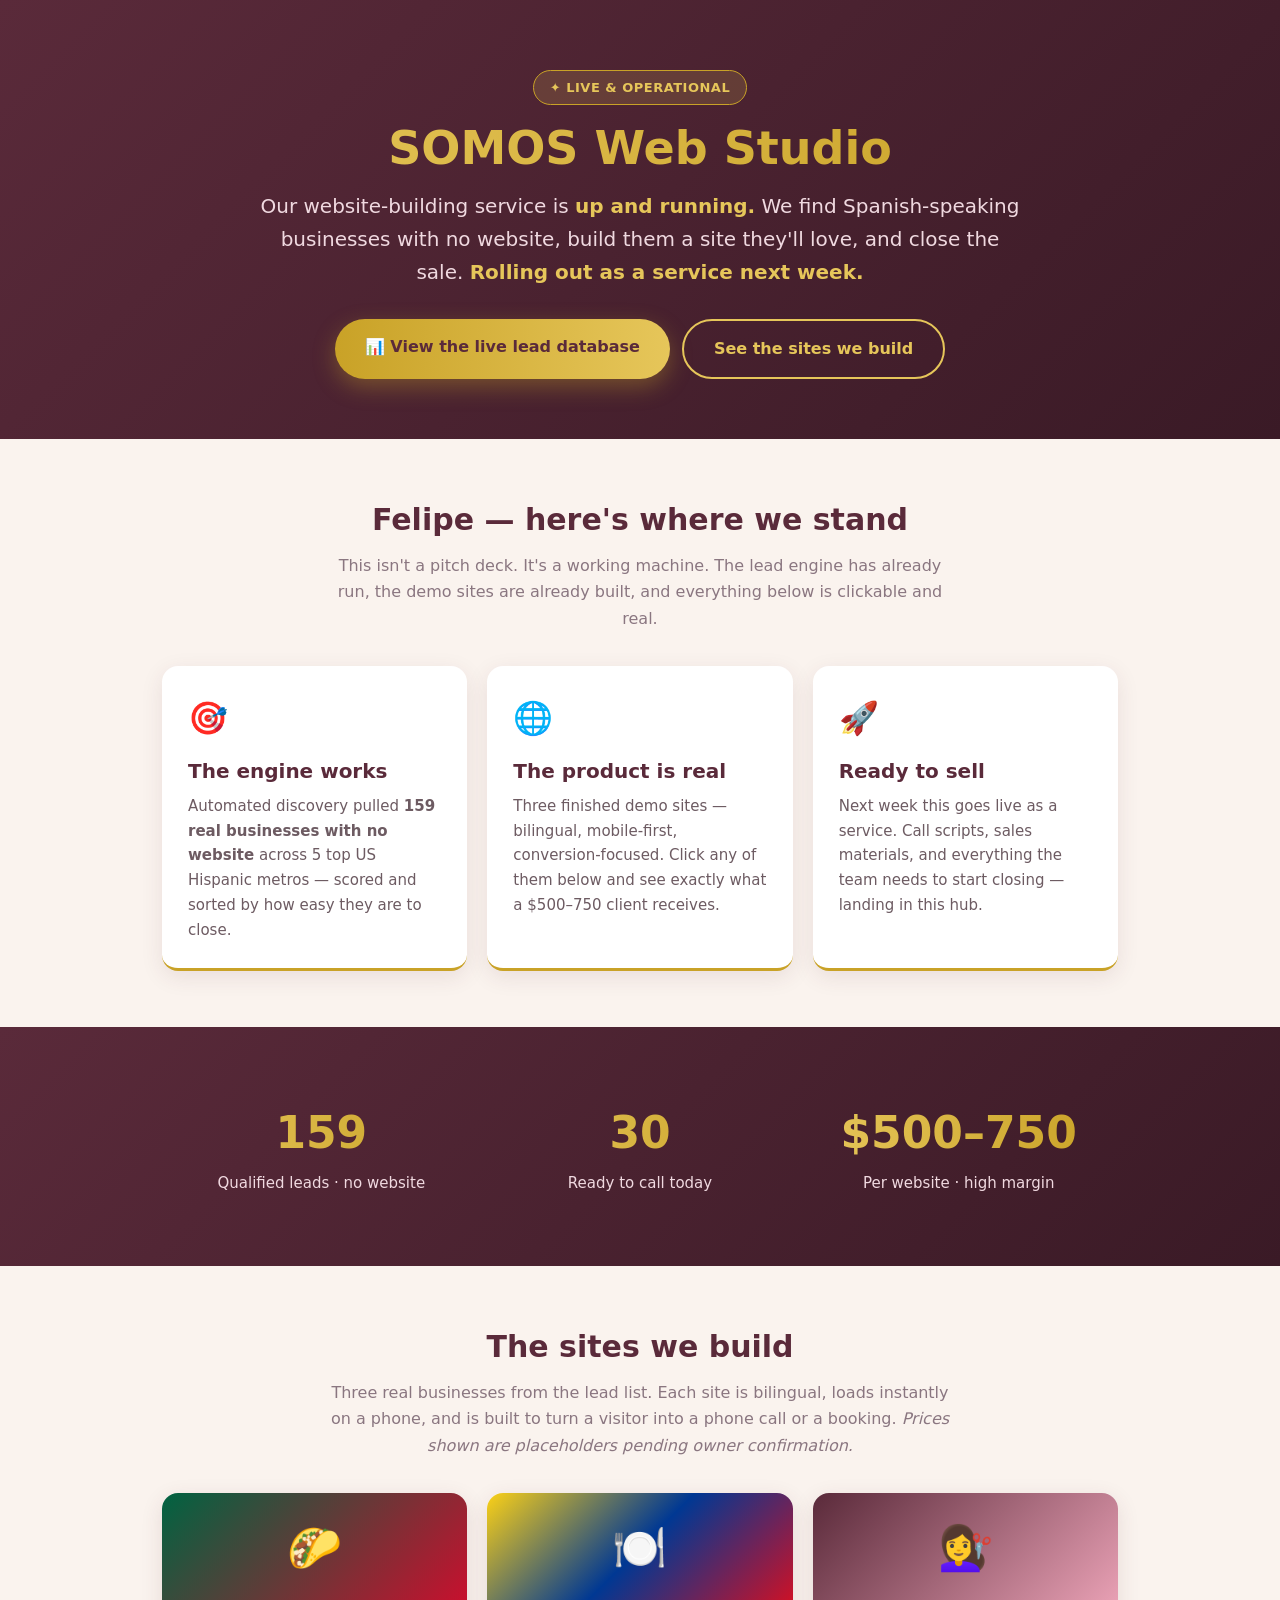
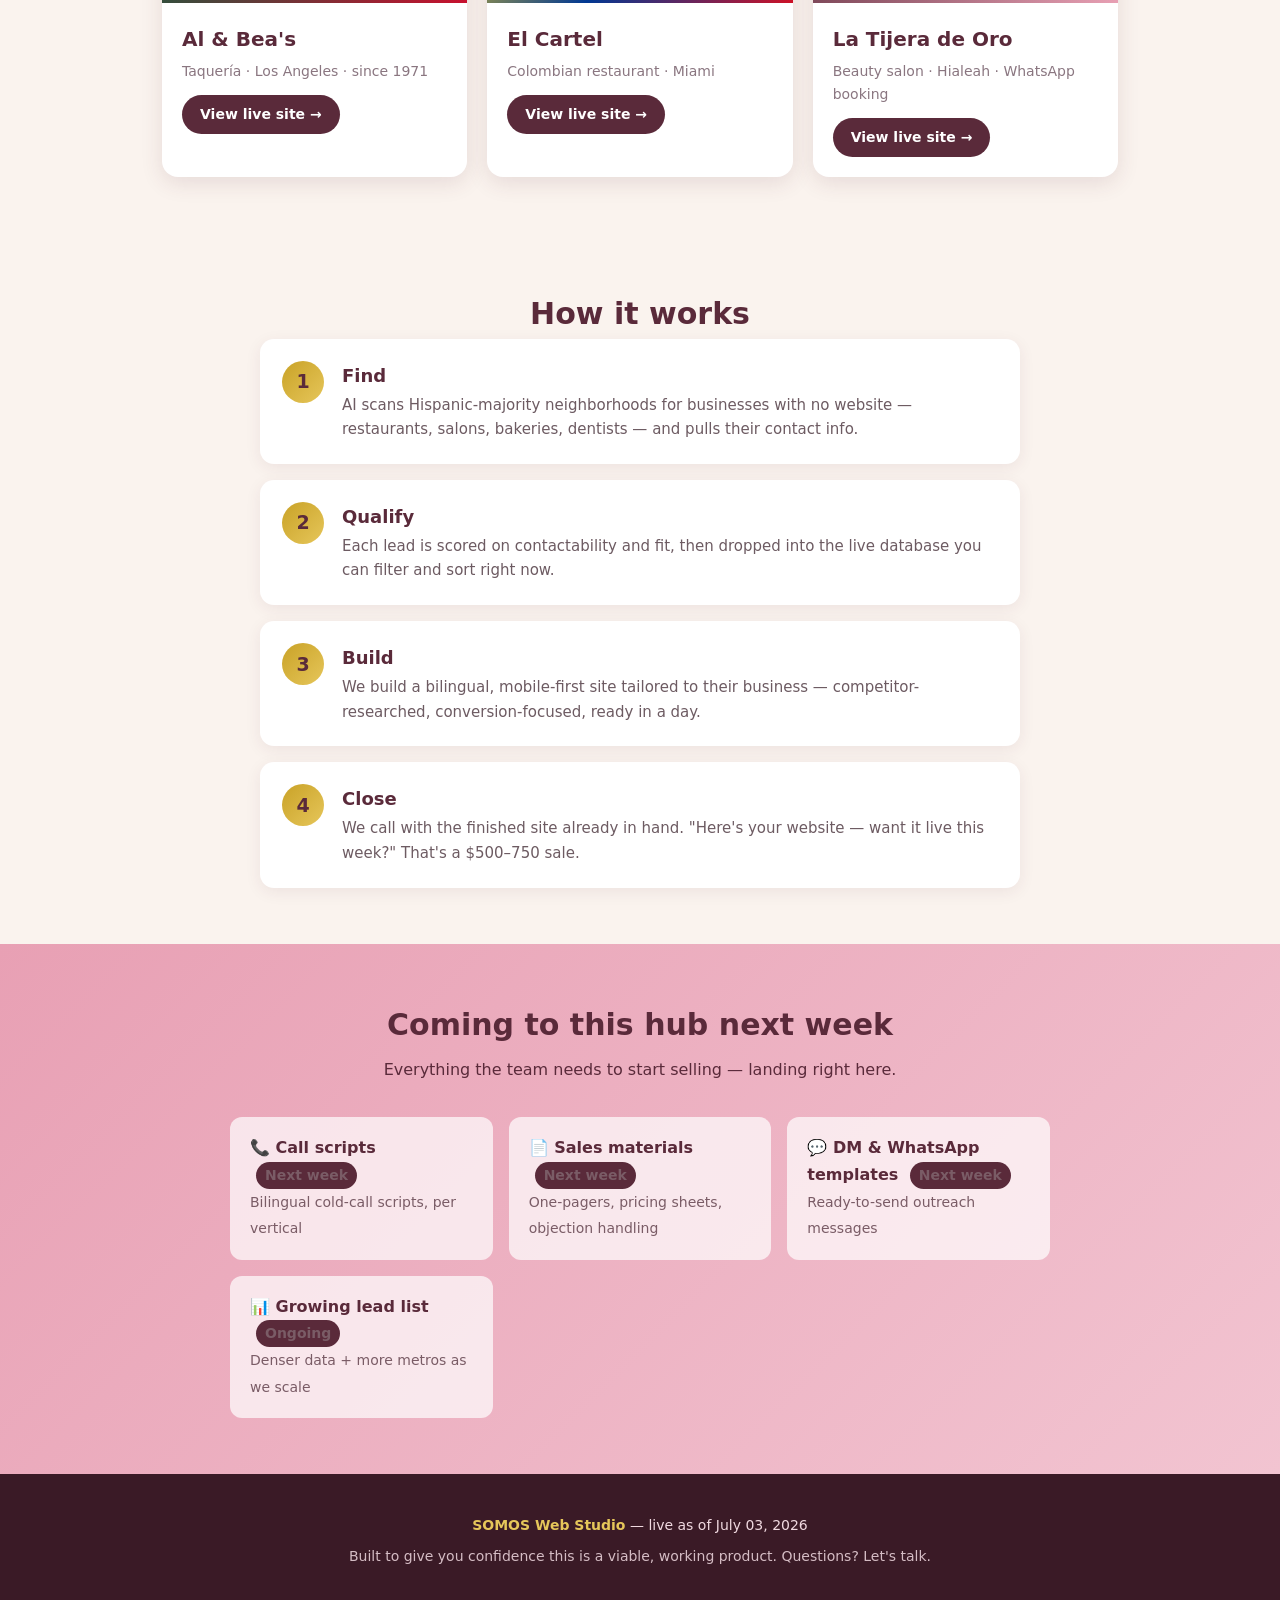
<file: index.html>
<!DOCTYPE html>
<html lang="en">
<head>
<meta charset="UTF-8">
<meta name="viewport" content="width=device-width, initial-scale=1.0">
<title>SOMOS Web Studio — Live &amp; Ready</title>
<style>

  :root{--oro:#c9a227;--oro2:#e6c65a;--rosa:#e8a0b4;--wine:#5a2a3a;--wine2:#3a1a26;--nude:#faf3ee;--ink:#2b2126;--line:#ece0d8;--green:#25d366}
  *{margin:0;padding:0;box-sizing:border-box}
  body{font-family:'Segoe UI',system-ui,-apple-system,sans-serif;color:var(--ink);background:var(--nude);line-height:1.65}
  a{color:inherit}
  .wrap{max-width:1000px;margin:0 auto;padding:0 22px}

  header{background:linear-gradient(135deg,var(--wine),var(--wine2));color:#fff;text-align:center;padding:70px 20px 60px}
  .badge{display:inline-block;background:rgba(230,198,90,.16);border:1px solid var(--oro);color:var(--oro2);font-size:13px;font-weight:700;padding:6px 16px;border-radius:30px;letter-spacing:.5px;text-transform:uppercase;margin-bottom:18px}
  header h1{font-size:46px;font-weight:800;background:linear-gradient(90deg,var(--oro2),var(--oro));-webkit-background-clip:text;background-clip:text;-webkit-text-fill-color:transparent;line-height:1.1}
  header .sub{font-size:20px;color:#f0d9e0;max-width:60ch;margin:16px auto 0}
  header .sub b{color:var(--oro2)}
  .cta{margin-top:30px;display:flex;gap:12px;justify-content:center;flex-wrap:wrap}
  .btn{display:inline-block;padding:15px 30px;border-radius:40px;text-decoration:none;font-weight:800;font-size:16px}
  .btn-gold{background:linear-gradient(90deg,var(--oro),var(--oro2));color:var(--wine);box-shadow:0 8px 22px rgba(201,162,39,.35)}
  .btn-ghost{background:transparent;border:2px solid var(--oro2);color:var(--oro2)}
  section{padding:56px 0}
  h2{font-size:30px;color:var(--wine);font-weight:800;text-align:center}
  .lead{text-align:center;color:#8a7680;max-width:62ch;margin:8px auto 34px;font-size:16px}
  .grid3{display:grid;grid-template-columns:repeat(auto-fit,minmax(260px,1fr));gap:20px}
  .card{background:#fff;border-radius:16px;padding:26px;box-shadow:0 6px 22px rgba(90,42,58,.1);border-bottom:3px solid var(--oro)}
  .card .ico{font-size:32px}
  .card h3{color:var(--wine);font-size:20px;margin:10px 0 6px}
  .card p{font-size:15px;color:#6d5b62}
  .stats{background:linear-gradient(135deg,var(--wine),var(--wine2));color:#fff}
  .stats .grid3{gap:0}
  .statcell{text-align:center;padding:14px}
  .statcell b{display:block;font-size:44px;font-weight:800;background:linear-gradient(90deg,var(--oro2),var(--oro));-webkit-background-clip:text;background-clip:text;-webkit-text-fill-color:transparent}
  .statcell span{color:#f0d9e0;font-size:15px}
  .demos{display:grid;grid-template-columns:repeat(auto-fit,minmax(280px,1fr));gap:20px}
  .demo{background:#fff;border-radius:16px;overflow:hidden;box-shadow:0 6px 22px rgba(90,42,58,.12);text-decoration:none;transition:transform .14s;display:block}
  .demo:hover{transform:translateY(-5px)}
  .demo .top{height:110px;display:flex;align-items:center;justify-content:center;font-size:44px}
  .d1 .top{background:linear-gradient(135deg,#006341,#c8102e)}
  .d2 .top{background:linear-gradient(135deg,#fcd116,#003893,#ce1126)}
  .d3 .top{background:linear-gradient(135deg,var(--wine),var(--rosa))}
  .demo .body{padding:20px}
  .demo h3{color:var(--wine);font-size:20px}
  .demo p{color:#8a7680;font-size:14px;margin:4px 0 12px}
  .demo .go{display:inline-block;background:var(--wine);color:#fff;padding:8px 18px;border-radius:30px;font-size:14px;font-weight:700}
  .steps{max-width:760px;margin:0 auto;display:flex;flex-direction:column;gap:16px}
  .step{display:flex;gap:18px;align-items:flex-start;background:#fff;border-radius:14px;padding:22px;box-shadow:0 4px 16px rgba(90,42,58,.08)}
  .step .n{flex:none;width:42px;height:42px;border-radius:50%;background:linear-gradient(135deg,var(--oro),var(--oro2));color:var(--wine);font-weight:800;font-size:19px;display:flex;align-items:center;justify-content:center}
  .step h3{color:var(--wine);font-size:18px;margin-bottom:2px}
  .step p{color:#6d5b62;font-size:15px}
  .kit{background:linear-gradient(135deg,var(--rosa),#f2c4d1)}
  .kit h2{color:var(--wine)}
  .kitgrid{display:grid;grid-template-columns:repeat(auto-fit,minmax(220px,1fr));gap:16px;max-width:820px;margin:0 auto}
  .kititem{background:rgba(255,255,255,.7);border-radius:12px;padding:18px 20px}
  .kititem b{color:var(--wine);display:block;font-size:16px}
  .kititem span{color:#7a5c66;font-size:14px}
  .soon{display:inline-block;background:var(--wine);color:var(--oro2);font-size:11px;font-weight:700;padding:2px 9px;border-radius:20px;margin-left:6px;vertical-align:middle}
  footer{background:var(--wine2);color:#f0d9e0;text-align:center;padding:40px 20px;font-size:14px}
  footer b{color:var(--oro2)}
  @media(max-width:640px){header h1{font-size:34px}.statcell b{font-size:34px}}
</style>
</head>
<body>
<header>
  <div class="wrap">
    <div class="badge">✦ Live &amp; operational</div>
    <h1>SOMOS Web Studio</h1>
    <p class="sub">Our website-building service is <b>up and running.</b> We find Spanish-speaking businesses with no website, build them a site they'll love, and close the sale. <b>Rolling out as a service next week.</b></p>
    <div class="cta">
      <a class="btn btn-gold" href="leads.html">📊 View the live lead database</a>
      <a class="btn btn-ghost" href="#demos">See the sites we build</a>
    </div>
  </div>
</header>

<section>
  <div class="wrap">
    <h2>Felipe — here's where we stand</h2>
    <p class="lead">This isn't a pitch deck. It's a working machine. The lead engine has already run, the demo sites are already built, and everything below is clickable and real.</p>
    <div class="grid3">
      <div class="card"><div class="ico">🎯</div><h3>The engine works</h3><p>Automated discovery pulled <b>159 real businesses with no website</b> across 5 top US Hispanic metros — scored and sorted by how easy they are to close.</p></div>
      <div class="card"><div class="ico">🌐</div><h3>The product is real</h3><p>Three finished demo sites — bilingual, mobile-first, conversion-focused. Click any of them below and see exactly what a $500–750 client receives.</p></div>
      <div class="card"><div class="ico">🚀</div><h3>Ready to sell</h3><p>Next week this goes live as a service. Call scripts, sales materials, and everything the team needs to start closing — landing in this hub.</p></div>
    </div>
  </div>
</section>

<section class="stats">
  <div class="wrap">
    <div class="grid3">
      <div class="statcell"><b>159</b><span>Qualified leads · no website</span></div>
      <div class="statcell"><b>30</b><span>Ready to call today</span></div>
      <div class="statcell"><b>$500–750</b><span>Per website · high margin</span></div>
    </div>
  </div>
</section>

<section id="demos">
  <div class="wrap">
    <h2>The sites we build</h2>
    <p class="lead">Three real businesses from the lead list. Each site is bilingual, loads instantly on a phone, and is built to turn a visitor into a phone call or a booking. <em>Prices shown are placeholders pending owner confirmation.</em></p>
    <div class="demos">
      <a class="demo d1" href="sites/al-and-beas/" target="_blank"><div class="top">🌮</div><div class="body"><h3>Al &amp; Bea's</h3><p>Taquería · Los Angeles · since 1971</p><span class="go">View live site →</span></div></a>
      <a class="demo d2" href="sites/el-cartel/" target="_blank"><div class="top">🍽️</div><div class="body"><h3>El Cartel</h3><p>Colombian restaurant · Miami</p><span class="go">View live site →</span></div></a>
      <a class="demo d3" href="sites/la-tijera-de-oro/" target="_blank"><div class="top">💇‍♀️</div><div class="body"><h3>La Tijera de Oro</h3><p>Beauty salon · Hialeah · WhatsApp booking</p><span class="go">View live site →</span></div></a>
    </div>
  </div>
</section>

<section>
  <div class="wrap">
    <h2>How it works</h2>
    <div class="steps">
      <div class="step"><div class="n">1</div><div><h3>Find</h3><p>AI scans Hispanic-majority neighborhoods for businesses with no website — restaurants, salons, bakeries, dentists — and pulls their contact info.</p></div></div>
      <div class="step"><div class="n">2</div><div><h3>Qualify</h3><p>Each lead is scored on contactability and fit, then dropped into the live database you can filter and sort right now.</p></div></div>
      <div class="step"><div class="n">3</div><div><h3>Build</h3><p>We build a bilingual, mobile-first site tailored to their business — competitor-researched, conversion-focused, ready in a day.</p></div></div>
      <div class="step"><div class="n">4</div><div><h3>Close</h3><p>We call with the finished site already in hand. "Here's your website — want it live this week?" That's a $500–750 sale.</p></div></div>
    </div>
  </div>
</section>

<section class="kit">
  <div class="wrap">
    <h2>Coming to this hub next week</h2>
    <p class="lead" style="color:var(--wine)">Everything the team needs to start selling — landing right here.</p>
    <div class="kitgrid">
      <div class="kititem"><b>📞 Call scripts <span class="soon">Next week</span></b><span>Bilingual cold-call scripts, per vertical</span></div>
      <div class="kititem"><b>📄 Sales materials <span class="soon">Next week</span></b><span>One-pagers, pricing sheets, objection handling</span></div>
      <div class="kititem"><b>💬 DM &amp; WhatsApp templates <span class="soon">Next week</span></b><span>Ready-to-send outreach messages</span></div>
      <div class="kititem"><b>📊 Growing lead list <span class="soon">Ongoing</span></b><span>Denser data + more metros as we scale</span></div>
    </div>
  </div>
</section>

<footer>
  <p><b>SOMOS Web Studio</b> — live as of July 03, 2026</p>
  <p style="margin-top:8px;opacity:.85">Built to give you confidence this is a viable, working product. Questions? Let's talk.</p>
</footer>
</body>
</html>
</file>
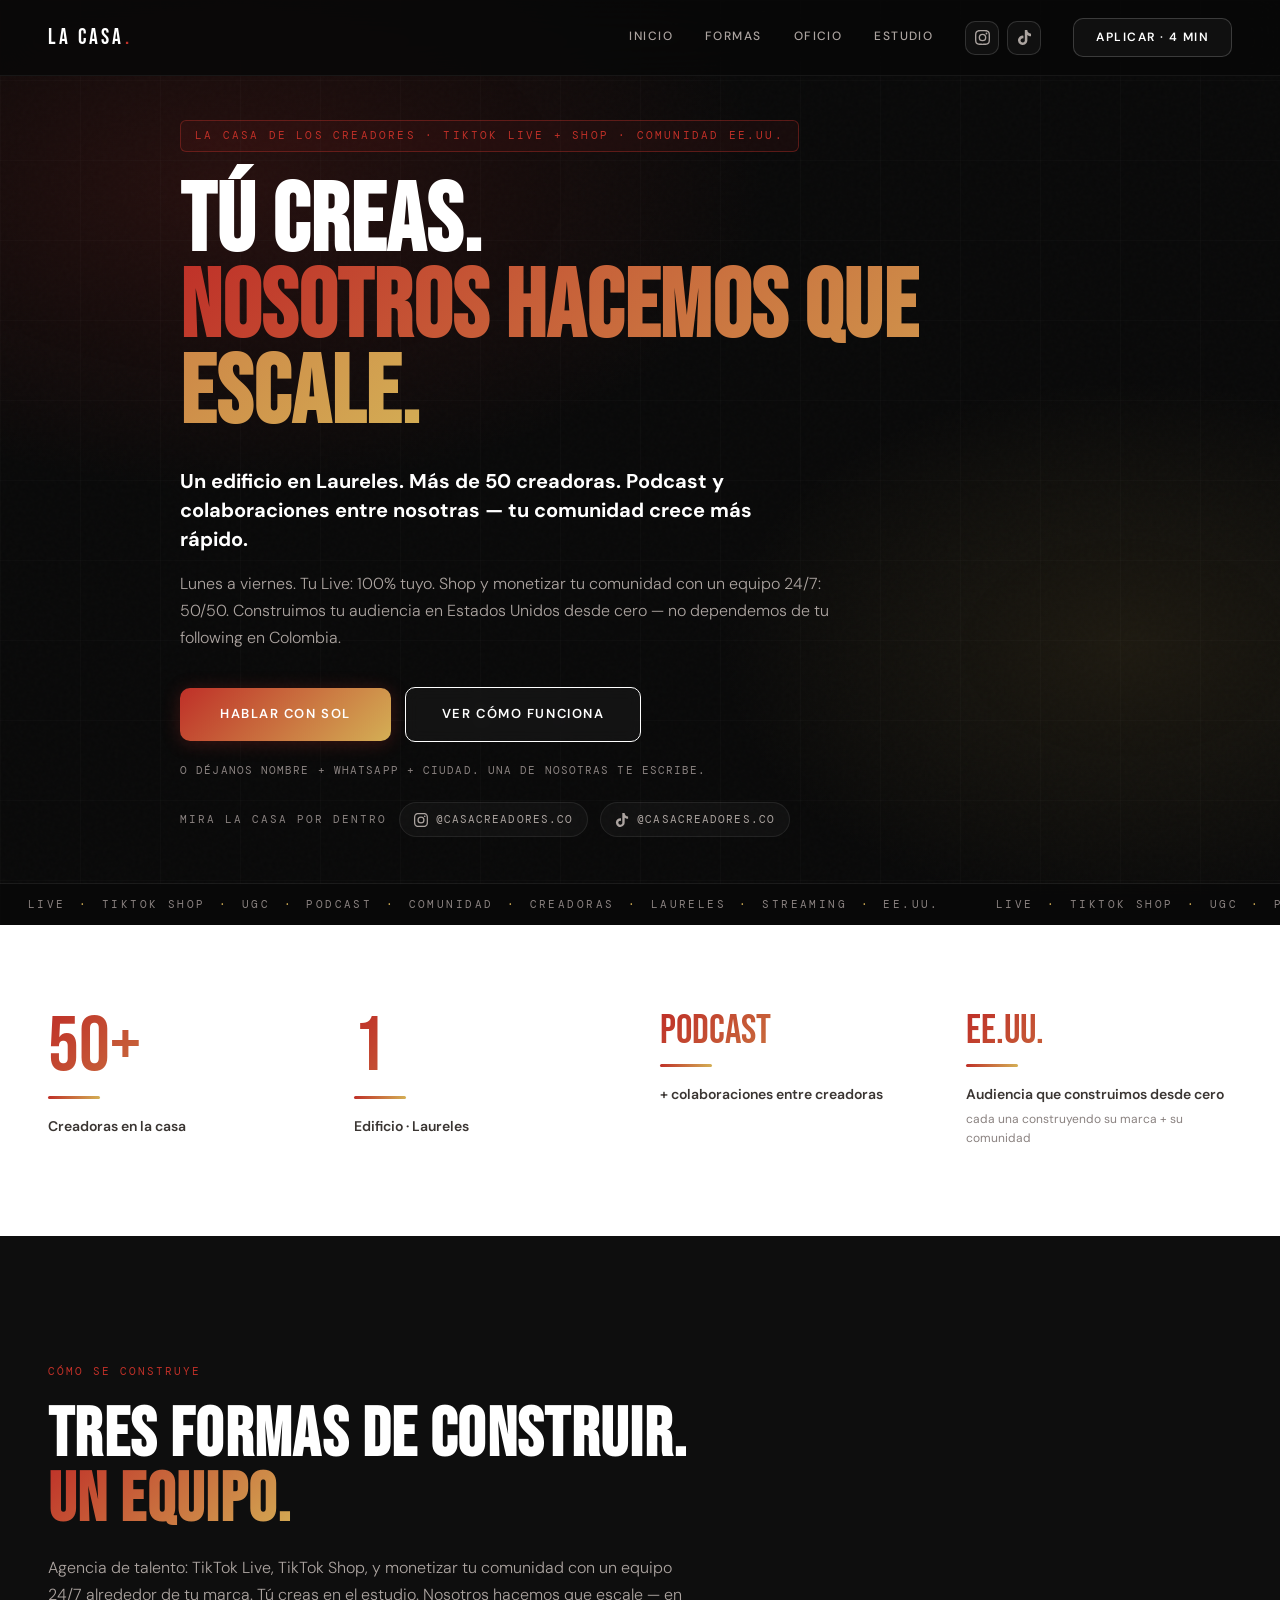
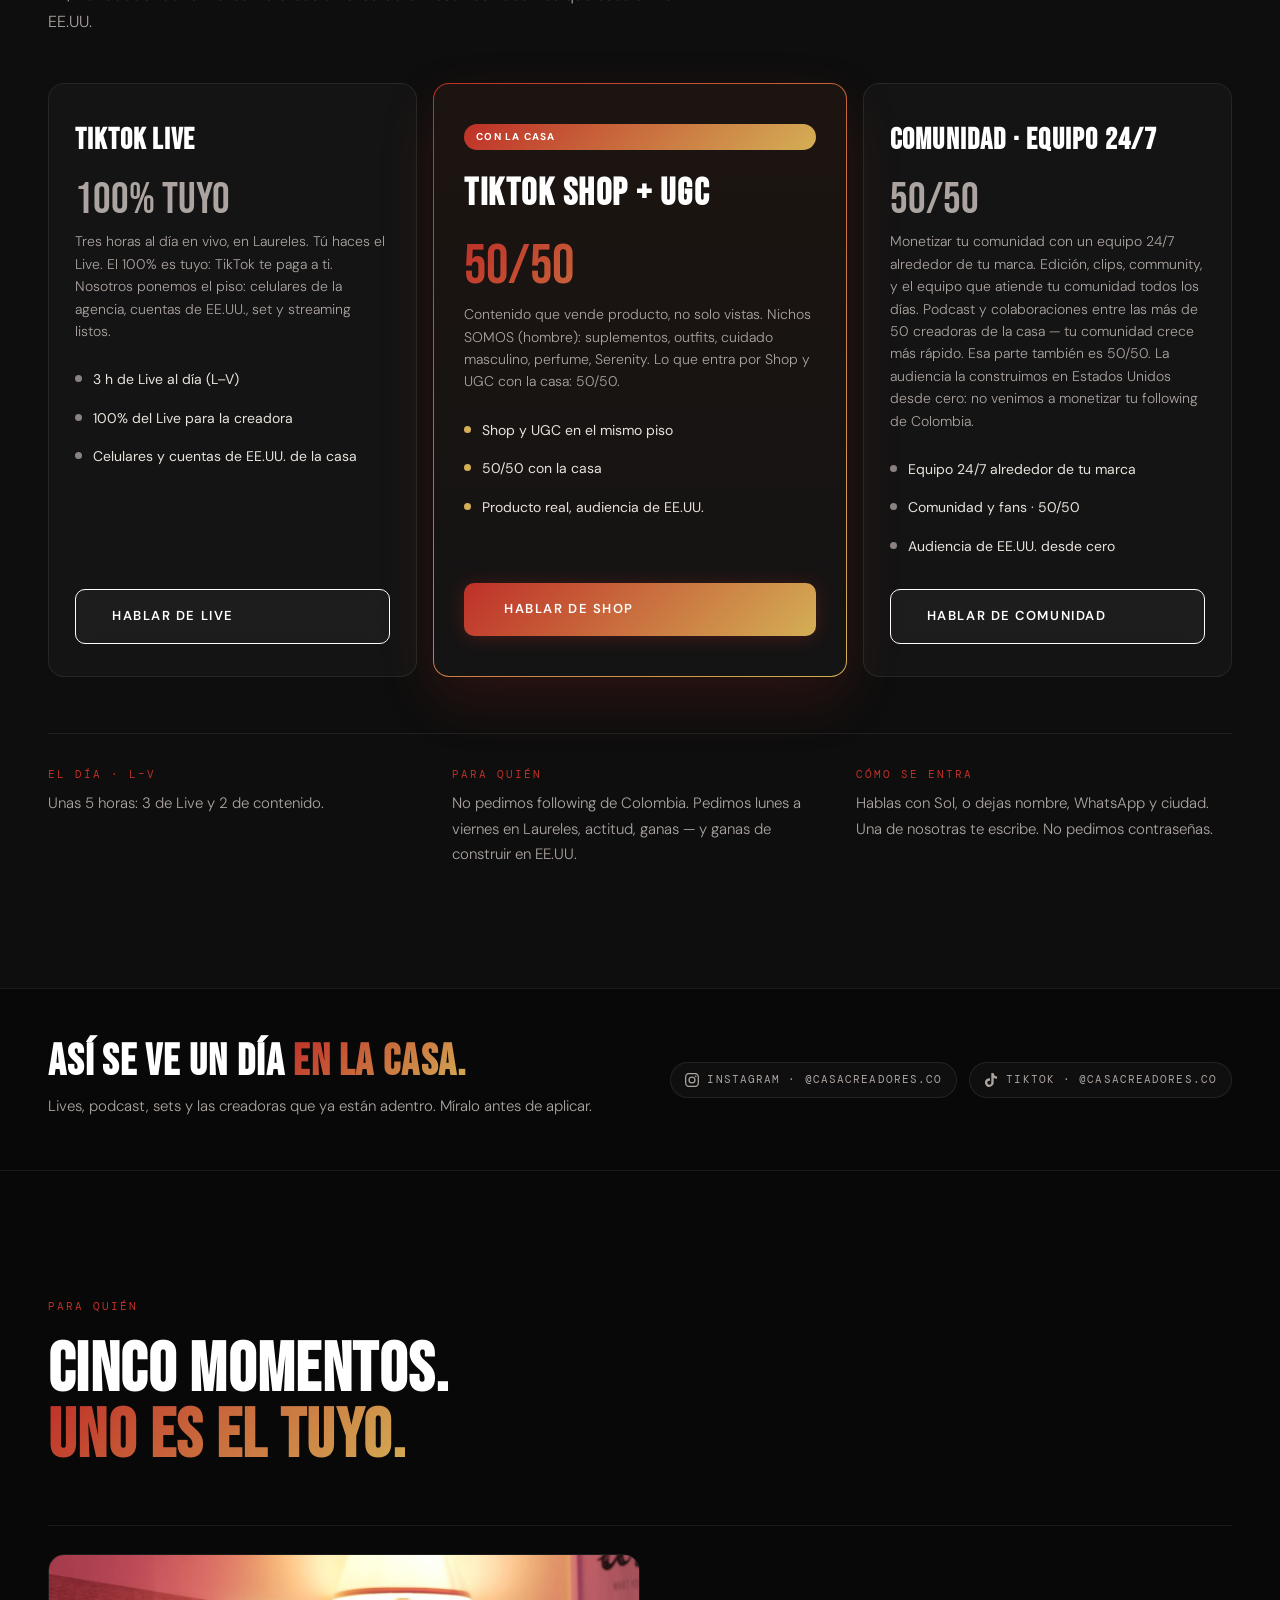
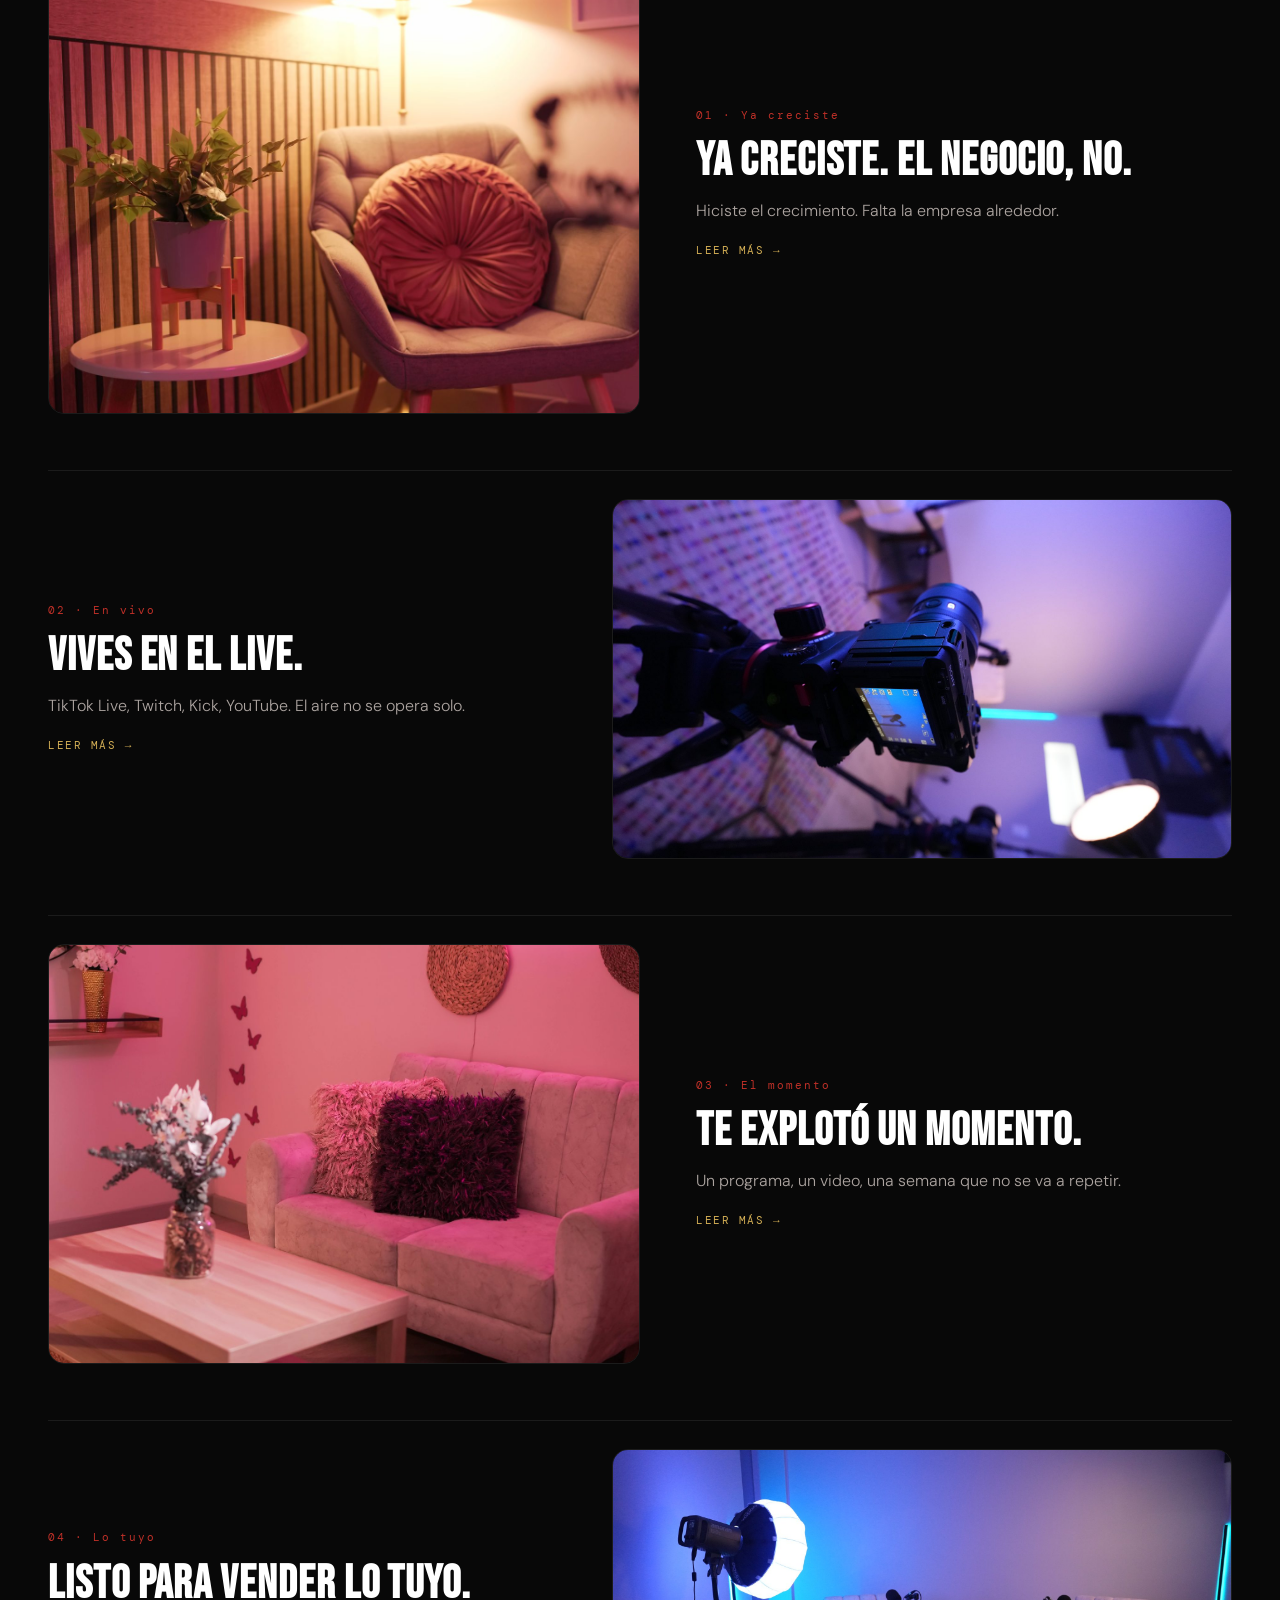
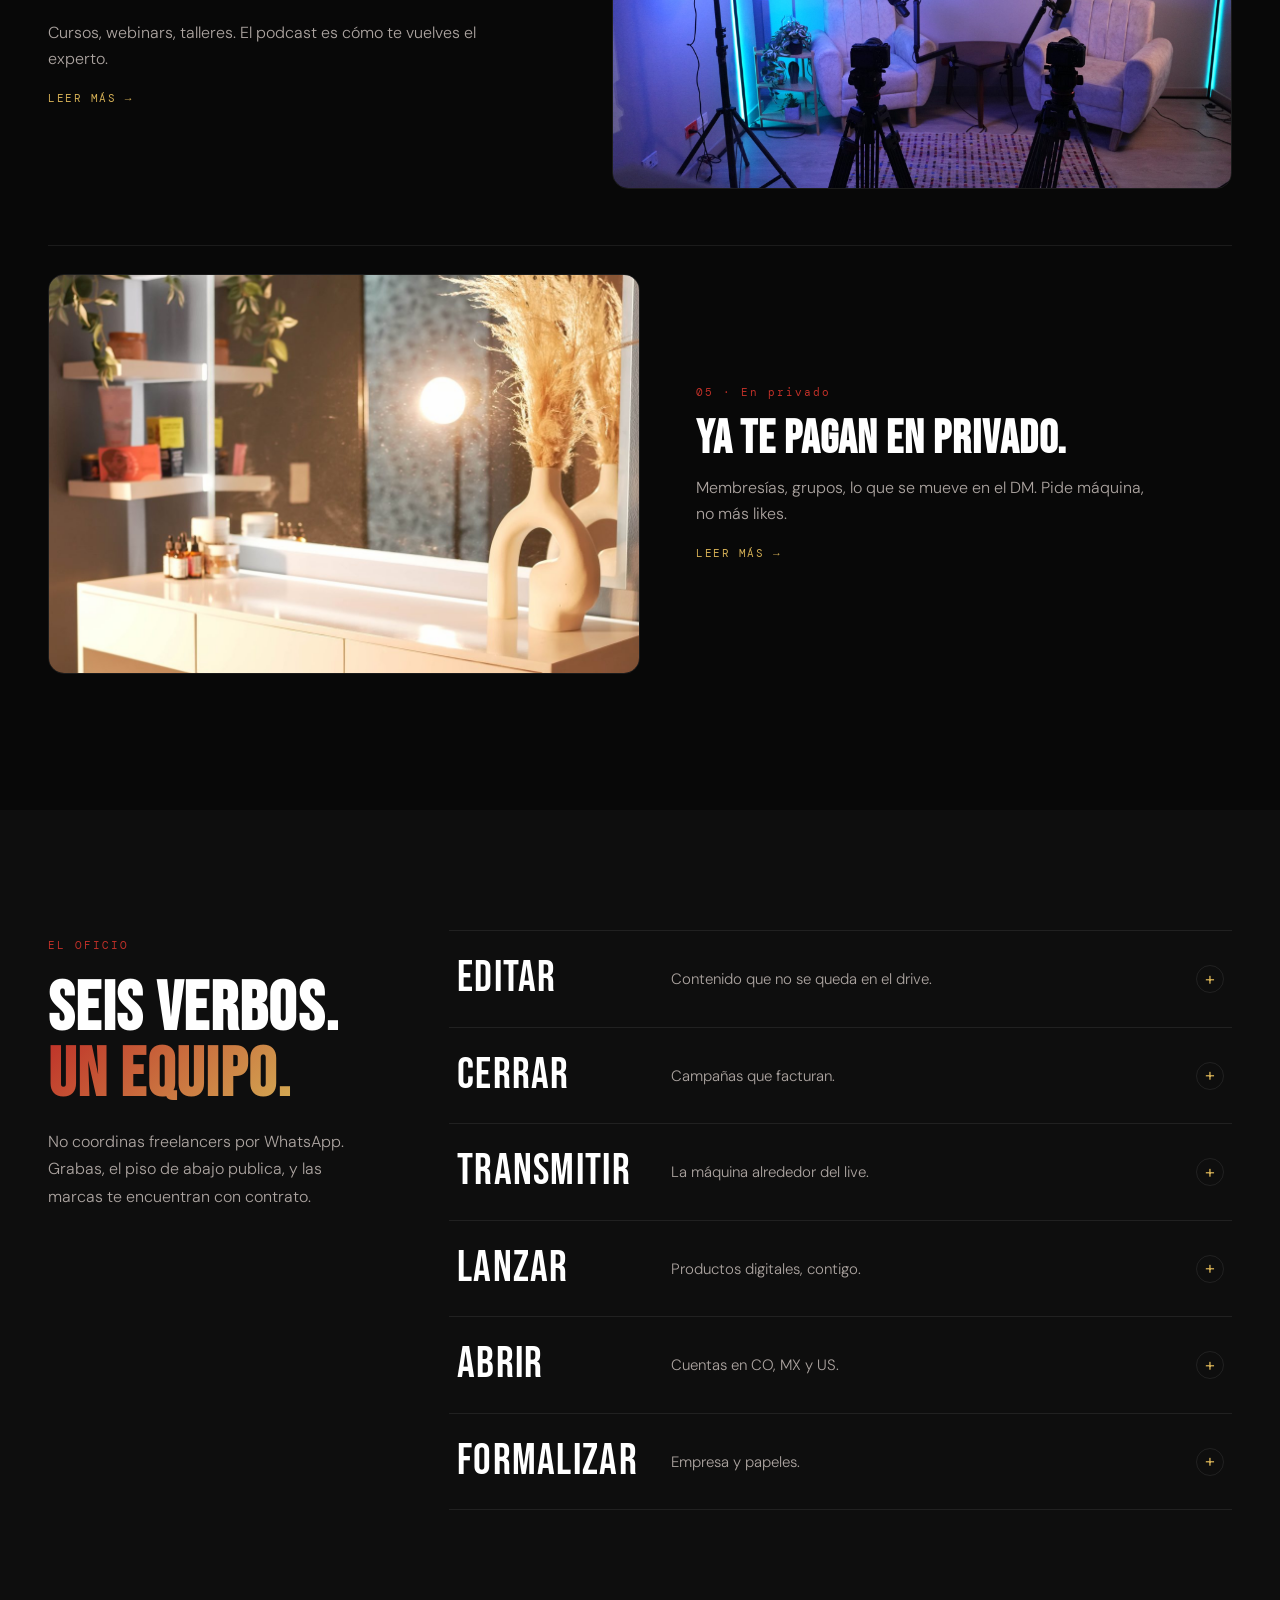
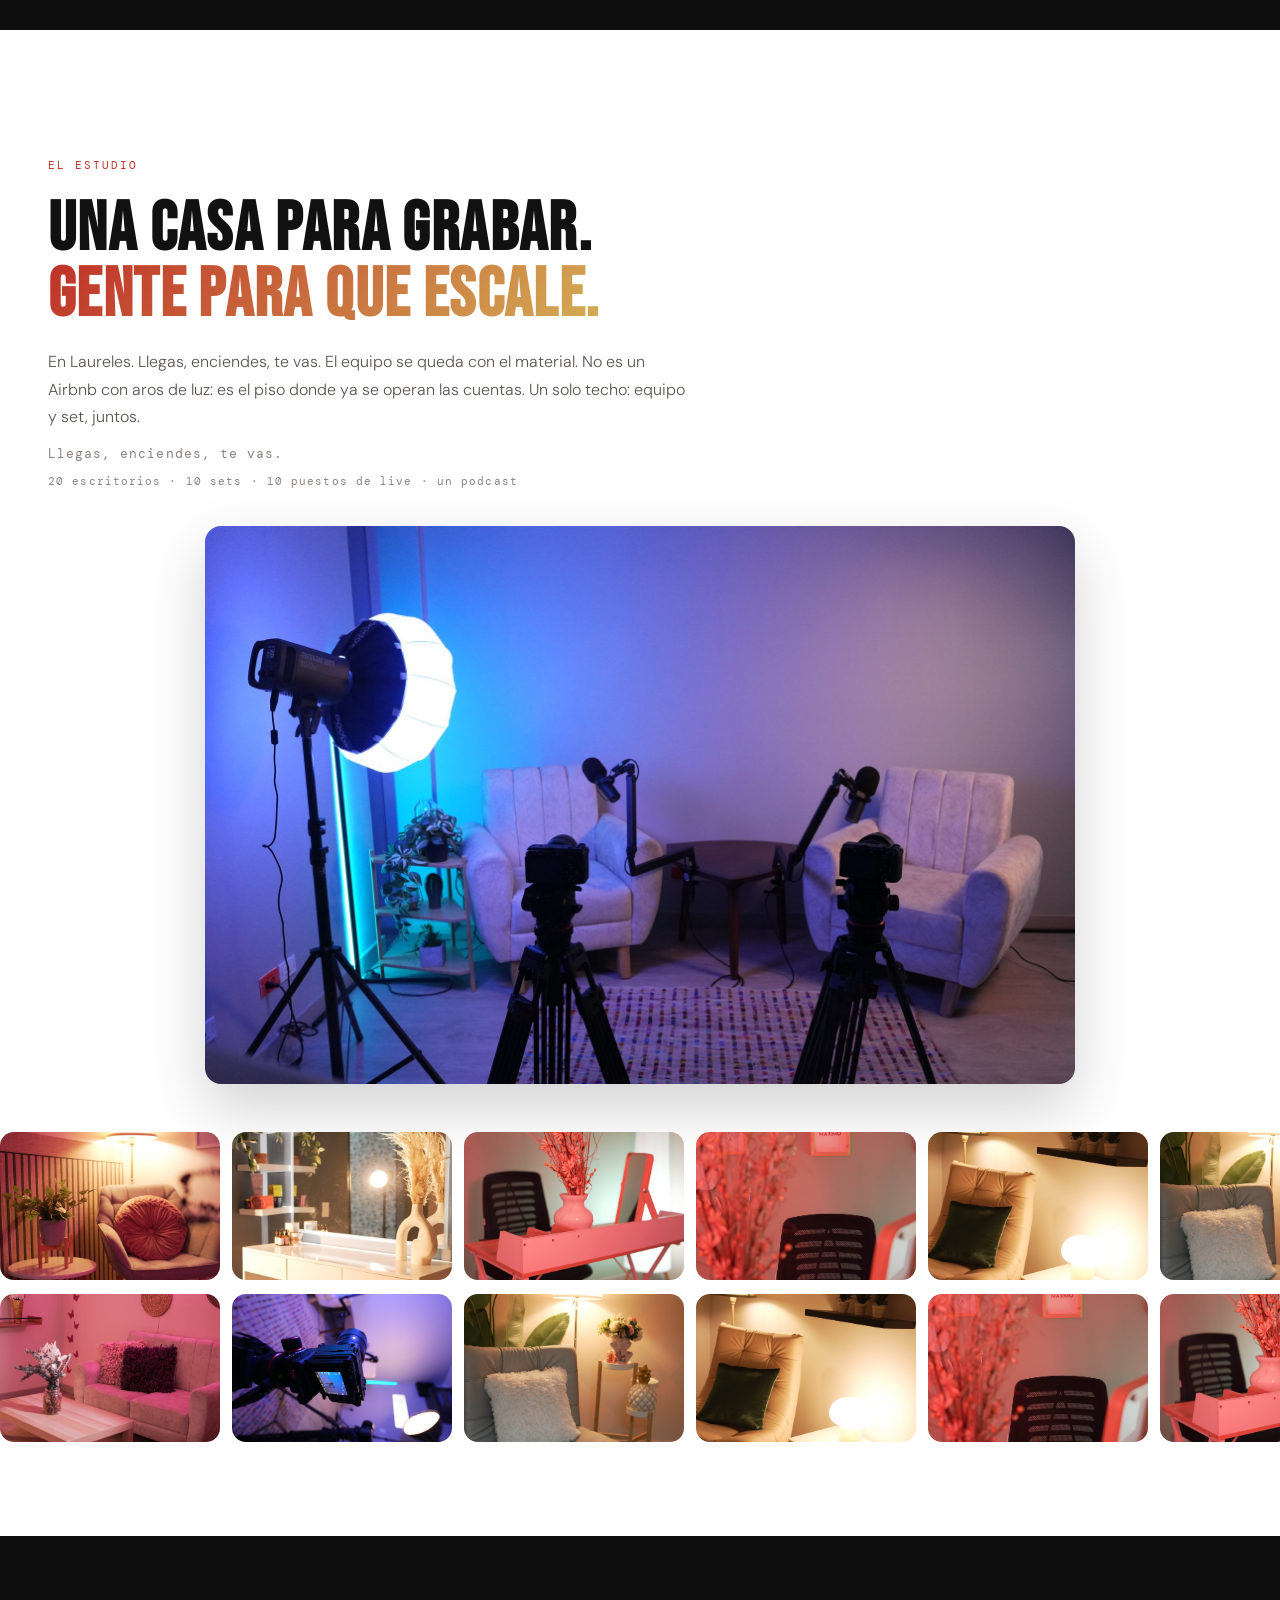
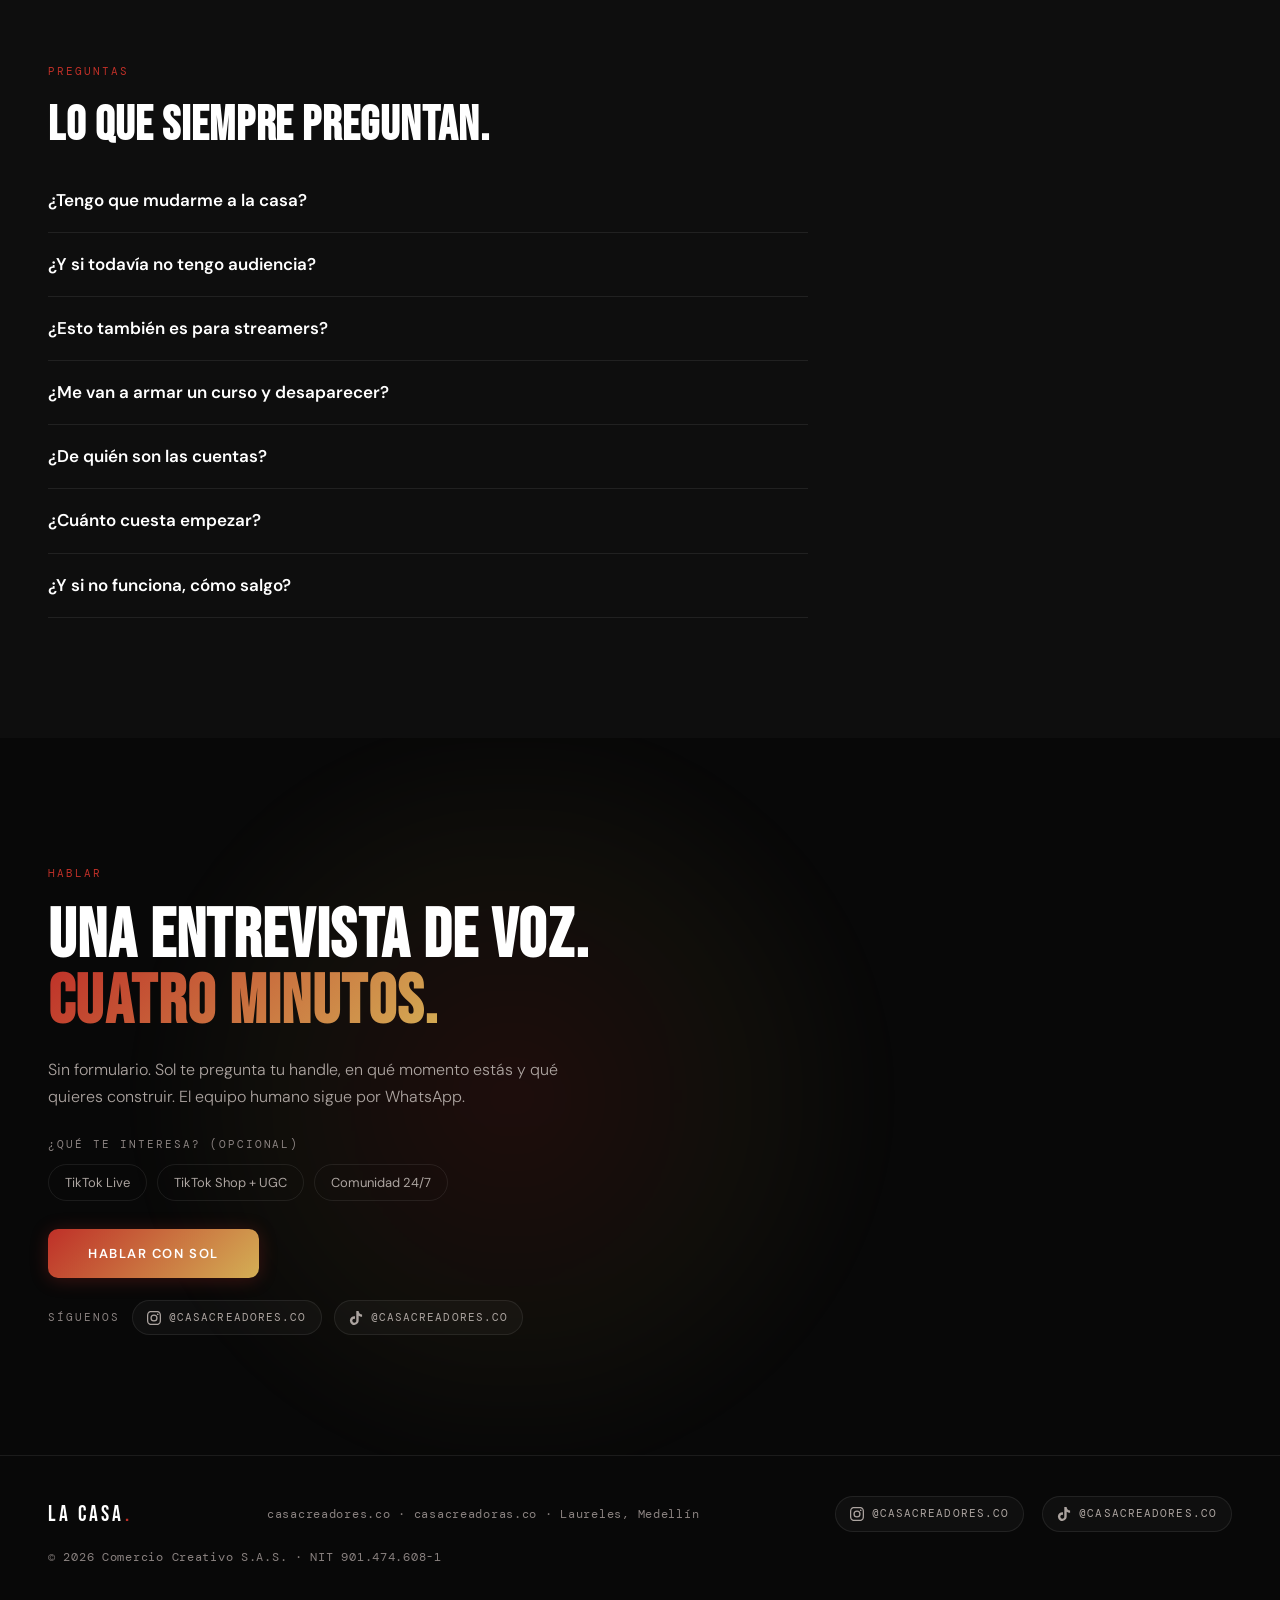
<file: casacreadores/web/index.html>
<!DOCTYPE html>
<html lang="es">
<head>
<meta charset="UTF-8">
<meta name="viewport" content="width=device-width, initial-scale=1.0">
<title>La Casa de los Creadores · Comercio Creativo</title>
<meta name="description" content="Agencia de talento en Laureles, Medellín. Más de 50 creadoras, un solo edificio. TikTok Live: el 100% es tuyo. TikTok Shop, UGC y monetizar tu comunidad con un equipo 24/7: 50/50. Construimos tu audiencia en Estados Unidos desde cero.">
<meta property="og:title" content="La Casa de los Creadores · Comercio Creativo">
<meta property="og:description" content="TikTok Live: el 100% es tuyo. Shop, UGC y comunidad con equipo 24/7: 50/50. Audiencia de EE.UU. desde cero. Más de 50 creadoras en un edificio de Laureles.">
<meta property="og:type" content="website">
<meta property="og:url" content="https://casacreadores.co/">
<meta property="og:site_name" content="La Casa de los Creadores">
<link rel="canonical" href="https://casacreadores.co/">
<link rel="preconnect" href="https://fonts.googleapis.com">
<link rel="preconnect" href="https://fonts.gstatic.com" crossorigin>
<link href="https://fonts.googleapis.com/css2?family=Bebas+Neue&family=DM+Sans:ital,wght@0,300;0,400;0,500;0,700;1,400&family=DM+Mono:wght@400;500&display=swap" rel="stylesheet">
<style>
:root{
  --bg:#080808;--bg2:#0E0E0E;--bg3:#141414;
  --coral:#BF3028;--coral-dim:rgba(191,48,40,.12);
  --gold:#D4AF55;--blue:#1A8FE3;
  --white:#fff;--gray:#ACA4A0;--muted:#8A8280;
  --border:rgba(255,255,255,.08);
  --ease-btn:cubic-bezier(.25,.46,.45,.94);
  --ease-card:cubic-bezier(.23,1,.32,1);
}
*,*::before,*::after{box-sizing:border-box;margin:0;padding:0}
html{scroll-behavior:smooth}
body{background:var(--bg);color:var(--white);font-family:'DM Sans',sans-serif;font-size:17px;line-height:1.6;overflow-x:hidden;-webkit-font-smoothing:antialiased}
::selection{background:var(--coral);color:#fff}
img{max-width:100%;display:block}
a{color:inherit}
button{font-family:inherit}
.wrap{width:min(1280px,calc(100% - 96px));margin:0 auto}
.section-label{display:inline-block;font-family:'DM Mono',monospace;font-size:11px;letter-spacing:.18em;color:var(--coral);text-transform:uppercase;margin-bottom:22px}
.section-headline{font-family:'Bebas Neue',sans-serif;font-size:clamp(44px,5.4vw,76px);line-height:.95;letter-spacing:.02em;margin-bottom:20px}
.section-headline em{font-style:normal;background:linear-gradient(135deg,#BF3028,#D4AF55);-webkit-background-clip:text;-webkit-text-fill-color:transparent;background-clip:text}
.lede{color:var(--gray);font-size:16px;line-height:1.7;max-width:40em;font-weight:300}
section{padding:120px 0}

nav{position:fixed;top:0;left:0;right:0;z-index:100;padding:18px 48px;display:flex;justify-content:space-between;align-items:center;background:rgba(8,8,8,.82);backdrop-filter:blur(18px);-webkit-backdrop-filter:blur(18px);border-bottom:1px solid rgba(255,255,255,.06)}
.nav-logo{font-family:'Bebas Neue',sans-serif;font-size:22px;letter-spacing:.14em;color:var(--white);text-decoration:none}
.nav-logo span{color:var(--coral)}
.nav-links{display:flex;gap:32px;align-items:center}
.nav-link{font-size:12px;font-weight:500;letter-spacing:.12em;color:var(--gray);text-decoration:none;text-transform:uppercase;padding-bottom:2px;border-bottom:1px solid transparent;transition:color .25s,border-color .25s}
.nav-link:hover{color:var(--white);border-bottom-color:var(--coral)}
.nav-cta{color:var(--white);border:1px solid rgba(255,255,255,.18);padding:9px 22px;border-radius:10px;font-size:12px;font-weight:600;letter-spacing:.12em;text-transform:uppercase;text-decoration:none;background:rgba(255,255,255,.04);transition:all .3s var(--ease-btn)}
.nav-cta:hover{border-color:var(--coral);background:rgba(191,48,40,.1);transform:translateY(-2px);box-shadow:0 4px 20px rgba(191,48,40,.22)}
.nav-hamburger{display:none;flex-direction:column;justify-content:center;gap:5px;width:32px;height:32px;cursor:pointer;background:none;border:none;padding:4px;z-index:110}
.nav-hamburger span{display:block;width:100%;height:2px;background:var(--white);border-radius:2px;transition:all .3s;transform-origin:center}
.nav-hamburger.is-open span:nth-child(1){transform:translateY(7px) rotate(45deg)}
.nav-hamburger.is-open span:nth-child(2){opacity:0;transform:scaleX(0)}
.nav-hamburger.is-open span:nth-child(3){transform:translateY(-7px) rotate(-45deg)}
.nav-mobile{position:fixed;inset:0;z-index:99;background:rgba(8,8,8,.97);backdrop-filter:blur(24px);display:flex;flex-direction:column;align-items:center;justify-content:center;opacity:0;visibility:hidden;transform:translateY(-8px);transition:opacity .35s,transform .35s,visibility 0s .35s;pointer-events:none}
.nav-mobile.is-open{opacity:1;visibility:visible;transform:none;pointer-events:auto;transition:opacity .35s,transform .35s}
.nav-mobile-label{font-family:'DM Mono',monospace;font-size:10px;letter-spacing:.18em;text-transform:uppercase;color:var(--muted);margin-bottom:24px}
.nav-mobile a{font-family:'Bebas Neue',sans-serif;font-size:42px;letter-spacing:.06em;color:var(--white);text-decoration:none;padding:12px 0;transition:color .25s}
.nav-mobile a:hover{color:var(--coral)}
.nav-mobile .nav-mobile-cta{margin-top:28px;font-family:'DM Sans',sans-serif;font-size:13px;font-weight:600;letter-spacing:.12em;text-transform:uppercase;padding:14px 40px;border:1px solid rgba(255,255,255,.18);border-radius:10px;background:rgba(255,255,255,.04)}

#inicio{min-height:100vh;display:flex;flex-direction:column;justify-content:center;position:relative;padding:120px 0 88px;overflow:hidden;background:
  radial-gradient(ellipse 70% 55% at 18% 20%,rgba(191,48,40,.16),transparent 60%),
  radial-gradient(ellipse 55% 50% at 88% 70%,rgba(212,175,85,.1),transparent 58%),
  var(--bg)}
.hero-noise{position:absolute;inset:0;background-image:url("data:image/svg+xml,%3Csvg viewBox='0 0 256 256' xmlns='http://www.w3.org/2000/svg'%3E%3Cfilter id='n'%3E%3CfeTurbulence type='fractalNoise' baseFrequency='0.9' numOctaves='4' stitchTiles='stitch'/%3E%3C/filter%3E%3Crect width='100%25' height='100%25' filter='url(%23n)' opacity='0.04'/%3E%3C/svg%3E");opacity:.55;pointer-events:none}
.hero-grid{position:absolute;inset:0;background-image:linear-gradient(rgba(255,255,255,.015) 1px,transparent 1px),linear-gradient(90deg,rgba(255,255,255,.015) 1px,transparent 1px);background-size:80px 80px;pointer-events:none}
.hero-copy{position:relative;z-index:2;max-width:920px}
.hero-label{display:inline-block;font-family:'DM Mono',monospace;font-size:11px;letter-spacing:.2em;color:var(--coral);text-transform:uppercase;margin-bottom:28px;padding:6px 14px;border:1px solid rgba(191,48,40,.4);border-radius:6px;background:rgba(191,48,40,.08)}
.hero-headline{font-family:'Bebas Neue',sans-serif;font-size:clamp(56px,10vw,96px);line-height:.9;letter-spacing:.01em;margin-bottom:28px}
.hero-headline em{font-style:normal;background:linear-gradient(135deg,#BF3028,#D4AF55);-webkit-background-clip:text;-webkit-text-fill-color:transparent;background-clip:text}
.hero-sub{color:var(--white);font-size:clamp(17px,2vw,20px);font-weight:700;line-height:1.45;max-width:640px;margin-bottom:16px}
.hero-detail{color:var(--gray);font-size:16px;line-height:1.7;max-width:680px;margin-bottom:36px;font-weight:300}
.hero-btns{display:flex;align-items:center;gap:14px;flex-wrap:wrap}
.btn-coral{display:inline-block;background:linear-gradient(135deg,#BF3028,#D4AF55);color:var(--white);font-size:13px;font-weight:600;letter-spacing:.12em;text-transform:uppercase;padding:16px 40px;border-radius:10px;text-decoration:none;border:0;cursor:pointer;box-shadow:0 2px 18px rgba(191,48,40,.28);transition:all .35s var(--ease-btn)}
.btn-coral:hover{transform:translateY(-2px);box-shadow:0 10px 36px rgba(191,48,40,.38);filter:brightness(1.06)}
.btn-ghost{display:inline-block;color:var(--white);font-size:13px;font-weight:600;letter-spacing:.12em;text-transform:uppercase;padding:16px 36px;border:1px solid rgba(255,255,255,1);border-radius:10px;background:rgba(255,255,255,.04);backdrop-filter:blur(8px);text-decoration:none;cursor:pointer;transition:all .35s var(--ease-btn)}
.btn-ghost:hover{transform:translateY(-2px);border-color:rgba(212,175,85,.5);background:rgba(255,255,255,.07)}

.word-marq{position:absolute;left:0;right:0;bottom:0;z-index:3;border-top:1px solid var(--border);background:rgba(8,8,8,.55);backdrop-filter:blur(8px);overflow:hidden;padding:12px 0}
.word-track{display:flex;width:max-content;gap:0;animation:marquee 28s linear infinite}
.word-marq:hover .word-track{animation-play-state:paused}
.word-track span{font-family:'DM Mono',monospace;font-size:11px;letter-spacing:.22em;text-transform:uppercase;color:var(--muted);padding:0 28px;white-space:nowrap}
.word-track span i{font-style:normal;color:var(--gold);margin:0 4px}

.stats-bar{background:var(--white);padding:88px 48px;position:relative;overflow:hidden}
.stats-bar-inner{max-width:1280px;margin:0 auto;display:grid;grid-template-columns:repeat(4,1fr);gap:40px}
.stat-number{font-family:'Bebas Neue',sans-serif;font-size:clamp(52px,6vw,80px);line-height:.9;margin-bottom:14px;background:linear-gradient(135deg,#BF3028,#D4AF55);-webkit-background-clip:text;-webkit-text-fill-color:transparent;background-clip:text}
.stat-line{width:52px;height:3px;border-radius:2px;margin-bottom:16px;transform:scaleX(0);transform-origin:left;transition:transform .7s var(--ease-btn);background:linear-gradient(90deg,var(--coral),var(--gold))}
.stats-bar.is-counting .stat-line{transform:scaleX(1)}
.stat-item:nth-child(2) .stat-line{transition-delay:.12s}
.stat-item:nth-child(3) .stat-line{transition-delay:.24s}
.stat-item:nth-child(4) .stat-line{transition-delay:.36s}
.stat-label{font-size:14px;font-weight:600;color:#3a3532}
.stat-note{font-size:12px;color:#8A8280;margin-top:4px;font-weight:400}

#caminos{padding:100px 0 0;background:var(--bg)}
.paths-intro{padding-bottom:40px}
.paths-intro .section-headline{margin-bottom:0}
.paths{display:grid;grid-template-columns:1.12fr .88fr;min-height:86vh}
.path{position:relative;padding:88px 64px;display:flex;flex-direction:column;justify-content:center;overflow:hidden}
.path-kicker{font-family:'DM Mono',monospace;font-size:11px;letter-spacing:.18em;text-transform:uppercase;margin-bottom:22px}
.path h3{font-family:'Bebas Neue',sans-serif;font-size:clamp(36px,4.2vw,58px);line-height:.95;letter-spacing:.02em;margin-bottom:22px;max-width:14ch}
.path p{font-size:16px;font-weight:300;line-height:1.7;max-width:38em}
.path-left{background:
  radial-gradient(ellipse 80% 70% at 0% 100%,rgba(191,48,40,.22),transparent 55%),
  linear-gradient(180deg,#120c0c,var(--bg2));
  border-right:1px solid var(--border)}
.path-left .path-kicker{color:var(--gold)}
.path-left p{color:var(--gray)}
.path-left h3 em{font-style:normal;background:linear-gradient(135deg,#BF3028,#D4AF55);-webkit-background-clip:text;-webkit-text-fill-color:transparent;background-clip:text}
.path-right{color:#fff}
.path-right .path-inner{position:relative;z-index:1}
.path-right .path-kicker{color:#E8C97A}
.path-right p{color:#E4DDD6}
.path-ghost{position:absolute;right:24px;bottom:10px;font-family:'Bebas Neue',sans-serif;font-size:clamp(80px,12vw,160px);line-height:1;opacity:.07;letter-spacing:.04em;pointer-events:none}

#quien{background:var(--bg);padding:120px 0 80px}
.who-head{max-width:720px;margin-bottom:56px}
.who-row{display:grid;grid-template-columns:1.05fr .95fr;gap:56px;align-items:center;padding:28px 0 56px;border-top:1px solid var(--border);cursor:pointer;transition:opacity .35s}
.who-row:hover{opacity:.96}
.who-row.flip{grid-template-columns:.9fr 1.1fr}
.who-row.flip .who-media{order:2}
.who-media{overflow:hidden;border-radius:16px;border:1px solid var(--border)}
.who-media img{width:100%;height:100%;object-fit:cover;transition:transform .8s var(--ease-card)}
.who-row:hover .who-media img{transform:scale(1.04)}
.who-row.r1 .who-media{height:460px}
.who-row.r2 .who-media{height:360px}
.who-row.r3 .who-media{height:420px}
.who-row.r4 .who-media{height:340px}
.who-row.r5 .who-media{height:400px}
.who-copy{max-width:460px}
.who-num{font-family:'DM Mono',monospace;font-size:11px;letter-spacing:.18em;color:var(--coral);margin-bottom:16px}
.who-copy h3{font-family:'Bebas Neue',sans-serif;font-size:clamp(32px,3.6vw,52px);line-height:.95;letter-spacing:.02em;margin-bottom:14px}
.who-copy p{color:var(--gray);font-weight:300;font-size:16px}
.who-more{display:inline-block;margin-top:18px;font-family:'DM Mono',monospace;font-size:11px;letter-spacing:.14em;text-transform:uppercase;color:var(--gold)}

#oficio{background:var(--bg2);padding:120px 0}
.oficio-grid{display:grid;grid-template-columns:minmax(240px,.42fr) 1fr;gap:72px;align-items:start}
.oficio-sticky{position:sticky;top:110px}
.verb{border-top:1px solid var(--border);padding:0;cursor:pointer;transition:background .3s}
.verb:last-child{border-bottom:1px solid var(--border)}
.verb-head{display:grid;grid-template-columns:minmax(160px,.38fr) 1fr auto;gap:24px;align-items:center;padding:26px 8px}
.verb-name{font-family:'Bebas Neue',sans-serif;font-size:clamp(32px,3.4vw,48px);letter-spacing:.03em;line-height:1}
.verb-tease{color:var(--gray);font-weight:300;font-size:15px}
.verb-plus{width:28px;height:28px;border:1px solid var(--border);border-radius:50%;display:flex;align-items:center;justify-content:center;color:var(--gold);font-size:18px;transition:transform .3s}
.verb.open .verb-plus{transform:rotate(45deg);border-color:var(--coral);color:var(--coral)}
.verb-extra{max-height:0;overflow:hidden;transition:max-height .45s var(--ease-card),padding .45s}
.verb.open .verb-extra{max-height:240px;padding:0 8px 26px 0}
.verb-extra p{color:var(--muted);font-weight:300;font-size:15px;line-height:1.7;max-width:46em}
.verb:hover .verb-name{background:linear-gradient(135deg,#BF3028,#D4AF55);-webkit-background-clip:text;-webkit-text-fill-color:transparent;background-clip:text}

#estudio{background:var(--white);color:#1a1614;padding:120px 0 80px}
#estudio .section-label{color:var(--coral)}
#estudio .section-headline{color:#111}
#estudio .lede{color:#5c5652}
.studio-type{font-family:'DM Mono',monospace;font-size:13px;letter-spacing:.08em;color:#8A8280;min-height:1.4em;margin:14px 0 8px}
.studio-quiet{font-family:'DM Mono',monospace;font-size:11px;letter-spacing:.1em;color:#8A8280;margin-bottom:36px}
.studio-featured{width:min(68%,100%);margin:0 auto 48px;border:0;background:none;padding:0;cursor:pointer;display:block;border-radius:16px;overflow:hidden;box-shadow:0 24px 60px rgba(0,0,0,.18)}
.studio-featured img{width:100%;height:min(62vh,560px);object-fit:cover;transition:transform .8s var(--ease-card)}
.studio-featured:hover img{transform:scale(1.03)}
.studio-marq{overflow:hidden;margin:14px 0}
.studio-marq-track{display:flex;width:max-content;gap:12px;animation:marquee 38s linear infinite}
.studio-marq.rev .studio-marq-track{animation:marquee-rev 46s linear infinite}
.studio-marq:hover .studio-marq-track{animation-play-state:paused}
.studio-marq button{border:0;padding:0;background:none;cursor:pointer;flex-shrink:0}
.studio-marq img{width:220px;height:148px;object-fit:cover;border-radius:14px}

.lightbox{position:fixed;inset:0;z-index:200;background:rgba(0,0,0,.92);display:flex;align-items:center;justify-content:center;opacity:0;visibility:hidden;transition:opacity .3s,visibility 0s .3s}
.lightbox.is-open{opacity:1;visibility:visible;transition:opacity .3s}
.lightbox img{max-width:90vw;max-height:85vh;object-fit:contain;border-radius:12px}
.lb-btn{position:absolute;width:48px;height:48px;border:none;background:rgba(255,255,255,.1);border-radius:50%;color:#fff;font-size:22px;cursor:pointer}
.lb-btn:hover{background:rgba(255,255,255,.22)}
.lb-close{top:24px;right:32px}
.lb-prev{left:24px;top:50%;transform:translateY(-50%)}
.lb-next{right:24px;top:50%;transform:translateY(-50%)}
.lb-count{position:absolute;bottom:24px;left:50%;transform:translateX(-50%);font-family:'DM Mono',monospace;font-size:13px;color:rgba(255,255,255,.5);letter-spacing:.1em}

#preguntas{background:var(--bg2)}
.plans{display:grid;grid-template-columns:1fr 1.12fr 1fr;gap:16px;margin-top:48px;align-items:stretch}
.plan{background:var(--bg3);border:1px solid var(--border);border-radius:16px;padding:32px 26px;display:flex;flex-direction:column;color:var(--white)}
.plan.side{opacity:.88;transform:translateY(18px)}
.plan.featured{position:relative;padding:40px 30px;transform:translateY(-12px);background:linear-gradient(180deg,#1c1410,var(--bg3));box-shadow:0 22px 56px rgba(191,48,40,.16);border:1px solid transparent;background-image:linear-gradient(180deg,#1c1410,var(--bg3)),linear-gradient(135deg,#BF3028,#D4AF55);background-origin:border-box;background-clip:padding-box,border-box}
.plan-badge{display:inline-block;background:linear-gradient(135deg,#BF3028,#D4AF55);color:#fff;font-size:10px;font-weight:700;letter-spacing:.12em;text-transform:uppercase;padding:5px 12px;border-radius:999px;margin-bottom:14px}
.plan h3{font-family:'Bebas Neue',sans-serif;font-size:30px;letter-spacing:.04em;margin-bottom:6px}
.plan.featured h3{font-size:38px}
.plan .price{font-family:'Bebas Neue',sans-serif;font-size:44px;line-height:1;color:var(--gray);margin:8px 0}
.plan.featured .price{font-size:56px;background:linear-gradient(135deg,#BF3028,#D4AF55);-webkit-background-clip:text;-webkit-text-fill-color:transparent;background-clip:text}
.plan .muted{color:var(--gray);font-size:14px;font-weight:300}
.plan ul{list-style:none;margin:18px 0 24px;flex:1}
.plan li{padding:8px 0 8px 18px;position:relative;font-size:14px;color:#E8E2DC}
.plan li::before{content:'';position:absolute;left:0;top:15px;width:7px;height:7px;border-radius:50%;background:var(--muted)}
.plan.featured li::before{background:var(--gold)}

.faq{margin-top:0;max-width:760px}
.faq details{border-bottom:1px solid var(--border);padding:18px 0}
.faq summary{cursor:pointer;font-weight:600;list-style:none;color:var(--white)}
.faq summary::-webkit-details-marker{display:none}
.faq details p{margin-top:10px;color:var(--gray);font-weight:300;font-size:15px}

#aplicar{background:var(--bg);position:relative;overflow:hidden}
#aplicar::before{content:'';position:absolute;top:50%;left:40%;transform:translate(-50%,-50%);width:820px;height:820px;background:radial-gradient(circle,rgba(191,48,40,.12),rgba(212,175,85,.04) 42%,transparent 66%);pointer-events:none;filter:blur(18px)}
.voice-split{display:grid;grid-template-columns:1fr 1fr;gap:48px;align-items:start;position:relative;z-index:1}
.voice-panel{display:none;background:var(--bg2);border:1px solid var(--border);border-radius:16px;padding:24px}
.voice-panel.on{display:block}
.v-status{font-weight:700;margin-bottom:10px}
.v-log{max-height:240px;overflow:auto;background:var(--bg3);border-radius:14px;padding:12px 14px;margin:12px 0;border:1px solid var(--border)}
.v-line{font-size:.9rem;margin:6px 0}
.v-line.ai{color:var(--gold)}
.v-line.you{color:var(--gray)}
.v-actions{display:flex;flex-wrap:wrap;gap:10px}
.note{font-size:.82rem;color:var(--muted);margin-top:10px}

.modal-overlay{position:fixed;inset:0;z-index:180;background:rgba(0,0,0,.78);display:flex;align-items:center;justify-content:center;padding:24px;opacity:0;visibility:hidden;transition:opacity .3s,visibility 0s .3s}
.modal-overlay.is-open{opacity:1;visibility:visible;transition:opacity .3s}
.modal{width:min(560px,100%);background:var(--bg2);border:1px solid var(--border);border-radius:16px;padding:36px 32px;position:relative;box-shadow:0 24px 80px rgba(0,0,0,.5)}
.modal-close{position:absolute;top:16px;right:16px;width:40px;height:40px;border:0;border-radius:50%;background:rgba(255,255,255,.08);color:#fff;font-size:20px;cursor:pointer}
.modal-kicker{font-family:'DM Mono',monospace;font-size:10px;letter-spacing:.16em;text-transform:uppercase;color:var(--coral);margin-bottom:10px}
.modal h3{font-family:'Bebas Neue',sans-serif;font-size:40px;letter-spacing:.03em;line-height:1;margin-bottom:16px}
.modal p{color:var(--gray);font-weight:300;font-size:15px;line-height:1.7;margin-bottom:12px}

footer{background:var(--bg);padding:40px 48px;display:flex;justify-content:space-between;align-items:center;color:var(--muted);font-size:12px;font-family:'DM Mono',monospace;letter-spacing:.06em;flex-wrap:wrap;gap:16px;border-top:1px solid var(--border)}
footer a{color:var(--gray);text-decoration:none}
footer a:hover{color:var(--coral)}

.stat-number.is-word{font-size:clamp(30px,3.2vw,46px)}

#formas{background:var(--bg2)}
.lane-day{display:grid;grid-template-columns:repeat(3,1fr);gap:28px;margin-top:56px;padding-top:32px;border-top:1px solid var(--border)}
.lane-day-k{display:block;font-family:'DM Mono',monospace;font-size:11px;letter-spacing:.18em;text-transform:uppercase;color:var(--coral);margin-bottom:8px}
.lane-day p{color:var(--gray);font-size:15px;font-weight:300;line-height:1.7}

.hero-fine{margin-top:20px;font-family:'DM Mono',monospace;font-size:11px;letter-spacing:.1em;text-transform:uppercase;color:var(--muted)}

.lane-pick{margin-top:26px}
.lane-pick-k{display:block;font-family:'DM Mono',monospace;font-size:11px;letter-spacing:.18em;text-transform:uppercase;color:var(--muted);margin-bottom:10px}
.lane-chips{display:flex;flex-wrap:wrap;gap:10px}
.lane-chip{background:transparent;border:1px solid var(--border);color:var(--gray);border-radius:999px;padding:9px 16px;font-size:13px;cursor:pointer;transition:color .25s,border-color .25s,background .25s}
.lane-chip:hover{color:var(--white);border-color:var(--coral)}
.lane-chip.is-on{background:var(--coral-dim);border-color:var(--coral);color:var(--white)}

.footer-social{display:flex;gap:18px;flex-wrap:wrap;justify-content:center;align-items:center}

.social-inline{display:flex;align-items:center;gap:12px;flex-wrap:wrap}
.social-k{font-family:'DM Mono',monospace;font-size:11px;letter-spacing:.18em;text-transform:uppercase;color:var(--muted)}
.social-link{display:inline-flex;align-items:center;gap:8px;font-family:'DM Mono',monospace;font-size:11px;letter-spacing:.1em;text-transform:uppercase;color:var(--gray);text-decoration:none;padding:8px 14px;border:1px solid var(--border);border-radius:999px;background:rgba(255,255,255,.03);transition:color .25s,border-color .25s,background .25s,transform .25s var(--ease-btn)}
.social-link:hover{color:var(--white);border-color:var(--coral);background:var(--coral-dim);transform:translateY(-2px)}
.social-link svg{width:14px;height:14px;fill:currentColor;flex-shrink:0}
.hero-social{margin-top:22px}
.nav-social{display:flex;gap:8px;align-items:center}
.nav-social a{display:inline-flex;align-items:center;justify-content:center;width:34px;height:34px;border-radius:10px;border:1px solid rgba(255,255,255,.14);background:rgba(255,255,255,.04);color:var(--gray);transition:color .25s,border-color .25s,background .25s,transform .25s var(--ease-btn)}
.nav-social a:hover{color:var(--white);border-color:var(--coral);background:var(--coral-dim);transform:translateY(-2px)}
.nav-social svg{width:15px;height:15px;fill:currentColor}
.nav-mobile .nav-social{margin-top:26px}
.nav-mobile .nav-social a{width:46px;height:46px}
.nav-mobile .nav-social svg{width:20px;height:20px}

.social-band{background:var(--bg);border-top:1px solid var(--border);border-bottom:1px solid var(--border);padding:52px 0}
.social-band-inner{display:flex;align-items:center;justify-content:space-between;gap:28px;flex-wrap:wrap}
.social-band h3{font-family:'Bebas Neue',sans-serif;font-size:clamp(30px,3.4vw,46px);letter-spacing:.03em;line-height:1}
.social-band h3 em{font-style:normal;background:linear-gradient(135deg,#BF3028,#D4AF55);-webkit-background-clip:text;-webkit-text-fill-color:transparent;background-clip:text}
.social-band p{color:var(--gray);font-size:15px;font-weight:300;margin-top:10px;max-width:42em}

.reveal{opacity:0;transform:translateY(30px);transition:opacity .75s ease,transform .75s ease}
.reveal.visible{opacity:1;transform:none}

@keyframes marquee{to{transform:translateX(-50%)}}
@keyframes marquee-rev{from{transform:translateX(-50%)}to{transform:translateX(0)}}

@media (max-width:960px){
  .wrap{width:min(100%,calc(100% - 40px))}
  nav{padding:14px 20px}
  .nav-links,.nav-cta{display:none}
  .nav-hamburger{display:flex}
  section{padding:80px 0}
  #inicio{padding:110px 0 72px;min-height:100svh}
  .hero-headline{font-size:clamp(56px,14vw,72px)}
  .stats-bar{padding:56px 24px}
  .stats-bar-inner{grid-template-columns:1fr 1fr;gap:28px}
  .paths{grid-template-columns:1fr}
  .path{padding:56px 28px;min-height:auto}
  .path-left{border-right:0;border-bottom:1px solid var(--border)}
  .path-ghost{display:none}
  .who-row,.who-row.flip{grid-template-columns:1fr;gap:22px}
  .who-row.flip .who-media{order:0}
  .who-row.r1 .who-media,.who-row.r2 .who-media,.who-row.r3 .who-media,.who-row.r4 .who-media,.who-row.r5 .who-media{height:240px}
  .oficio-grid{grid-template-columns:1fr;gap:28px}
  .oficio-sticky{position:static}
  .verb-head{grid-template-columns:1fr auto;gap:12px}
  .verb-tease{grid-column:1/-2}
  .studio-featured{width:100%}
  .studio-featured img{height:240px}
  .plans{grid-template-columns:1fr}
  .lane-day{grid-template-columns:1fr;gap:22px}
  .plan.side,.plan.featured{transform:none;opacity:1}
  .voice-split{grid-template-columns:1fr}
  .social-band{padding:44px 0}
  .social-band-inner{flex-direction:column;align-items:flex-start;gap:22px}
  footer{flex-direction:column;text-align:center;padding:32px 24px}
}
@media (max-width:640px){
  .stats-bar-inner{grid-template-columns:1fr}
  .hero-btns{flex-direction:column;align-items:stretch}
  .btn-coral,.btn-ghost{text-align:center}
  .lb-prev{left:8px}.lb-next{right:8px}
}
@media (prefers-reduced-motion:reduce){
  .word-track,.studio-marq-track,.reveal{animation:none;transition:none;opacity:1;transform:none}
}
</style>
</head>
<body>

<svg width="0" height="0" style="position:absolute" aria-hidden="true" focusable="false">
  <symbol id="ic-ig" viewBox="0 0 24 24"><path d="M12 2.16c3.2 0 3.58.01 4.85.07 1.17.05 1.8.25 2.23.41.56.22.96.48 1.38.9.42.42.68.82.9 1.38.16.42.36 1.06.41 2.23.06 1.27.07 1.65.07 4.85s-.01 3.58-.07 4.85c-.05 1.17-.25 1.8-.41 2.23a3.7 3.7 0 0 1-.9 1.38c-.42.42-.82.68-1.38.9-.42.16-1.06.36-2.23.41-1.27.06-1.65.07-4.85.07s-3.58-.01-4.85-.07c-1.17-.05-1.8-.25-2.23-.41a3.7 3.7 0 0 1-1.38-.9 3.7 3.7 0 0 1-.9-1.38c-.16-.42-.36-1.06-.41-2.23C2.17 15.58 2.16 15.2 2.16 12s.01-3.58.07-4.85c.05-1.17.25-1.8.41-2.23.22-.56.48-.96.9-1.38.42-.42.82-.68 1.38-.9.42-.16 1.06-.36 2.23-.41C8.42 2.17 8.8 2.16 12 2.16zM12 0C8.74 0 8.33.01 7.05.07 5.78.13 4.9.33 4.14.63c-.79.31-1.46.72-2.13 1.38A5.9 5.9 0 0 0 .63 4.14c-.3.77-.5 1.64-.56 2.91C.01 8.33 0 8.74 0 12s.01 3.67.07 4.95c.06 1.27.26 2.15.56 2.91.31.79.72 1.46 1.38 2.13a5.9 5.9 0 0 0 2.13 1.38c.77.3 1.64.5 2.91.56C8.33 23.99 8.74 24 12 24s3.67-.01 4.95-.07c1.27-.06 2.15-.26 2.91-.56a5.9 5.9 0 0 0 2.13-1.38 5.9 5.9 0 0 0 1.38-2.13c.3-.77.5-1.64.56-2.91.06-1.28.07-1.69.07-4.95s-.01-3.67-.07-4.95c-.06-1.27-.26-2.15-.56-2.91a5.9 5.9 0 0 0-1.38-2.13A5.9 5.9 0 0 0 19.86.63c-.77-.3-1.64-.5-2.91-.56C15.67.01 15.26 0 12 0zm0 5.84A6.16 6.16 0 1 0 12 18.16 6.16 6.16 0 0 0 12 5.84zm0 10.16A4 4 0 1 1 12 8a4 4 0 0 1 0 8zm7.85-10.4a1.44 1.44 0 1 1-2.88 0 1.44 1.44 0 0 1 2.88 0z"/></symbol>
  <symbol id="ic-tt" viewBox="0 0 24 24"><path d="M12.53.02c1.31-.02 2.61-.01 3.91-.02.08 1.53.63 3.09 1.75 4.17 1.12 1.11 2.7 1.62 4.24 1.79v4.03c-1.44-.05-2.89-.35-4.2-.97a9.9 9.9 0 0 1-1.62-.93c-.01 2.92.01 5.84-.02 8.75a7.6 7.6 0 0 1-1.35 3.94 7.44 7.44 0 0 1-5.91 3.21 7.3 7.3 0 0 1-4.08-1.03 7.66 7.66 0 0 1-3.65-5.71c-.02-.5-.03-1-.01-1.49a7.6 7.6 0 0 1 2.58-4.96 7.5 7.5 0 0 1 6.15-1.72c.02 1.48-.04 2.96-.04 4.44a3.4 3.4 0 0 0-3.02.37 3.3 3.3 0 0 0-1.36 1.75c-.21.51-.15 1.07-.14 1.61a3.44 3.44 0 0 0 3.5 2.87 3.3 3.3 0 0 0 2.77-1.61c.19-.33.4-.67.41-1.06.1-1.79.06-3.57.07-5.36.01-4.03-.01-8.05.02-12.07z"/></symbol>
</svg>

<nav>
  <a class="nav-logo" href="#inicio">LA CASA<span>.</span></a>
  <div class="nav-links">
    <a class="nav-link" href="#inicio">Inicio</a>
    <a class="nav-link" href="#formas">Formas</a>
    <a class="nav-link" href="#oficio">Oficio</a>
    <a class="nav-link" href="#estudio">Estudio</a>
    <div class="nav-social">
      <a href="https://www.instagram.com/casacreadores.co/" target="_blank" rel="noopener" aria-label="Instagram @casacreadores.co" title="Instagram · @casacreadores.co"><svg aria-hidden="true"><use href="#ic-ig"></use></svg></a>
      <a href="https://www.tiktok.com/@casacreadores.co" target="_blank" rel="noopener" aria-label="TikTok @casacreadores.co" title="TikTok · @casacreadores.co"><svg aria-hidden="true"><use href="#ic-tt"></use></svg></a>
    </div>
    <a class="nav-cta" href="#aplicar">Aplicar · 4 min</a>
  </div>
  <button class="nav-hamburger" id="menuBtn" type="button" aria-label="Menú" aria-expanded="false">
    <span></span><span></span><span></span>
  </button>
</nav>

<div class="nav-mobile" id="navMobile">
  <div class="nav-mobile-label">La Casa de los Creadores</div>
  <a href="#inicio">Inicio</a>
  <a href="#formas">Formas</a>
  <a href="#oficio">Oficio</a>
  <a href="#estudio">Estudio</a>
  <a href="#aplicar">Aplicar</a>
  <a class="nav-mobile-cta" href="#aplicar">Aplicar · 4 min</a>
  <div class="nav-social">
    <a href="https://www.instagram.com/casacreadores.co/" target="_blank" rel="noopener" aria-label="Instagram @casacreadores.co"><svg aria-hidden="true"><use href="#ic-ig"></use></svg></a>
    <a href="https://www.tiktok.com/@casacreadores.co" target="_blank" rel="noopener" aria-label="TikTok @casacreadores.co"><svg aria-hidden="true"><use href="#ic-tt"></use></svg></a>
  </div>
</div>

<header id="inicio">
  <div class="hero-noise"></div>
  <div class="hero-grid"></div>
  <div class="wrap hero-copy">
    <span class="hero-label">La Casa de los Creadores · TikTok Live + Shop · comunidad EE.UU.</span>
    <h1 class="hero-headline">Tú creas.<br><em>Nosotros hacemos que escale.</em></h1>
    <p class="hero-sub">Un edificio en Laureles. Más de 50 creadoras. Podcast y colaboraciones entre nosotras — tu comunidad crece más rápido.</p>
    <p class="hero-detail">Lunes a viernes. Tu Live: 100% tuyo. Shop y monetizar tu comunidad con un equipo 24/7: 50/50. Construimos tu audiencia en Estados Unidos desde cero — no dependemos de tu following en Colombia.</p>
    <div class="hero-btns">
      <a class="btn-coral" href="#aplicar">Hablar con Sol</a>
      <a class="btn-ghost" href="#formas">Ver cómo funciona</a>
    </div>
    <p class="hero-fine">O déjanos nombre + WhatsApp + ciudad. Una de nosotras te escribe.</p>
    <div class="social-inline hero-social">
      <span class="social-k">Mira la casa por dentro</span>
      <a class="social-link" href="https://www.instagram.com/casacreadores.co/" target="_blank" rel="noopener"><svg aria-hidden="true"><use href="#ic-ig"></use></svg>@casacreadores.co</a>
      <a class="social-link" href="https://www.tiktok.com/@casacreadores.co" target="_blank" rel="noopener"><svg aria-hidden="true"><use href="#ic-tt"></use></svg>@casacreadores.co</a>
    </div>
  </div>
  <div class="word-marq" aria-hidden="true">
    <div class="word-track">
      <span>LIVE <i>·</i> TIKTOK SHOP <i>·</i> UGC <i>·</i> PODCAST <i>·</i> COMUNIDAD <i>·</i> CREADORAS <i>·</i> LAURELES <i>·</i> STREAMING <i>·</i> EE.UU.</span>
      <span>LIVE <i>·</i> TIKTOK SHOP <i>·</i> UGC <i>·</i> PODCAST <i>·</i> COMUNIDAD <i>·</i> CREADORAS <i>·</i> LAURELES <i>·</i> STREAMING <i>·</i> EE.UU.</span>
      <span>LIVE <i>·</i> TIKTOK SHOP <i>·</i> UGC <i>·</i> PODCAST <i>·</i> COMUNIDAD <i>·</i> CREADORAS <i>·</i> LAURELES <i>·</i> STREAMING <i>·</i> EE.UU.</span>
      <span>LIVE <i>·</i> TIKTOK SHOP <i>·</i> UGC <i>·</i> PODCAST <i>·</i> COMUNIDAD <i>·</i> CREADORAS <i>·</i> LAURELES <i>·</i> STREAMING <i>·</i> EE.UU.</span>
    </div>
  </div>
</header>

<div class="stats-bar" id="statsBar">
  <div class="stats-bar-inner">
    <div class="stat-item">
      <div class="stat-number"><span data-count="50">0</span>+</div>
      <div class="stat-line"></div>
      <div class="stat-label">Creadoras en la casa</div>
    </div>
    <div class="stat-item">
      <div class="stat-number" data-count="1">0</div>
      <div class="stat-line"></div>
      <div class="stat-label">Edificio · Laureles</div>
    </div>
    <div class="stat-item">
      <div class="stat-number is-word">Podcast</div>
      <div class="stat-line"></div>
      <div class="stat-label">+ colaboraciones entre creadoras</div>
    </div>
    <div class="stat-item">
      <div class="stat-number is-word">EE.UU.</div>
      <div class="stat-line"></div>
      <div class="stat-label">Audiencia que construimos desde cero</div>
      <div class="stat-note">cada una construyendo su marca + su comunidad</div>
    </div>
  </div>
</div>

<section id="formas">
  <div class="wrap">
    <span class="section-label reveal">Cómo se construye</span>
    <h2 class="section-headline reveal">Tres formas de construir.<br><em>Un equipo.</em></h2>
    <p class="lede reveal">Agencia de talento: TikTok Live, TikTok Shop, y monetizar tu comunidad con un equipo 24/7 alrededor de tu marca. Tú creas en el estudio. Nosotros hacemos que escale — en EE.UU.</p>
    <div class="plans">
      <article class="plan side reveal">
        <h3>TikTok Live</h3>
        <div class="price">100% tuyo</div>
        <p class="muted">Tres horas al día en vivo, en Laureles. Tú haces el Live. El 100% es tuyo: TikTok te paga a ti. Nosotros ponemos el piso: celulares de la agencia, cuentas de EE.UU., set y streaming listos.</p>
        <ul>
          <li>3 h de Live al día (L–V)</li>
          <li>100% del Live para la creadora</li>
          <li>Celulares y cuentas de EE.UU. de la casa</li>
        </ul>
        <a class="btn-ghost" href="#aplicar">Hablar de Live</a>
      </article>
      <article class="plan featured reveal">
        <div class="plan-badge">Con la casa</div>
        <h3>TikTok Shop + UGC</h3>
        <div class="price">50/50</div>
        <p class="muted">Contenido que vende producto, no solo vistas. Nichos SOMOS (hombre): suplementos, outfits, cuidado masculino, perfume, Serenity. Lo que entra por Shop y UGC con la casa: 50/50.</p>
        <ul>
          <li>Shop y UGC en el mismo piso</li>
          <li>50/50 con la casa</li>
          <li>Producto real, audiencia de EE.UU.</li>
        </ul>
        <a class="btn-coral" href="#aplicar">Hablar de Shop</a>
      </article>
      <article class="plan side reveal">
        <h3>Comunidad · equipo 24/7</h3>
        <div class="price">50/50</div>
        <p class="muted">Monetizar tu comunidad con un equipo 24/7 alrededor de tu marca. Edición, clips, community, y el equipo que atiende tu comunidad todos los días. Podcast y colaboraciones entre las más de 50 creadoras de la casa — tu comunidad crece más rápido. Esa parte también es 50/50. La audiencia la construimos en Estados Unidos desde cero: no venimos a monetizar tu following de Colombia.</p>
        <ul>
          <li>Equipo 24/7 alrededor de tu marca</li>
          <li>Comunidad y fans · 50/50</li>
          <li>Audiencia de EE.UU. desde cero</li>
        </ul>
        <a class="btn-ghost" href="#aplicar">Hablar de comunidad</a>
      </article>
    </div>

    <div class="lane-day reveal">
      <div>
        <span class="lane-day-k">El día · L–V</span>
        <p>Unas 5 horas: 3 de Live y 2 de contenido.</p>
      </div>
      <div>
        <span class="lane-day-k">Para quién</span>
        <p>No pedimos following de Colombia. Pedimos lunes a viernes en Laureles, actitud, ganas — y ganas de construir en EE.UU.</p>
      </div>
      <div>
        <span class="lane-day-k">Cómo se entra</span>
        <p>Hablas con Sol, o dejas nombre, WhatsApp y ciudad. Una de nosotras te escribe. No pedimos contraseñas.</p>
      </div>
    </div>
  </div>
</section>

<div class="social-band">
  <div class="wrap social-band-inner">
    <div>
      <h3>Así se ve un día <em>en la casa.</em></h3>
      <p>Lives, podcast, sets y las creadoras que ya están adentro. Míralo antes de aplicar.</p>
    </div>
    <div class="social-inline">
      <a class="social-link" href="https://www.instagram.com/casacreadores.co/" target="_blank" rel="noopener"><svg aria-hidden="true"><use href="#ic-ig"></use></svg>Instagram · @casacreadores.co</a>
      <a class="social-link" href="https://www.tiktok.com/@casacreadores.co" target="_blank" rel="noopener"><svg aria-hidden="true"><use href="#ic-tt"></use></svg>TikTok · @casacreadores.co</a>
    </div>
  </div>
</div>

<section id="quien">
  <div class="wrap">
    <div class="who-head">
      <span class="section-label reveal">Para quién</span>
      <h2 class="section-headline reveal">Cinco momentos.<br><em>Uno es el tuyo.</em></h2>
    </div>

    <article class="who-row r1 reveal" tabindex="0" role="button" data-modal="who1">
      <div class="who-media"><img src="img/estudio-lounge-warm.jpg" alt="Lounge del estudio"></div>
      <div class="who-copy">
        <div class="who-num">01 · Ya creciste</div>
        <h3>Ya creciste. El negocio, no.</h3>
        <p>Hiciste el crecimiento. Falta la empresa alrededor.</p>
        <span class="who-more">Leer más →</span>
      </div>
    </article>

    <article class="who-row r2 flip reveal" tabindex="0" role="button" data-modal="who2">
      <div class="who-media"><img src="img/estudio-camara-sony.jpg" alt="Cámara en trípode en el set"></div>
      <div class="who-copy">
        <div class="who-num">02 · En vivo</div>
        <h3>Vives en el live.</h3>
        <p>TikTok Live, Twitch, Kick, YouTube. El aire no se opera solo.</p>
        <span class="who-more">Leer más →</span>
      </div>
    </article>

    <article class="who-row r3 reveal" tabindex="0" role="button" data-modal="who3">
      <div class="who-media"><img src="img/estudio-set-mariposa.jpg" alt="Set Butterfly"></div>
      <div class="who-copy">
        <div class="who-num">03 · El momento</div>
        <h3>Te explotó un momento.</h3>
        <p>Un programa, un video, una semana que no se va a repetir.</p>
        <span class="who-more">Leer más →</span>
      </div>
    </article>

    <article class="who-row r4 flip reveal" tabindex="0" role="button" data-modal="who4">
      <div class="who-media"><img src="img/estudio-piso-podcast-bts.jpg" alt="Sala de podcast"></div>
      <div class="who-copy">
        <div class="who-num">04 · Lo tuyo</div>
        <h3>Listo para vender lo tuyo.</h3>
        <p>Cursos, webinars, talleres. El podcast es cómo te vuelves el experto.</p>
        <span class="who-more">Leer más →</span>
      </div>
    </article>

    <article class="who-row r5 reveal" tabindex="0" role="button" data-modal="who5">
      <div class="who-media"><img src="img/estudio-vanity-led.jpg" alt="Vanity con luz LED"></div>
      <div class="who-copy">
        <div class="who-num">05 · En privado</div>
        <h3>Ya te pagan en privado.</h3>
        <p>Membresías, grupos, lo que se mueve en el DM. Pide máquina, no más likes.</p>
        <span class="who-more">Leer más →</span>
      </div>
    </article>
  </div>
</section>

<section id="oficio">
  <div class="wrap oficio-grid">
    <div class="oficio-sticky">
      <span class="section-label reveal">El oficio</span>
      <h2 class="section-headline reveal">Seis verbos.<br><em>Un equipo.</em></h2>
      <p class="lede reveal">No coordinas freelancers por WhatsApp. Grabas, el piso de abajo publica, y las marcas te encuentran con contrato.</p>
    </div>
    <div>
      <article class="verb" tabindex="0">
        <div class="verb-head">
          <div class="verb-name">Editar</div>
          <p class="verb-tease">Contenido que no se queda en el drive.</p>
          <span class="verb-plus" aria-hidden="true">+</span>
        </div>
        <div class="verb-extra"><p>Hooks, subtítulos, recortes de live. Community en el mismo piso. Lo rutinario se responde; a ti te llega lo que vale.</p></div>
      </article>
      <article class="verb" tabindex="0">
        <div class="verb-head">
          <div class="verb-name">Cerrar</div>
          <p class="verb-tease">Campañas que facturan.</p>
          <span class="verb-plus" aria-hidden="true">+</span>
        </div>
        <div class="verb-extra"><p>Pipeline, negociación, contrato y plata en la cuenta. Tú eres la cara. Nosotros hacemos que paguen.</p></div>
      </article>
      <article class="verb" tabindex="0">
        <div class="verb-head">
          <div class="verb-name">Transmitir</div>
          <p class="verb-tease">La máquina alrededor del live.</p>
          <span class="verb-plus" aria-hidden="true">+</span>
        </div>
        <div class="verb-extra"><p>Clips el mismo día, DMs, marcas que sí encuentran a quién escribir. Tú enciendes. El resto no se queda parado.</p></div>
      </article>
      <article class="verb" tabindex="0">
        <div class="verb-head">
          <div class="verb-name">Lanzar</div>
          <p class="verb-tease">Productos digitales, contigo.</p>
          <span class="verb-plus" aria-hidden="true">+</span>
        </div>
        <div class="verb-extra"><p>Cursos y webinars, con tu voz. Tú pones el saber. Nosotros armamos oferta, página, calendario y el seguimiento.</p></div>
      </article>
      <article class="verb" tabindex="0">
        <div class="verb-head">
          <div class="verb-name">Abrir</div>
          <p class="verb-tease">Cuentas en CO, MX y US.</p>
          <span class="verb-plus" aria-hidden="true">+</span>
        </div>
        <div class="verb-extra"><p>Mismo talento, tres países, a tu nombre. Se abre cuando hay con qué llenarlo.</p></div>
      </article>
      <article class="verb" tabindex="0">
        <div class="verb-head">
          <div class="verb-name">Formalizar</div>
          <p class="verb-tease">Empresa y papeles.</p>
          <span class="verb-plus" aria-hidden="true">+</span>
        </div>
        <div class="verb-extra"><p>Sin teatro legal. Lo mínimo para cobrar bien y no mezclar tu plata con la de la casa.</p></div>
      </article>
    </div>
  </div>
</section>

<section id="estudio">
  <div class="wrap">
    <span class="section-label reveal">El estudio</span>
    <h2 class="section-headline reveal">Una casa para grabar.<br><em>Gente para que escale.</em></h2>
    <p class="lede reveal">En Laureles. Llegas, enciendes, te vas. El equipo se queda con el material. No es un Airbnb con aros de luz: es el piso donde ya se operan las cuentas. Un solo techo: equipo y set, juntos.</p>
    <p class="studio-type" id="studioType" data-text="Llegas, enciendes, te vas."></p>
    <p class="studio-quiet">20 escritorios · 10 sets · 10 puestos de live · un podcast</p>
  </div>
  <button class="studio-featured" type="button" data-lb="0" aria-label="Abrir foto del piso de producción">
    <img src="img/estudio-piso-podcast-bts.jpg" alt="Piso de producción: sillas, cámaras y luces">
  </button>
  <div class="studio-marq" aria-hidden="true">
    <div class="studio-marq-track" id="marqA"></div>
  </div>
  <div class="studio-marq rev" aria-hidden="true">
    <div class="studio-marq-track" id="marqB"></div>
  </div>
</section>

<section id="preguntas">
  <div class="wrap">
    <div class="faq">
      <span class="section-label">Preguntas</span>
      <h2 class="section-headline" style="font-size:clamp(32px,4vw,48px)">Lo que siempre preguntan.</h2>
      <details>
        <summary>¿Tengo que mudarme a la casa?</summary>
        <p>No. El estudio está para producir. El equipo opera desde acá. Tú grabas cuando te sirve — o mandas material.</p>
      </details>
      <details>
        <summary>¿Y si todavía no tengo audiencia?</summary>
        <p>Empiezas en live. Comunidad todos los días. Las marcas y los cursos llegan cuando ya hay a quién venderle. No te echamos por estar empezando.</p>
      </details>
      <details>
        <summary>¿Esto también es para streamers?</summary>
        <p>Sí. Operamos clips, comunidad y deals alrededor de TikTok Live, Twitch, Kick o YouTube.</p>
      </details>
      <details>
        <summary>¿Me van a armar un curso y desaparecer?</summary>
        <p>No. Oferta, grabación, lanzamiento y seguimiento, con tu voz.</p>
      </details>
      <details>
        <summary>¿De quién son las cuentas?</summary>
        <p>Tuyas. Handles a tu nombre desde el día uno. Nosotros operamos.</p>
      </details>
      <details>
        <summary>¿Cuánto cuesta empezar?</summary>
        <p>Nada. Cero cuota de entrada. Tu Live es 100% tuyo. Shop, UGC y lo que entra por tu comunidad son 50/50 con la casa.</p>
      </details>
      <details>
        <summary>¿Y si no funciona, cómo salgo?</summary>
        <p>Te vas. Las cuentas son tuyas desde el día uno — se quedan contigo, con todo lo publicado.</p>
      </details>
    </div>
  </div>
</section>

<section id="aplicar">
  <div class="wrap voice-split">
    <div>
      <span class="section-label">Hablar</span>
      <h2 class="section-headline">Una entrevista de voz.<br><em>Cuatro minutos.</em></h2>
      <p class="lede">Sin formulario. Sol te pregunta tu handle, en qué momento estás y qué quieres construir. El equipo humano sigue por WhatsApp.</p>
      <div class="lane-pick">
        <span class="lane-pick-k" id="lanePickLabel">¿Qué te interesa? (opcional)</span>
        <div class="lane-chips" role="group" aria-labelledby="lanePickLabel">
          <button class="lane-chip" type="button" data-lane="live" aria-pressed="false">TikTok Live</button>
          <button class="lane-chip" type="button" data-lane="shop" aria-pressed="false">TikTok Shop + UGC</button>
          <button class="lane-chip" type="button" data-lane="comunidad" aria-pressed="false">Comunidad 24/7</button>
        </div>
      </div>
      <div class="hero-btns" style="margin-top:28px">
        <button class="btn-coral" type="button" id="btn-creador">Hablar con Sol</button>
      </div>
      <div class="social-inline hero-social">
        <span class="social-k">Síguenos</span>
        <a class="social-link" href="https://www.instagram.com/casacreadores.co/" target="_blank" rel="noopener"><svg aria-hidden="true"><use href="#ic-ig"></use></svg>@casacreadores.co</a>
        <a class="social-link" href="https://www.tiktok.com/@casacreadores.co" target="_blank" rel="noopener"><svg aria-hidden="true"><use href="#ic-tt"></use></svg>@casacreadores.co</a>
      </div>
    </div>
    <div>
      <div class="voice-panel" id="voice-panel">
        <p class="v-status" id="voice-status">Listo cuando toques hablar.</p>
        <div class="v-log" id="voice-log"></div>
        <div class="v-actions">
          <button class="btn-ghost" type="button" id="btn-hang">Colgar</button>
        </div>
        <p class="note">Usa audífonos si puedes. Pedimos el micrófono solo para esta llamada.</p>
        <p class="note">Te escribimos por WhatsApp en 24–48 h. ¿Sin micrófono? Dile al agente "mejor por escrito" y seguimos por texto.</p>
      </div>
    </div>
  </div>
</section>

<footer>
  <a class="nav-logo" href="#inicio">LA CASA<span>.</span></a>
  <div>casacreadores.co · casacreadoras.co · Laureles, Medellín</div>
  <div class="footer-social">
    <a class="social-link" href="https://www.instagram.com/casacreadores.co/" target="_blank" rel="noopener" aria-label="Instagram @casacreadores.co"><svg aria-hidden="true"><use href="#ic-ig"></use></svg>@casacreadores.co</a>
    <a class="social-link" href="https://www.tiktok.com/@casacreadores.co" target="_blank" rel="noopener" aria-label="TikTok @casacreadores.co"><svg aria-hidden="true"><use href="#ic-tt"></use></svg>@casacreadores.co</a>
  </div>
  <div>© 2026 Comercio Creativo S.A.S. · NIT 901.474.608-1</div>
</footer>

<div class="modal-overlay" id="modalOverlay" hidden>
  <div class="modal" role="dialog" aria-modal="true" aria-labelledby="modalTitle">
    <button class="modal-close" type="button" id="modalClose" aria-label="Cerrar">×</button>
    <div class="modal-kicker" id="modalKicker"></div>
    <h3 id="modalTitle"></h3>
    <div id="modalBody"></div>
  </div>
</div>

<div class="lightbox" id="lightbox" hidden>
  <button class="lb-btn lb-close" type="button" id="lbClose" aria-label="Cerrar">×</button>
  <button class="lb-btn lb-prev" type="button" id="lbPrev" aria-label="Anterior">‹</button>
  <img id="lbImg" alt="">
  <button class="lb-btn lb-next" type="button" id="lbNext" aria-label="Siguiente">›</button>
  <div class="lb-count" id="lbCount"></div>
</div>

<script src="voice.js"></script>
<script>
const MODALS = {
  who1: {
    kicker: "01 · Ya creciste",
    title: "Ya creciste. El negocio, no.",
    body: "<p>Hay creadoras con público de verdad que nunca armaron el oficio de cobrar. Editaron de madrugada, contestaron DMs, y el mes se fue en likes. Nosotros entramos ahí. Tú eres la cara. El piso de abajo opera.</p>"
  },
  who2: {
    kicker: "02 · En vivo",
    title: "Vives en el live.",
    body: "<p>Horas al aire y, cuando cortas, el recorte no sale y las marcas no saben a quién escribir. Operamos clips el mismo día, comunidad y deals. Si tu gente te encuentra en vivo, esa es la puerta. No te pedimos que te vuelvas un canal de reels.</p>"
  },
  who3: {
    kicker: "03 · El momento",
    title: "Sales de un momento.",
    body: "<p>Un reality, un concurso, un video que explota. En tres meses, si nadie opera, se van. Si el público ya llegó, lo sostenemos antes de que se enfríe. Si todavía estás construyendo, el camino es el live — también hay silla.</p>"
  },
  who4: {
    kicker: "04 · Lo tuyo",
    title: "Listo para vender lo tuyo.",
    body: "<p>Tu gente ya te cree. El siguiente paso no es otro reel: es algo que se paga. Una forma de posicionarte es el podcast: entrevistar a quien ya sabe te pone a ti en esa mesa, y desde ahí se puede vender un curso o un taller. Lo armamos contigo. Oferta, grabación, página, lanzamiento. Tú pones la voz. No somos un molino de plantillas.</p>"
  },
  who5: {
    kicker: "05 · En privado",
    title: "Ya te pagan en privado.",
    body: "<p>Hay creadoras cuya audiencia ya paga. Eso pide más cuidado, no menos operación: calendario, soporte, cobro, contenido que no se cae cuando apagas el teléfono. Si esa parte de tu negocio ya existe — o la quieres construir en serio — hay silla. Una implicación, no un anuncio.</p>"
  }
};

const STUDIO = [
  "img/estudio-piso-podcast-bts.jpg",
  "img/estudio-lounge-warm.jpg",
  "img/estudio-vanity-led.jpg",
  "img/estudio-escritorio-rosa-1.jpg",
  "img/estudio-escritorio-rosa-2.jpg",
  "img/estudio-lounge-ambar.jpg",
  "img/estudio-nook-lectura.jpg",
  "img/estudio-camara-sony.jpg",
  "img/estudio-set-mariposa.jpg"
];
const MARQ_A = STUDIO.slice(1);
const MARQ_B = STUDIO.slice(1).reverse();

function fillMarq(el, list){
  const loop = list.concat(list);
  el.innerHTML = loop.map((src, i) => {
    const idx = STUDIO.indexOf(src);
    return '<button type="button" data-lb="'+idx+'"><img src="'+src+'" alt=""></button>';
  }).join("");
}
fillMarq(document.getElementById("marqA"), MARQ_A);
fillMarq(document.getElementById("marqB"), MARQ_B);

const menuBtn = document.getElementById("menuBtn");
const navMobile = document.getElementById("navMobile");
function closeMenu(){
  menuBtn.classList.remove("is-open");
  navMobile.classList.remove("is-open");
  menuBtn.setAttribute("aria-expanded","false");
  document.body.style.overflow = "";
}
menuBtn.addEventListener("click", () => {
  const open = !navMobile.classList.contains("is-open");
  menuBtn.classList.toggle("is-open", open);
  navMobile.classList.toggle("is-open", open);
  menuBtn.setAttribute("aria-expanded", open ? "true" : "false");
  document.body.style.overflow = open ? "hidden" : "";
});
navMobile.querySelectorAll("a").forEach(a => a.addEventListener("click", closeMenu));

let laneChoice = "";
const laneChips = document.querySelectorAll(".lane-chip");
laneChips.forEach(chip => {
  chip.addEventListener("click", () => {
    const wasOn = chip.classList.contains("is-on");
    laneChips.forEach(c => { c.classList.remove("is-on"); c.setAttribute("aria-pressed", "false"); });
    if (wasOn) {
      laneChoice = "";
    } else {
      chip.classList.add("is-on");
      chip.setAttribute("aria-pressed", "true");
      laneChoice = chip.dataset.lane;
    }
  });
});

document.getElementById("btn-creador").addEventListener("click", () => CasaVoice.start("creador", laneChoice));
document.getElementById("btn-hang").addEventListener("click", () => {
  CasaVoice.stop();
  document.getElementById("voice-status").textContent = "Llamada cerrada.";
});

const overlay = document.getElementById("modalOverlay");
function openModal(id){
  const d = MODALS[id];
  if (!d) return;
  document.getElementById("modalKicker").textContent = d.kicker;
  document.getElementById("modalTitle").textContent = d.title;
  document.getElementById("modalBody").innerHTML = d.body;
  overlay.hidden = false;
  requestAnimationFrame(() => overlay.classList.add("is-open"));
  document.body.style.overflow = "hidden";
}
function closeModal(){
  overlay.classList.remove("is-open");
  document.body.style.overflow = "";
  setTimeout(() => { overlay.hidden = true; }, 300);
}
document.querySelectorAll("[data-modal]").forEach(el => {
  el.addEventListener("click", () => openModal(el.dataset.modal));
  el.addEventListener("keydown", e => {
    if (e.key === "Enter" || e.key === " ") { e.preventDefault(); openModal(el.dataset.modal); }
  });
});
document.getElementById("modalClose").addEventListener("click", closeModal);
overlay.addEventListener("click", e => { if (e.target === overlay) closeModal(); });

document.querySelectorAll(".verb").forEach(row => {
  row.addEventListener("click", () => row.classList.toggle("open"));
  row.addEventListener("keydown", e => {
    if (e.key === "Enter" || e.key === " ") { e.preventDefault(); row.classList.toggle("open"); }
  });
});

const lb = document.getElementById("lightbox");
const lbImg = document.getElementById("lbImg");
const lbCount = document.getElementById("lbCount");
let lbIndex = 0;
function showLb(i){
  lbIndex = (i + STUDIO.length) % STUDIO.length;
  lbImg.src = STUDIO[lbIndex];
  lbCount.textContent = (lbIndex + 1) + " / " + STUDIO.length;
}
function openLb(i){
  showLb(i);
  lb.hidden = false;
  requestAnimationFrame(() => lb.classList.add("is-open"));
  document.body.style.overflow = "hidden";
}
function closeLb(){
  lb.classList.remove("is-open");
  document.body.style.overflow = "";
  setTimeout(() => { lb.hidden = true; }, 300);
}
document.addEventListener("click", e => {
  const btn = e.target.closest("[data-lb]");
  if (btn) openLb(+btn.dataset.lb);
});
document.getElementById("lbClose").addEventListener("click", closeLb);
document.getElementById("lbPrev").addEventListener("click", () => showLb(lbIndex - 1));
document.getElementById("lbNext").addEventListener("click", () => showLb(lbIndex + 1));
lb.addEventListener("click", e => { if (e.target === lb) closeLb(); });

document.addEventListener("keydown", e => {
  if (e.key === "Escape") { closeMenu(); closeModal(); closeLb(); }
  if (!lb.classList.contains("is-open")) return;
  if (e.key === "ArrowLeft") showLb(lbIndex - 1);
  if (e.key === "ArrowRight") showLb(lbIndex + 1);
});

const io = new IntersectionObserver(entries => {
  entries.forEach(e => { if (e.isIntersecting) e.target.classList.add("visible"); });
}, { threshold: 0.08 });
document.querySelectorAll(".reveal").forEach(el => io.observe(el));

let counted = false;
const statsBar = document.getElementById("statsBar");
const statsIo = new IntersectionObserver(entries => {
  if (!entries[0].isIntersecting || counted) return;
  counted = true;
  statsBar.classList.add("is-counting");
  statsBar.querySelectorAll("[data-count]").forEach(el => {
    const end = +el.dataset.count;
    const start = performance.now();
    const dur = 1100;
    const tick = now => {
      const t = Math.min(1, (now - start) / dur);
      const eased = 1 - Math.pow(1 - t, 3);
      el.textContent = Math.round(end * eased);
      if (t < 1) requestAnimationFrame(tick);
    };
    requestAnimationFrame(tick);
  });
}, { threshold: 0.35 });
statsIo.observe(statsBar);

const typeEl = document.getElementById("studioType");
let typed = false;
const typeIo = new IntersectionObserver(entries => {
  if (!entries[0].isIntersecting || typed) return;
  typed = true;
  const text = typeEl.dataset.text;
  let i = 0;
  const step = () => {
    typeEl.textContent = text.slice(0, i);
    i++;
    if (i <= text.length) setTimeout(step, 42);
  };
  step();
}, { threshold: 0.4 });
typeIo.observe(typeEl);
</script>

<!-- Manychat -->
<script src="//widget.manychat.com/5552003_5e786.js" defer="defer"></script>
<script src="https://mccdn.me/assets/js/widget.js" defer="defer"></script>
</body>
</html>
</file>
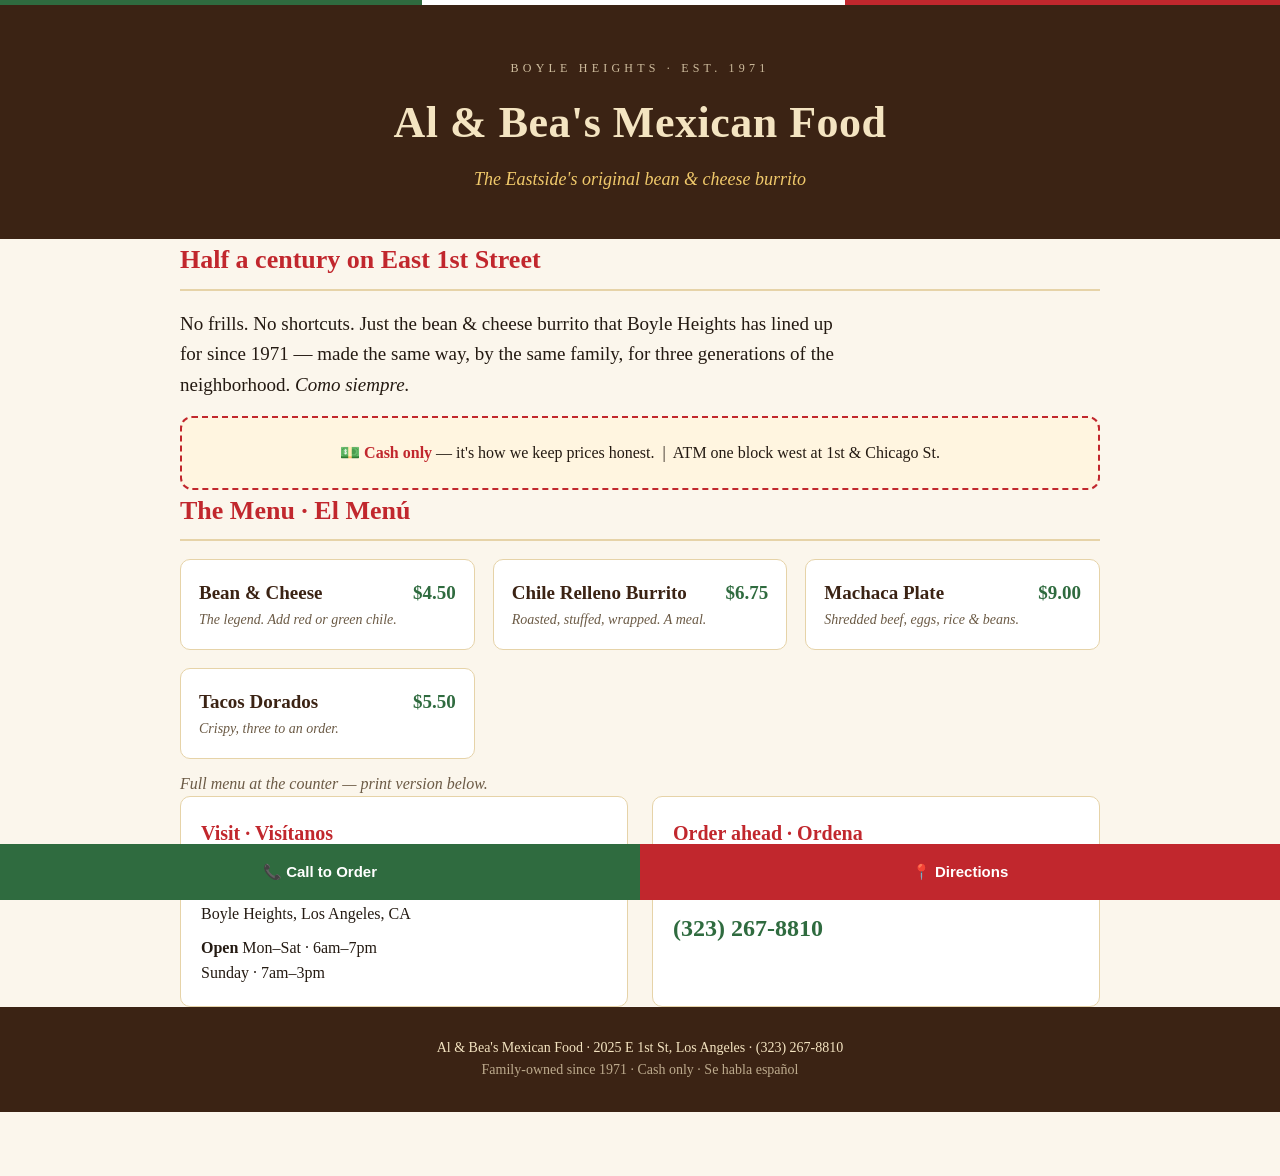
<file: sites/al-and-beas/index.html>
<!DOCTYPE html>
<html lang="en">
<head>
<meta charset="UTF-8">
<meta name="viewport" content="width=device-width, initial-scale=1.0">
<title>Al & Bea's Mexican Food — Boyle Heights Since 1971</title>
<style>
  :root{--masa:#f4e4c1;--chile:#c1272d;--mole:#3b2314;--verde:#2f6b3f;--cream:#fbf6ec;--ink:#241a12}
  *{margin:0;padding:0;box-sizing:border-box}
  body{padding-bottom:64px;font-family:'Georgia',serif;color:var(--ink);background:var(--cream);line-height:1.6}
  .wrap{max-width:960px;margin:0 auto;padding:0 20px}
  header{background:var(--mole);color:var(--masa);text-align:center;padding:54px 20px 46px;position:relative}
  .est{letter-spacing:.35em;font-size:12px;text-transform:uppercase;opacity:.8}
  header h1{font-size:44px;margin:10px 0 6px;font-family:'Georgia',serif;letter-spacing:.5px}
  header .tag{font-style:italic;font-size:18px;color:#f0c96b}
  .flag{height:5px;background:linear-gradient(90deg,var(--verde) 33%,#fff 33% 66%,var(--chile) 66%)}
  section{padding:44px 0}
  h2{font-size:26px;color:var(--chile);margin-bottom:18px;border-bottom:2px solid #e6d3a8;padding-bottom:8px}
  .lead{font-size:19px;max-width:70ch}
  .menu{display:grid;grid-template-columns:repeat(auto-fit,minmax(240px,1fr));gap:18px;margin-top:12px}
  .item{background:#fff;border:1px solid #e6d3a8;border-radius:10px;padding:18px}
  .item h3{color:var(--mole);font-size:19px}
  .item .price{float:right;color:var(--verde);font-weight:bold}
  .item p{font-size:14px;color:#6b5a45;font-style:italic}
  .cashbox{background:#fff5e0;border:2px dashed var(--chile);border-radius:12px;padding:22px;text-align:center;margin-top:16px}
  .cashbox b{color:var(--chile)}
  .info{display:grid;grid-template-columns:1fr 1fr;gap:24px}
  .info div{background:#fff;border-radius:10px;padding:20px;border:1px solid #e6d3a8}
  footer{background:var(--mole);color:var(--masa);text-align:center;padding:30px;font-size:14px}
  .sticky{position:fixed;bottom:0;left:0;right:0;display:flex;z-index:99}
  .sticky a{flex:1;padding:16px;text-align:center;color:#fff;text-decoration:none;font-weight:bold;font-family:sans-serif;font-size:15px}
  .call{background:var(--verde)}.dir{background:var(--chile)}
  @media(max-width:600px){.info{grid-template-columns:1fr}header h1{font-size:34px}body{padding-bottom:56px}}
</style>
</head>
<body>
<div class="flag"></div>
<header>
  <div class="est">Boyle Heights · Est. 1971</div>
  <h1>Al & Bea's Mexican Food</h1>
  <div class="tag">The Eastside's original bean &amp; cheese burrito</div>
</header>

<section class="wrap">
  <h2>Half a century on East 1st Street</h2>
  <p class="lead">No frills. No shortcuts. Just the bean &amp; cheese burrito that Boyle Heights has lined up for since 1971 — made the same way, by the same family, for three generations of the neighborhood. <em>Como siempre.</em></p>
  <div class="cashbox">
    💵 <b>Cash only</b> — it's how we keep prices honest. &nbsp;|&nbsp; ATM one block west at 1st &amp; Chicago St.
  </div>
</section>

<section class="wrap">
  <h2>The Menu · El Menú</h2>
  <div class="menu">
    <div class="item"><h3>Bean &amp; Cheese <span class="price">$4.50</span></h3><p>The legend. Add red or green chile.</p></div>
    <div class="item"><h3>Chile Relleno Burrito <span class="price">$6.75</span></h3><p>Roasted, stuffed, wrapped. A meal.</p></div>
    <div class="item"><h3>Machaca Plate <span class="price">$9.00</span></h3><p>Shredded beef, eggs, rice &amp; beans.</p></div>
    <div class="item"><h3>Tacos Dorados <span class="price">$5.50</span></h3><p>Crispy, three to an order.</p></div>
  </div>
  <p style="margin-top:12px;font-style:italic;color:#6b5a45">Full menu at the counter — print version below.</p>
</section>

<section class="wrap">
  <div class="info">
    <div>
      <h2 style="font-size:20px;border:none">Visit · Visítanos</h2>
      <p>2025 East 1st Street<br>Boyle Heights, Los Angeles, CA</p>
      <p style="margin-top:8px"><b>Open</b> Mon–Sat · 6am–7pm<br>Sunday · 7am–3pm</p>
    </div>
    <div>
      <h2 style="font-size:20px;border:none">Order ahead · Ordena</h2>
      <p>Call and it's ready when you are.</p>
      <p style="font-size:24px;color:var(--verde);font-weight:bold;margin-top:8px">(323) 267-8810</p>
    </div>
  </div>
</section>

<footer>
  Al &amp; Bea's Mexican Food · 2025 E 1st St, Los Angeles · (323) 267-8810<br>
  <span style="opacity:.7">Family-owned since 1971 · Cash only · Se habla español</span>
</footer>

<div class="sticky">
  <a class="call" href="tel:+13232678810">📞 Call to Order</a>
  <a class="dir" href="https://maps.google.com/?q=2025+East+1st+Street+Los+Angeles">📍 Directions</a>
</div>
</body>
</html>
</file>
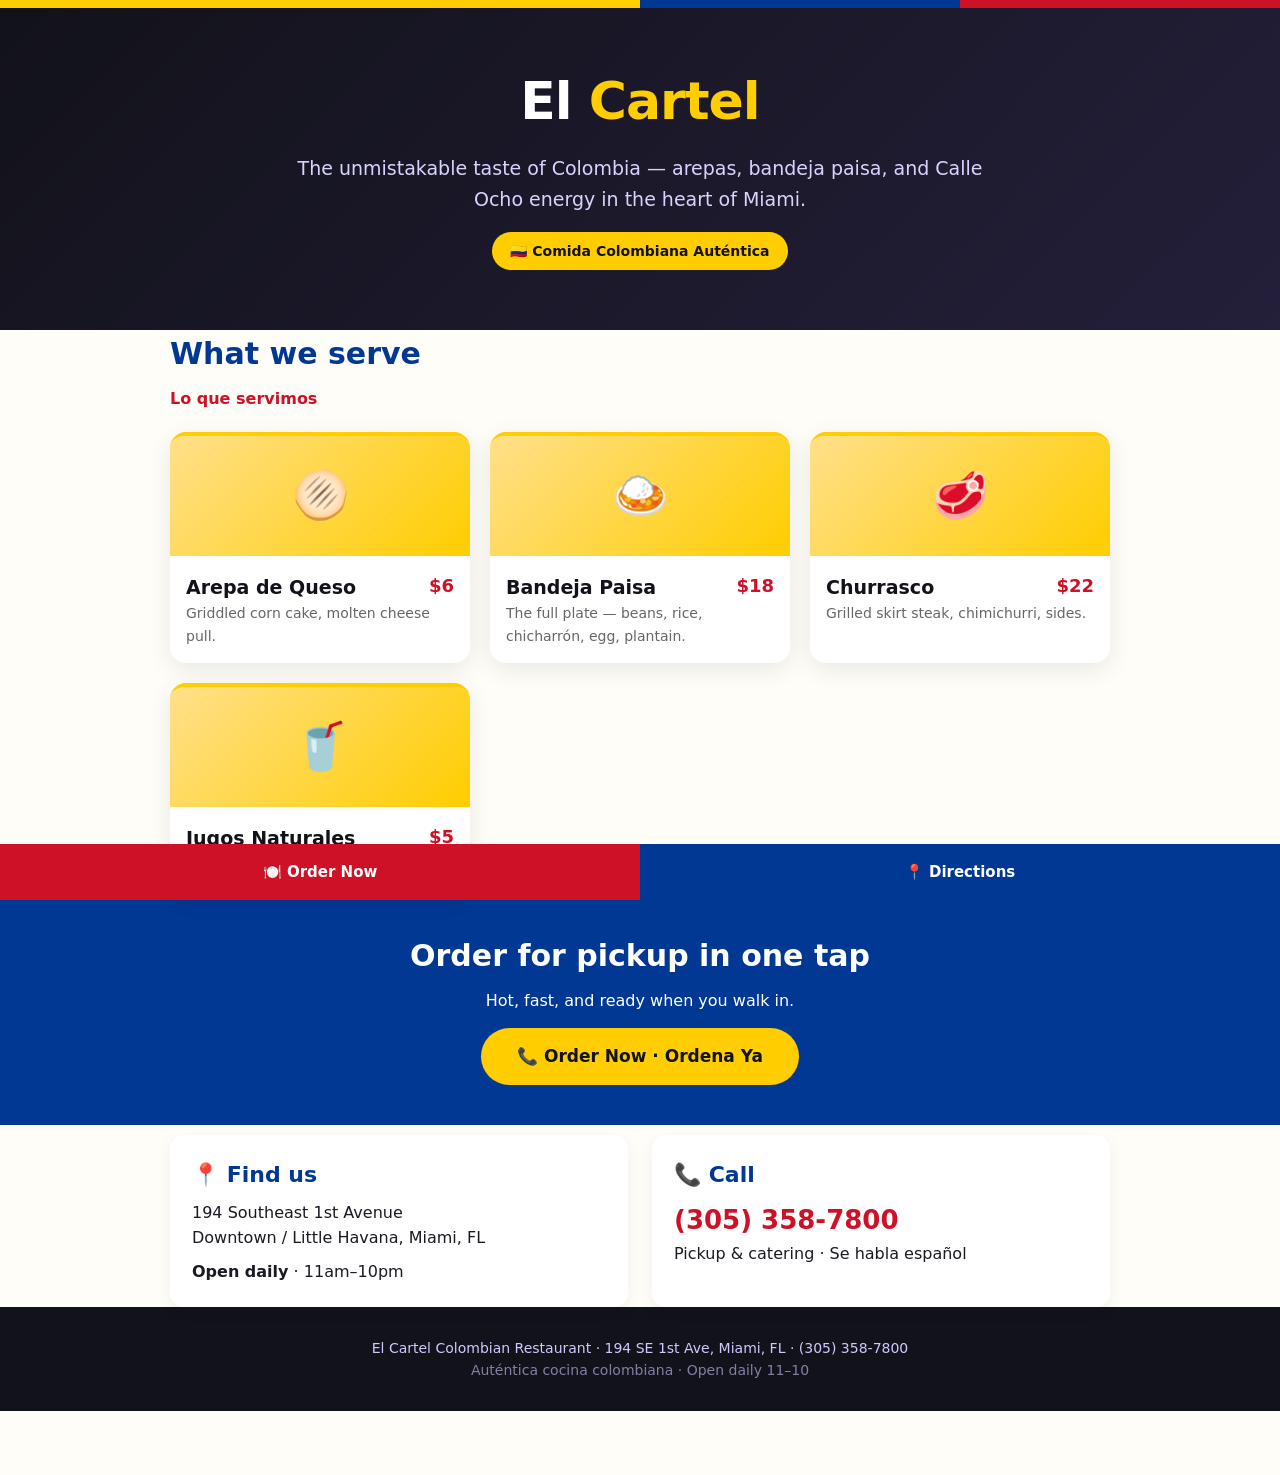
<file: sites/el-cartel/index.html>
<!DOCTYPE html>
<html lang="en">
<head>
<meta charset="UTF-8">
<meta name="viewport" content="width=device-width, initial-scale=1.0">
<title>El Cartel — Colombian Restaurant · Miami</title>
<style>
  :root{--amarillo:#ffcd00;--azul:#003893;--rojo:#ce1126;--night:#12121a;--paper:#fffdf7;--ink:#1a1a22}
  *{margin:0;padding:0;box-sizing:border-box}
  body{padding-bottom:64px;font-family:'Segoe UI',system-ui,sans-serif;color:var(--ink);background:var(--paper);line-height:1.6}
  .wrap{max-width:980px;margin:0 auto;padding:0 20px}
  header{background:linear-gradient(135deg,var(--night),#241f3a);color:#fff;padding:60px 20px;text-align:center;position:relative;overflow:hidden}
  .bars{position:absolute;top:0;left:0;right:0;height:8px;background:linear-gradient(90deg,var(--amarillo) 50%,var(--azul) 50% 75%,var(--rojo) 75%)}
  header h1{font-size:52px;font-weight:800;letter-spacing:-1px;margin-bottom:4px}
  header h1 span{color:var(--amarillo)}
  .sub{font-size:19px;color:#d9d4ff;max-width:60ch;margin:10px auto 0}
  .badge{display:inline-block;margin-top:18px;background:var(--amarillo);color:var(--night);font-weight:700;padding:8px 18px;border-radius:30px;font-size:14px}
  section{padding:50px 0}
  h2{font-size:30px;color:var(--azul);margin-bottom:8px;font-weight:800}
  .es{color:var(--rojo);font-size:16px;font-weight:600;margin-bottom:20px}
  .grid{display:grid;grid-template-columns:repeat(auto-fit,minmax(250px,1fr));gap:20px}
  .dish{background:#fff;border-radius:16px;overflow:hidden;box-shadow:0 6px 24px rgba(0,0,0,.09);border-top:4px solid var(--amarillo)}
  .dish .ph{height:120px;background:linear-gradient(135deg,#ffe08a,#ffcd00);display:flex;align-items:center;justify-content:center;font-size:46px}
  .dish .body{padding:16px}
  .dish h3{color:var(--night);font-size:19px}
  .dish .price{color:var(--rojo);font-weight:800;font-size:18px;float:right}
  .dish p{font-size:14px;color:#666}
  .strip{background:var(--azul);color:#fff;text-align:center;padding:40px 20px}
  .strip h2{color:#fff}
  .cta{display:inline-block;background:var(--amarillo);color:var(--night);font-weight:800;padding:15px 36px;border-radius:40px;text-decoration:none;font-size:17px;margin-top:14px}
  .info{display:grid;grid-template-columns:1fr 1fr;gap:24px;margin-top:10px}
  .info div{background:#fff;border-radius:14px;padding:22px;box-shadow:0 4px 16px rgba(0,0,0,.06)}
  footer{background:var(--night);color:#cfc9ff;text-align:center;padding:30px;font-size:14px}
  .sticky{position:fixed;bottom:0;left:0;right:0;display:flex;z-index:99}
  .sticky a{flex:1;padding:16px;text-align:center;color:#fff;text-decoration:none;font-weight:700;font-size:15px}
  .order{background:var(--rojo)}.callb{background:var(--azul)}
  @media(max-width:600px){.info{grid-template-columns:1fr}header h1{font-size:38px}body{padding-bottom:56px}}
</style>
</head>
<body>
<header>
  <div class="bars"></div>
  <h1>El <span>Cartel</span></h1>
  <p class="sub">The unmistakable taste of Colombia — arepas, bandeja paisa, and Calle Ocho energy in the heart of Miami.</p>
  <div class="badge">🇨🇴 Comida Colombiana Auténtica</div>
</header>

<section class="wrap">
  <h2>What we serve</h2>
  <p class="es">Lo que servimos</p>
  <div class="grid">
    <div class="dish"><div class="ph">🫓</div><div class="body"><h3>Arepa de Queso <span class="price">$6</span></h3><p>Griddled corn cake, molten cheese pull.</p></div></div>
    <div class="dish"><div class="ph">🍛</div><div class="body"><h3>Bandeja Paisa <span class="price">$18</span></h3><p>The full plate — beans, rice, chicharrón, egg, plantain.</p></div></div>
    <div class="dish"><div class="ph">🥩</div><div class="body"><h3>Churrasco <span class="price">$22</span></h3><p>Grilled skirt steak, chimichurri, sides.</p></div></div>
    <div class="dish"><div class="ph">🥤</div><div class="body"><h3>Jugos Naturales <span class="price">$5</span></h3><p>Lulo, maracuyá, mora — fresh daily.</p></div></div>
  </div>
</section>

<div class="strip">
  <h2>Order for pickup in one tap</h2>
  <p>Hot, fast, and ready when you walk in.</p>
  <a class="cta" href="tel:+13053587800">📞 Order Now · Ordena Ya</a>
</div>

<section class="wrap">
  <div class="info">
    <div>
      <h2 style="font-size:22px">📍 Find us</h2>
      <p>194 Southeast 1st Avenue<br>Downtown / Little Havana, Miami, FL</p>
      <p style="margin-top:8px"><b>Open daily</b> · 11am–10pm</p>
    </div>
    <div>
      <h2 style="font-size:22px">📞 Call</h2>
      <p style="font-size:26px;color:var(--rojo);font-weight:800">(305) 358-7800</p>
      <p>Pickup &amp; catering · Se habla español</p>
    </div>
  </div>
</section>

<footer>
  El Cartel Colombian Restaurant · 194 SE 1st Ave, Miami, FL · (305) 358-7800<br>
  <span style="opacity:.6">Auténtica cocina colombiana · Open daily 11–10</span>
</footer>

<div class="sticky">
  <a class="order" href="tel:+13053587800">🍽️ Order Now</a>
  <a class="callb" href="https://maps.google.com/?q=194+SE+1st+Ave+Miami">📍 Directions</a>
</div>
</body>
</html>
</file>
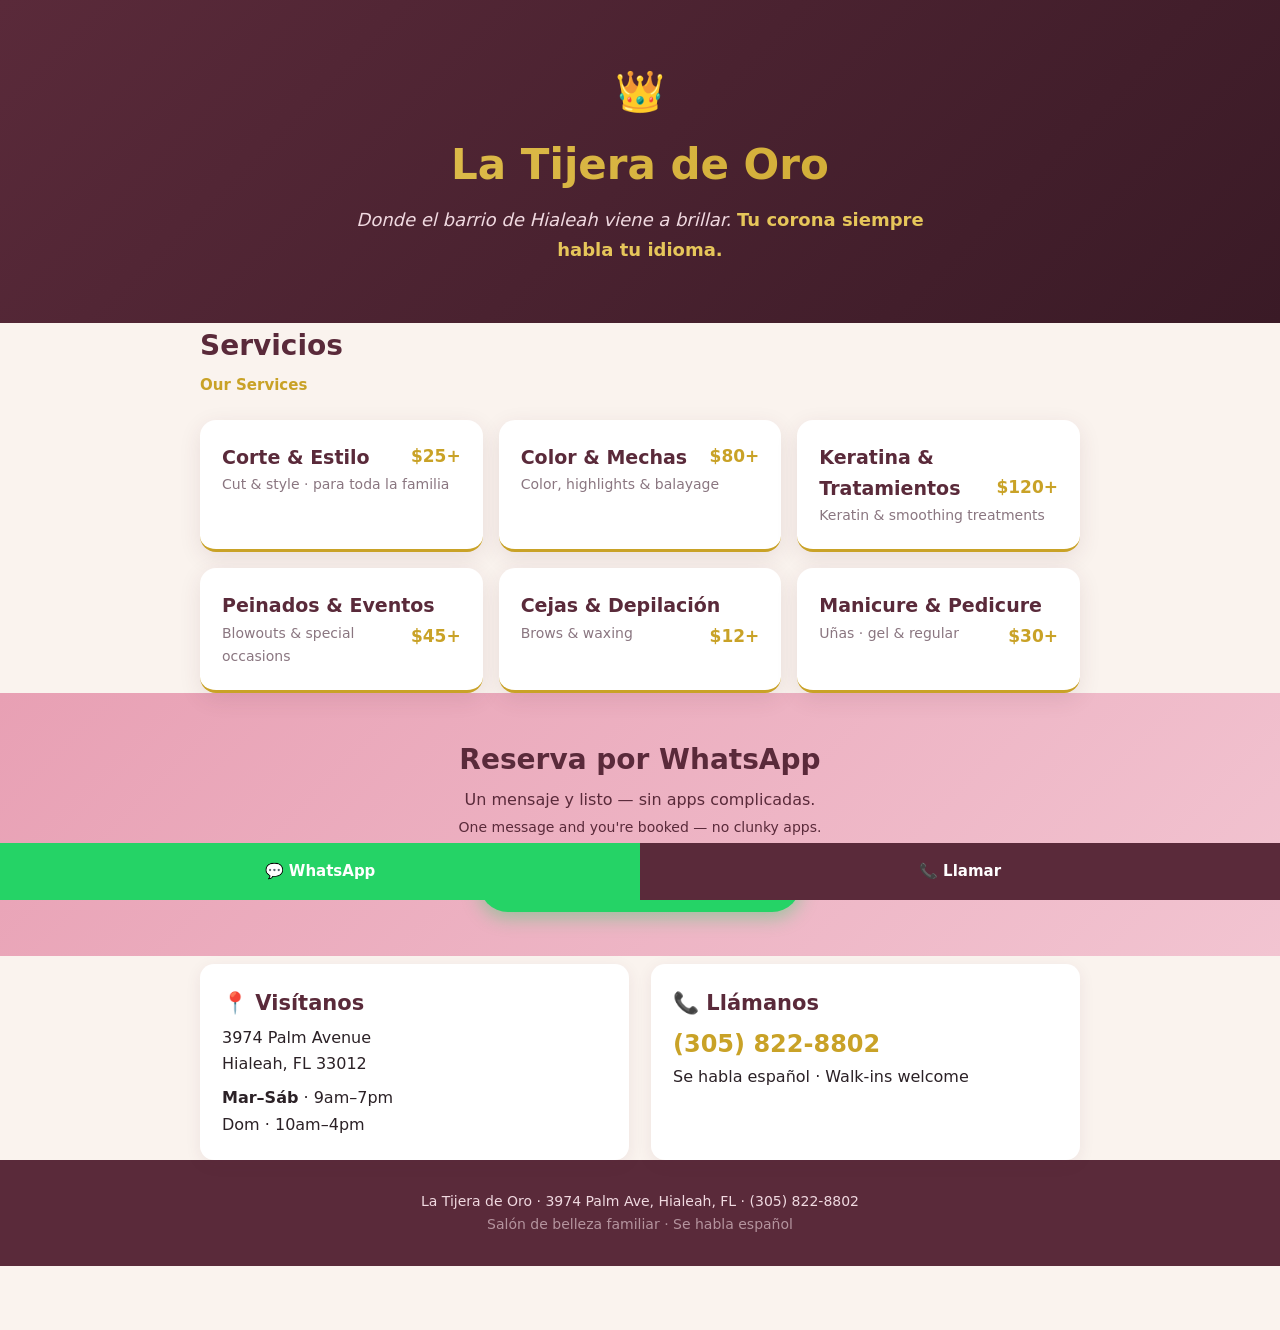
<file: sites/la-tijera-de-oro/index.html>
<!DOCTYPE html>
<html lang="es">
<head>
<meta charset="UTF-8">
<meta name="viewport" content="width=device-width, initial-scale=1.0">
<title>La Tijera de Oro — Salón de Belleza · Hialeah</title>
<style>
  :root{--oro:#c9a227;--oro2:#e6c65a;--rosa:#e8a0b4;--wine:#5a2a3a;--nude:#faf3ee;--ink:#2b2126}
  *{margin:0;padding:0;box-sizing:border-box}
  body{padding-bottom:64px;font-family:'Segoe UI',system-ui,sans-serif;color:var(--ink);background:var(--nude);line-height:1.65}
  .wrap{max-width:920px;margin:0 auto;padding:0 20px}
  header{background:linear-gradient(135deg,var(--wine),#3a1a26);color:#fff;text-align:center;padding:58px 20px}
  .crown{font-size:40px}
  header h1{font-size:42px;font-weight:800;margin:6px 0;background:linear-gradient(90deg,var(--oro2),var(--oro));-webkit-background-clip:text;background-clip:text;-webkit-text-fill-color:transparent}
  header .tag{font-size:18px;color:#f0d9e0;font-style:italic;max-width:52ch;margin:0 auto}
  header .tag b{color:var(--oro2);font-style:normal}
  section{padding:46px 0}
  h2{font-size:28px;color:var(--wine);font-weight:800;margin-bottom:4px}
  .es{color:var(--oro);font-weight:600;margin-bottom:22px;font-size:15px}
  .svc{display:grid;grid-template-columns:repeat(auto-fit,minmax(230px,1fr));gap:16px}
  .card{background:#fff;border-radius:16px;padding:22px;box-shadow:0 6px 22px rgba(90,42,58,.1);border-bottom:3px solid var(--oro)}
  .card h3{color:var(--wine);font-size:19px}
  .card .p{color:var(--oro);font-weight:800;font-size:17px;float:right}
  .card p{font-size:14px;color:#8a7680}
  .strip{background:linear-gradient(135deg,var(--rosa),#f2c4d1);text-align:center;padding:44px 20px;color:var(--wine)}
  .strip h2{color:var(--wine)}
  .wa{display:inline-block;background:#25d366;color:#fff;font-weight:800;padding:15px 34px;border-radius:40px;text-decoration:none;font-size:17px;margin-top:14px;box-shadow:0 6px 18px rgba(37,211,102,.4)}
  .info{display:grid;grid-template-columns:1fr 1fr;gap:22px;margin-top:8px}
  .info div{background:#fff;border-radius:14px;padding:22px;box-shadow:0 4px 16px rgba(90,42,58,.08)}
  footer{background:var(--wine);color:#f0d9e0;text-align:center;padding:30px;font-size:14px}
  .sticky{position:fixed;bottom:0;left:0;right:0;display:flex;z-index:99}
  .sticky a{flex:1;padding:16px;text-align:center;color:#fff;text-decoration:none;font-weight:800;font-size:15px}
  .wab{background:#25d366}.callb{background:var(--wine)}
  @media(max-width:600px){.info{grid-template-columns:1fr}header h1{font-size:34px}body{padding-bottom:56px}}
</style>
</head>
<body>
<header>
  <div class="crown">👑</div>
  <h1>La Tijera de Oro</h1>
  <p class="tag">Donde el barrio de Hialeah viene a brillar. <b>Tu corona siempre habla tu idioma.</b></p>
</header>

<section class="wrap">
  <h2>Servicios</h2>
  <p class="es">Our Services</p>
  <div class="svc">
    <div class="card"><h3>Corte &amp; Estilo <span class="p">$25+</span></h3><p>Cut &amp; style · para toda la familia</p></div>
    <div class="card"><h3>Color &amp; Mechas <span class="p">$80+</span></h3><p>Color, highlights &amp; balayage</p></div>
    <div class="card"><h3>Keratina &amp; Tratamientos <span class="p">$120+</span></h3><p>Keratin &amp; smoothing treatments</p></div>
    <div class="card"><h3>Peinados &amp; Eventos <span class="p">$45+</span></h3><p>Blowouts &amp; special occasions</p></div>
    <div class="card"><h3>Cejas &amp; Depilación <span class="p">$12+</span></h3><p>Brows &amp; waxing</p></div>
    <div class="card"><h3>Manicure &amp; Pedicure <span class="p">$30+</span></h3><p>Uñas · gel &amp; regular</p></div>
  </div>
</section>

<div class="strip">
  <h2>Reserva por WhatsApp</h2>
  <p>Un mensaje y listo — sin apps complicadas. <br><span style="font-size:14px">One message and you're booked — no clunky apps.</span></p>
  <a class="wa" href="https://wa.me/13058228802?text=Hola!%20Quiero%20una%20cita%20en%20La%20Tijera%20de%20Oro">💬 Reservar por WhatsApp</a>
</div>

<section class="wrap">
  <div class="info">
    <div>
      <h2 style="font-size:21px">📍 Visítanos</h2>
      <p>3974 Palm Avenue<br>Hialeah, FL 33012</p>
      <p style="margin-top:8px"><b>Mar–Sáb</b> · 9am–7pm<br>Dom · 10am–4pm</p>
    </div>
    <div>
      <h2 style="font-size:21px">📞 Llámanos</h2>
      <p style="font-size:24px;color:var(--oro);font-weight:800">(305) 822-8802</p>
      <p>Se habla español · Walk-ins welcome</p>
    </div>
  </div>
</section>

<footer>
  La Tijera de Oro · 3974 Palm Ave, Hialeah, FL · (305) 822-8802<br>
  <span style="opacity:.6">Salón de belleza familiar · Se habla español</span>
</footer>

<div class="sticky">
  <a class="wab" href="https://wa.me/13058228802?text=Hola!%20Quiero%20una%20cita">💬 WhatsApp</a>
  <a class="callb" href="tel:+13058228802">📞 Llamar</a>
</div>
</body>
</html>
</file>
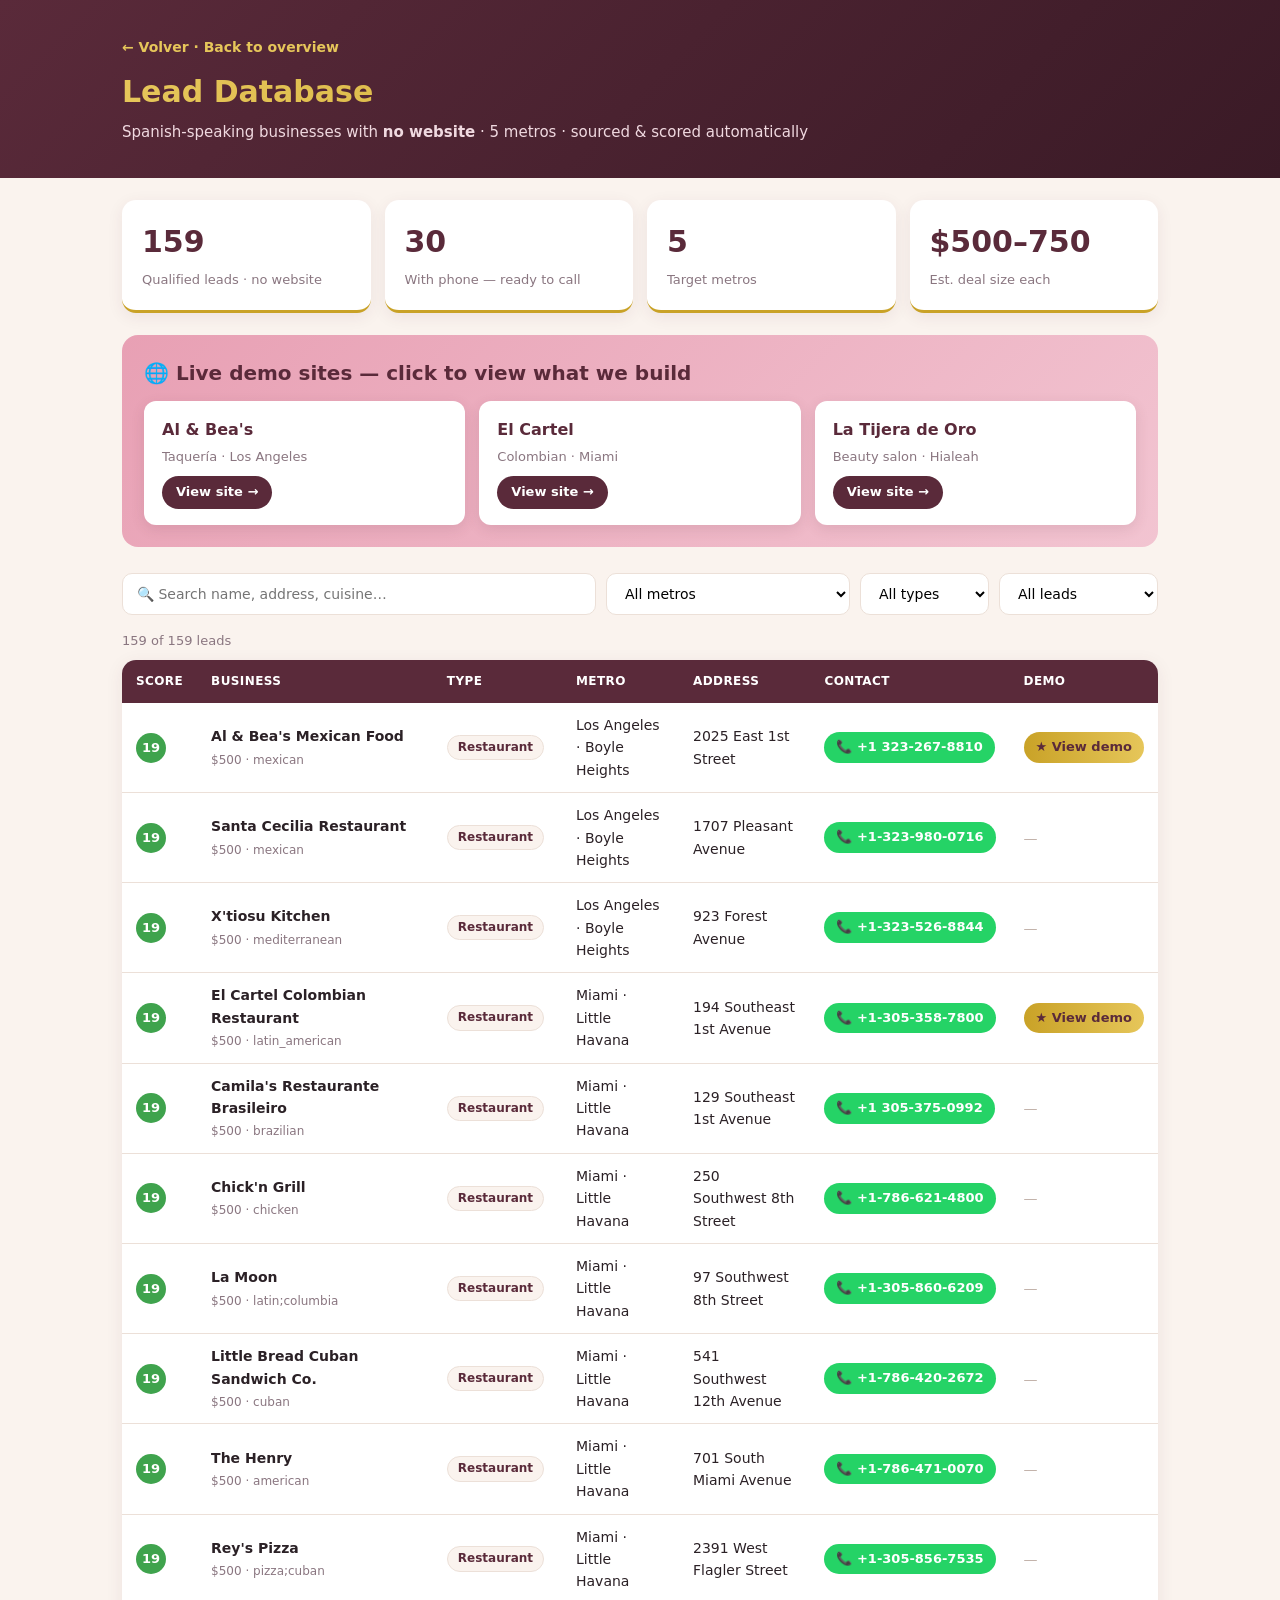
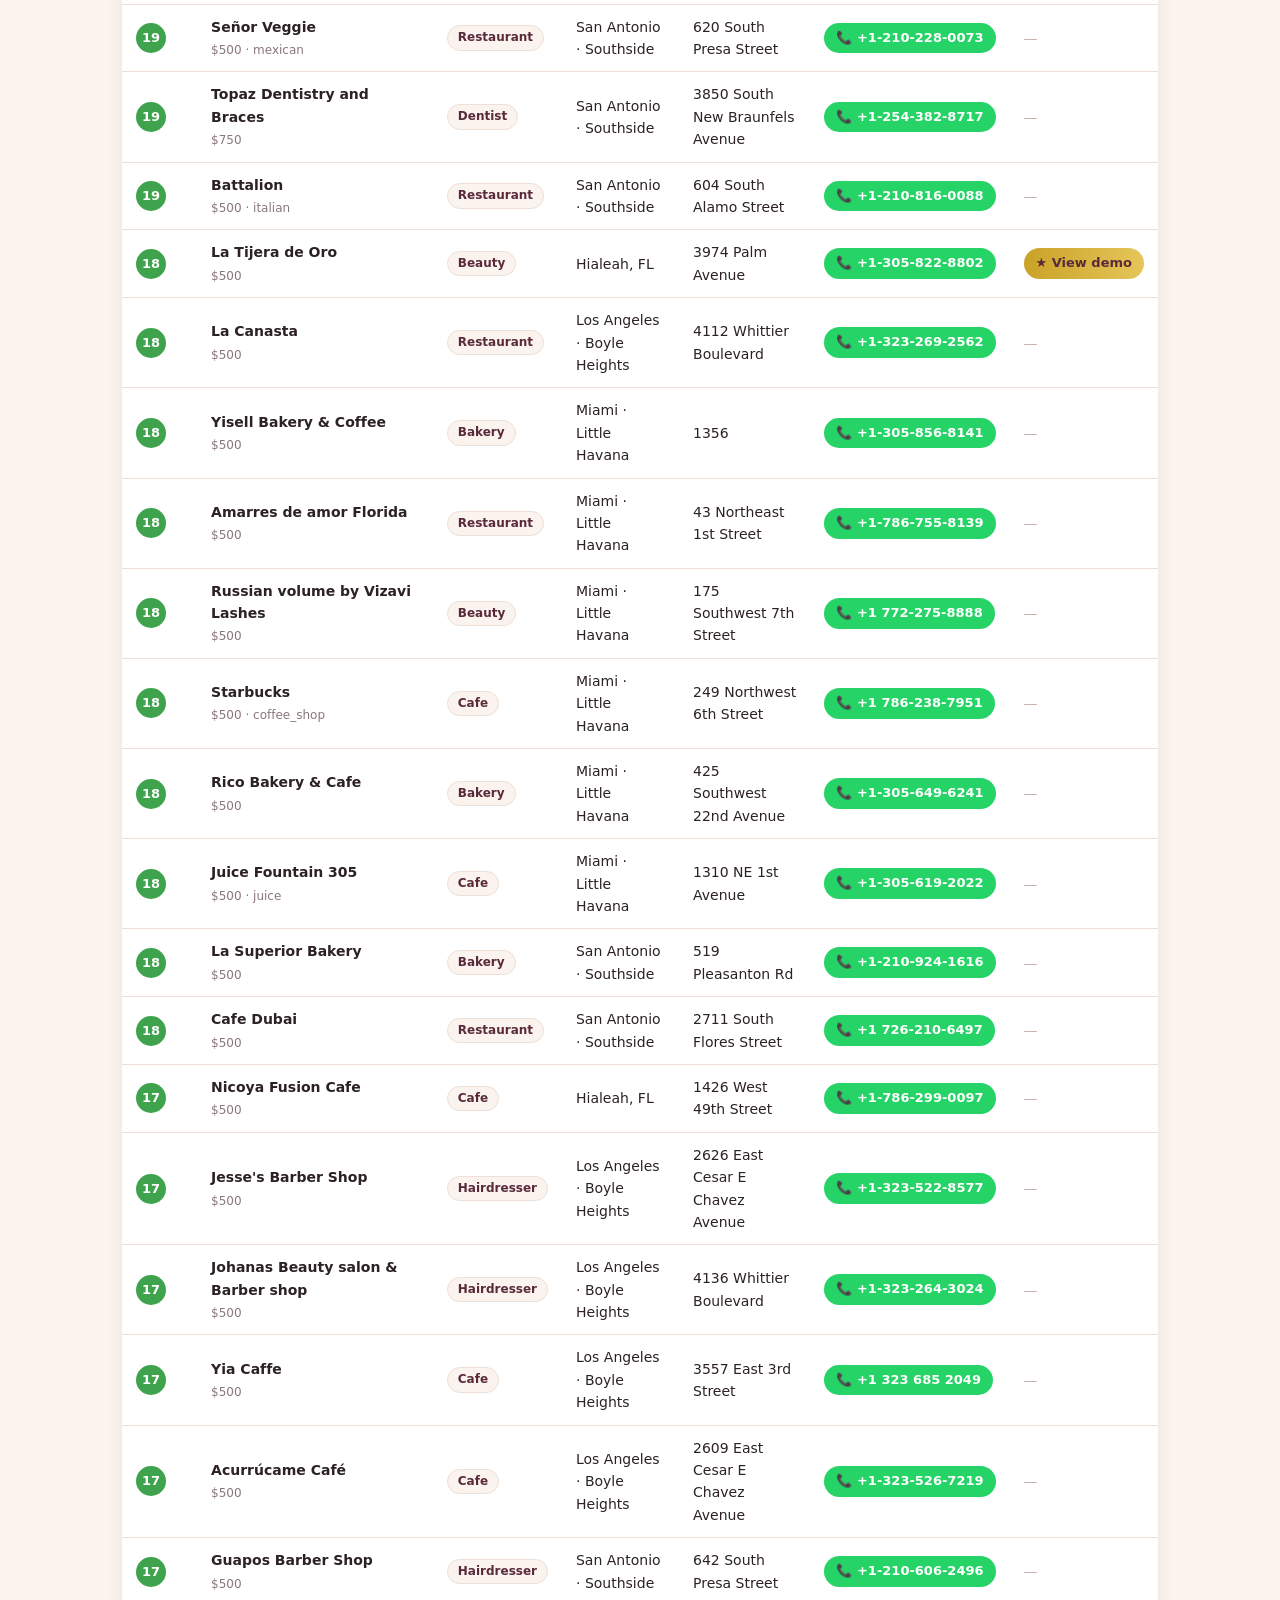
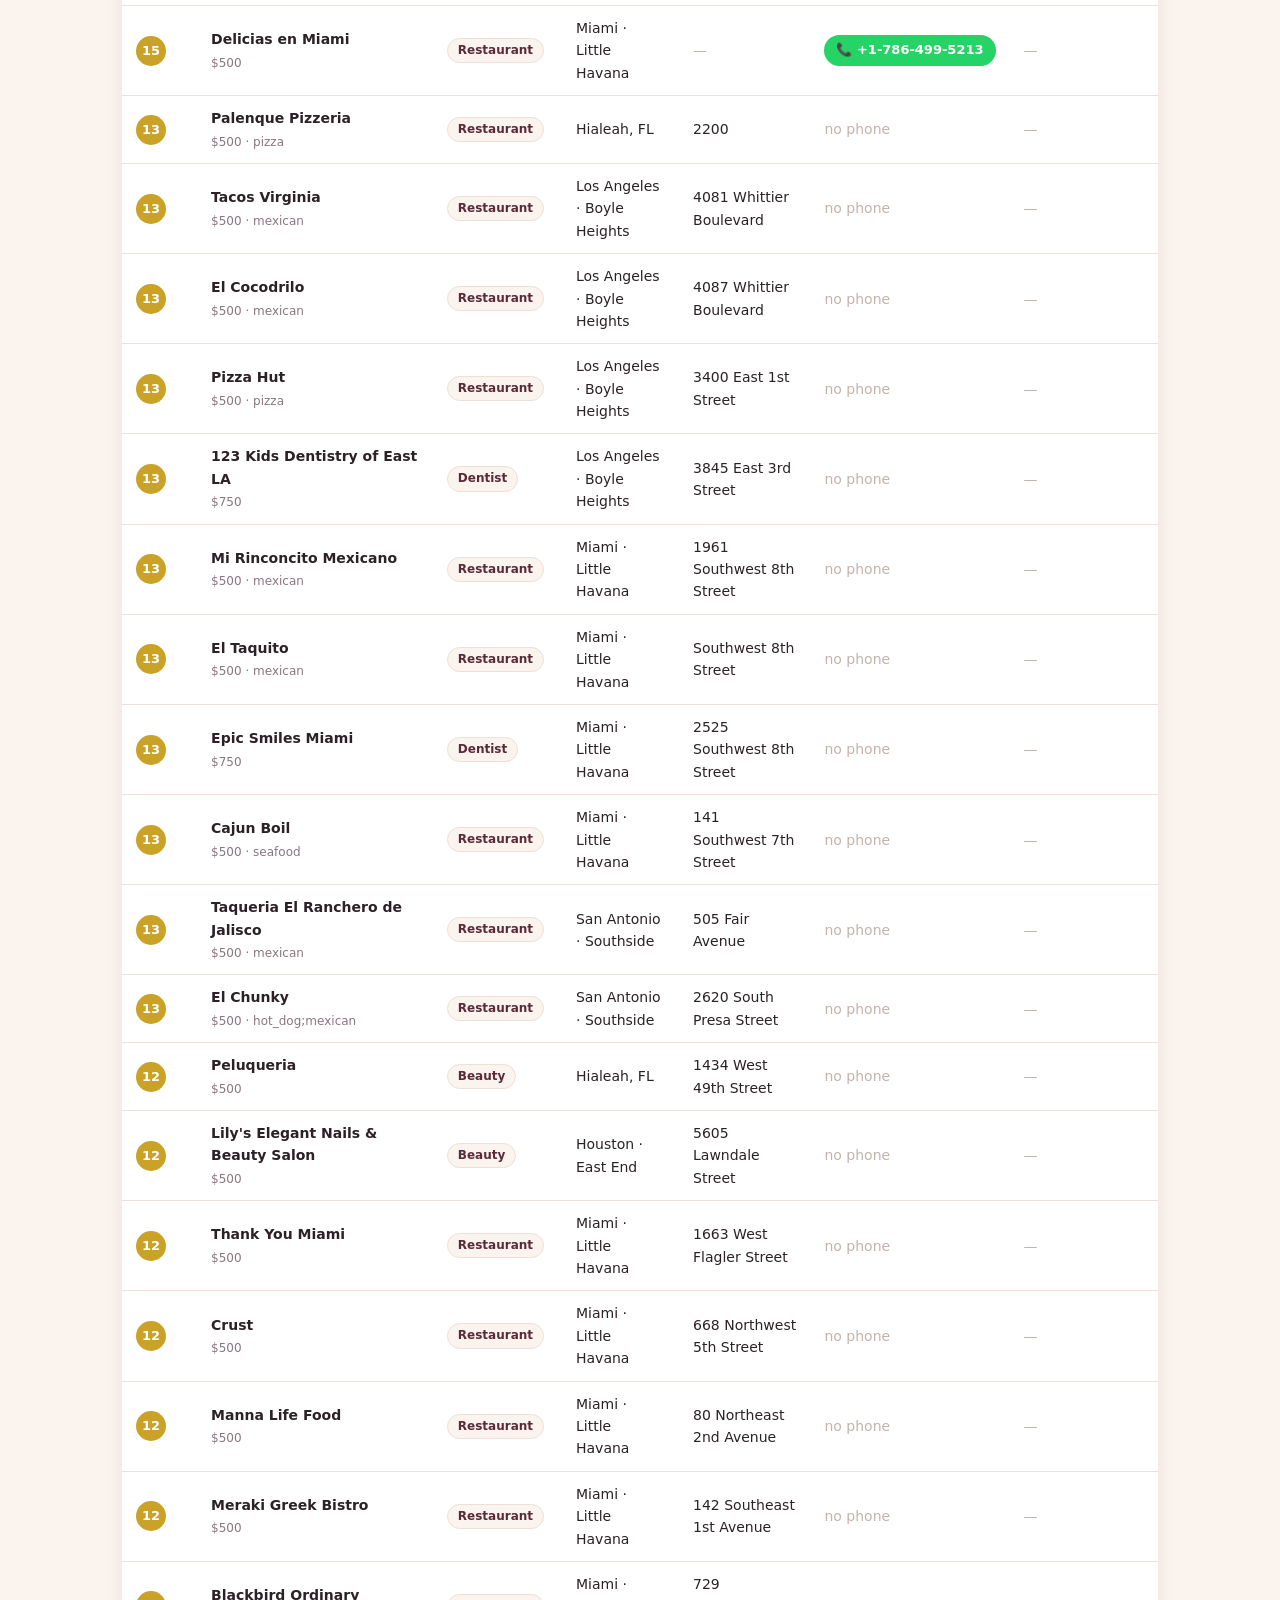
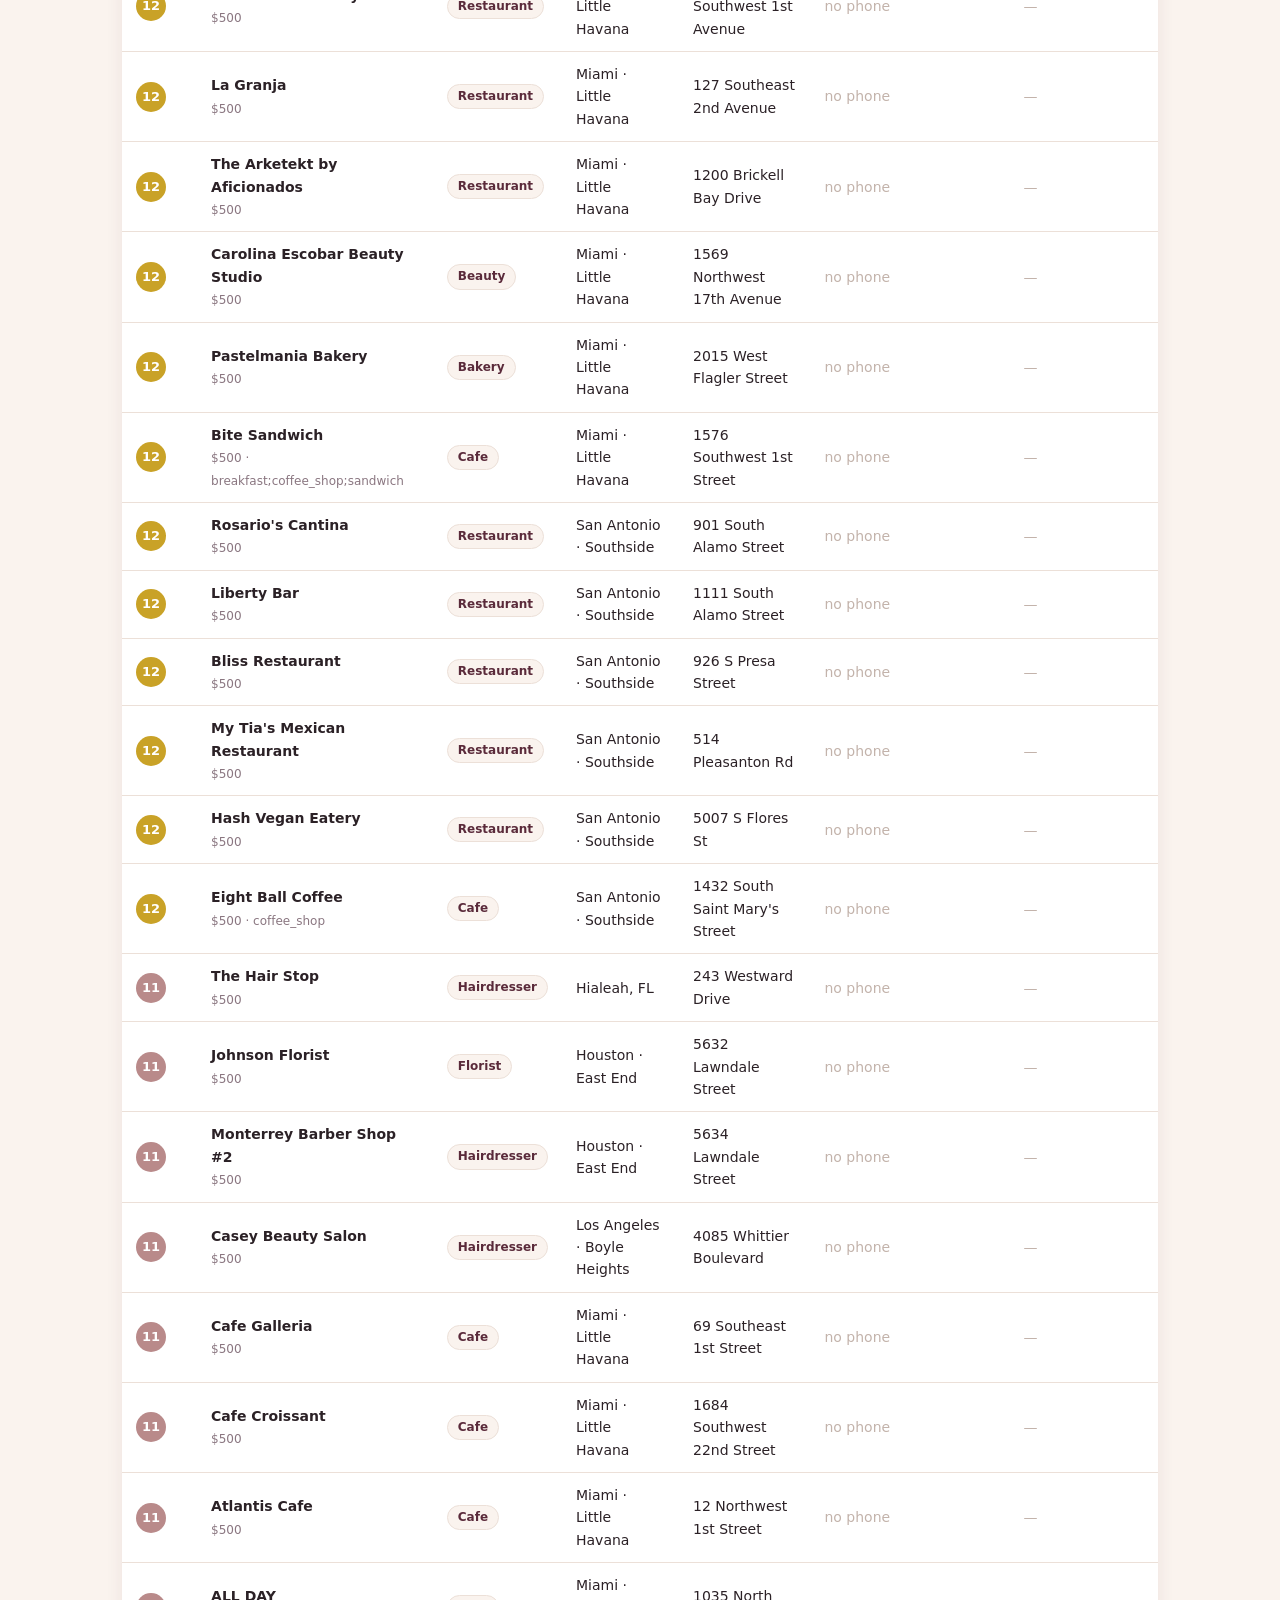
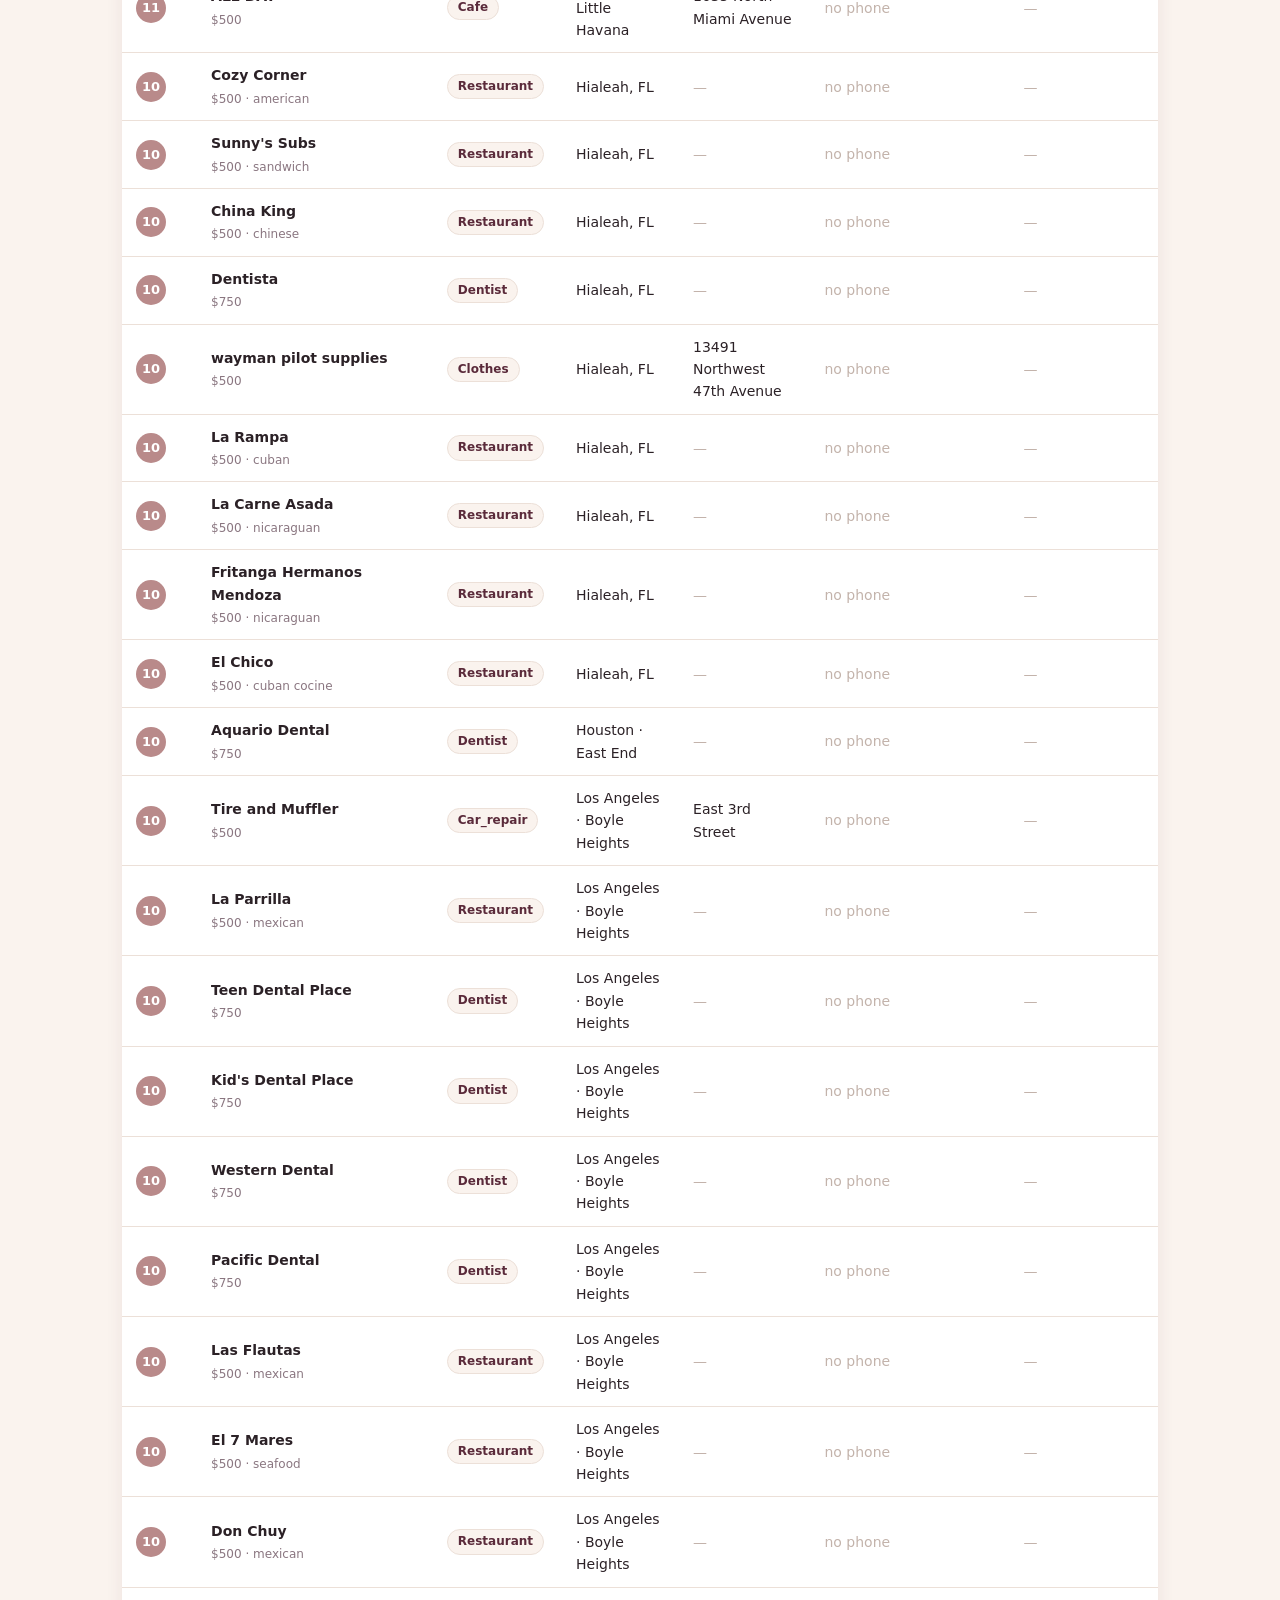
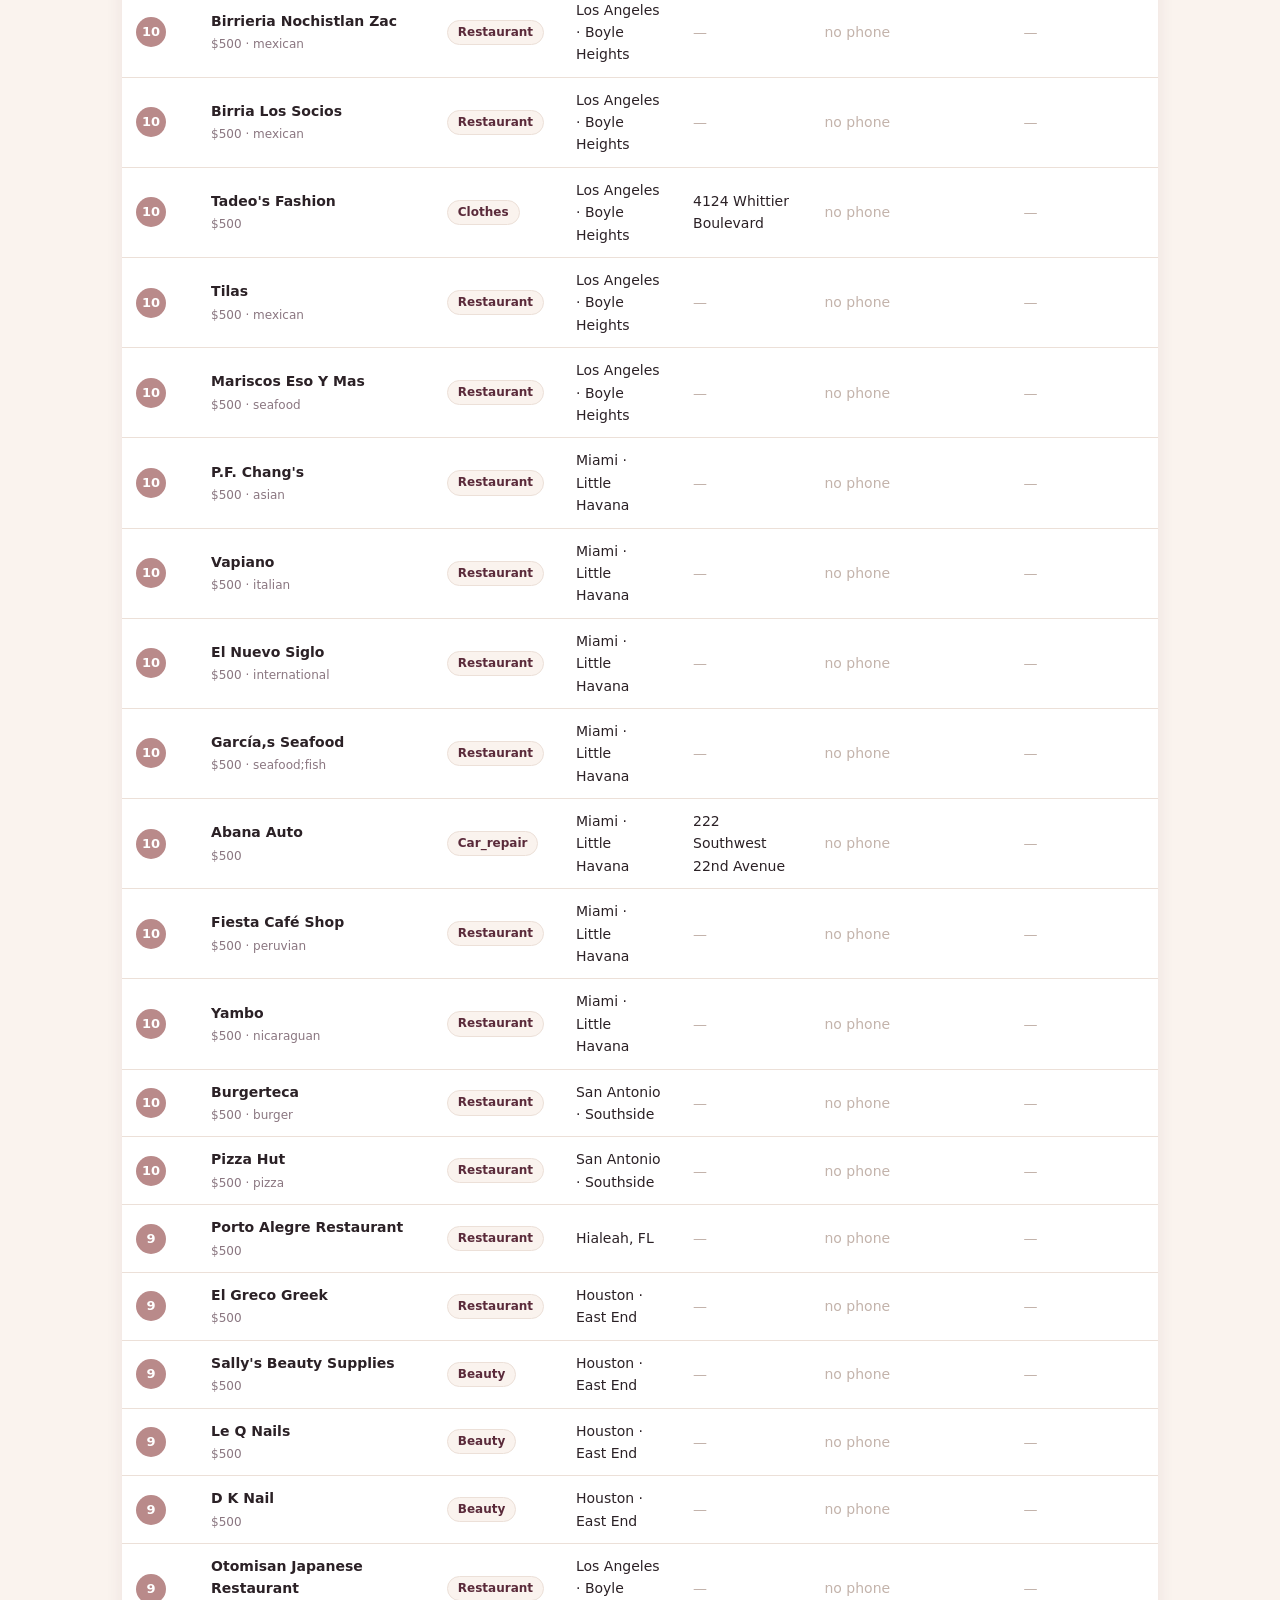
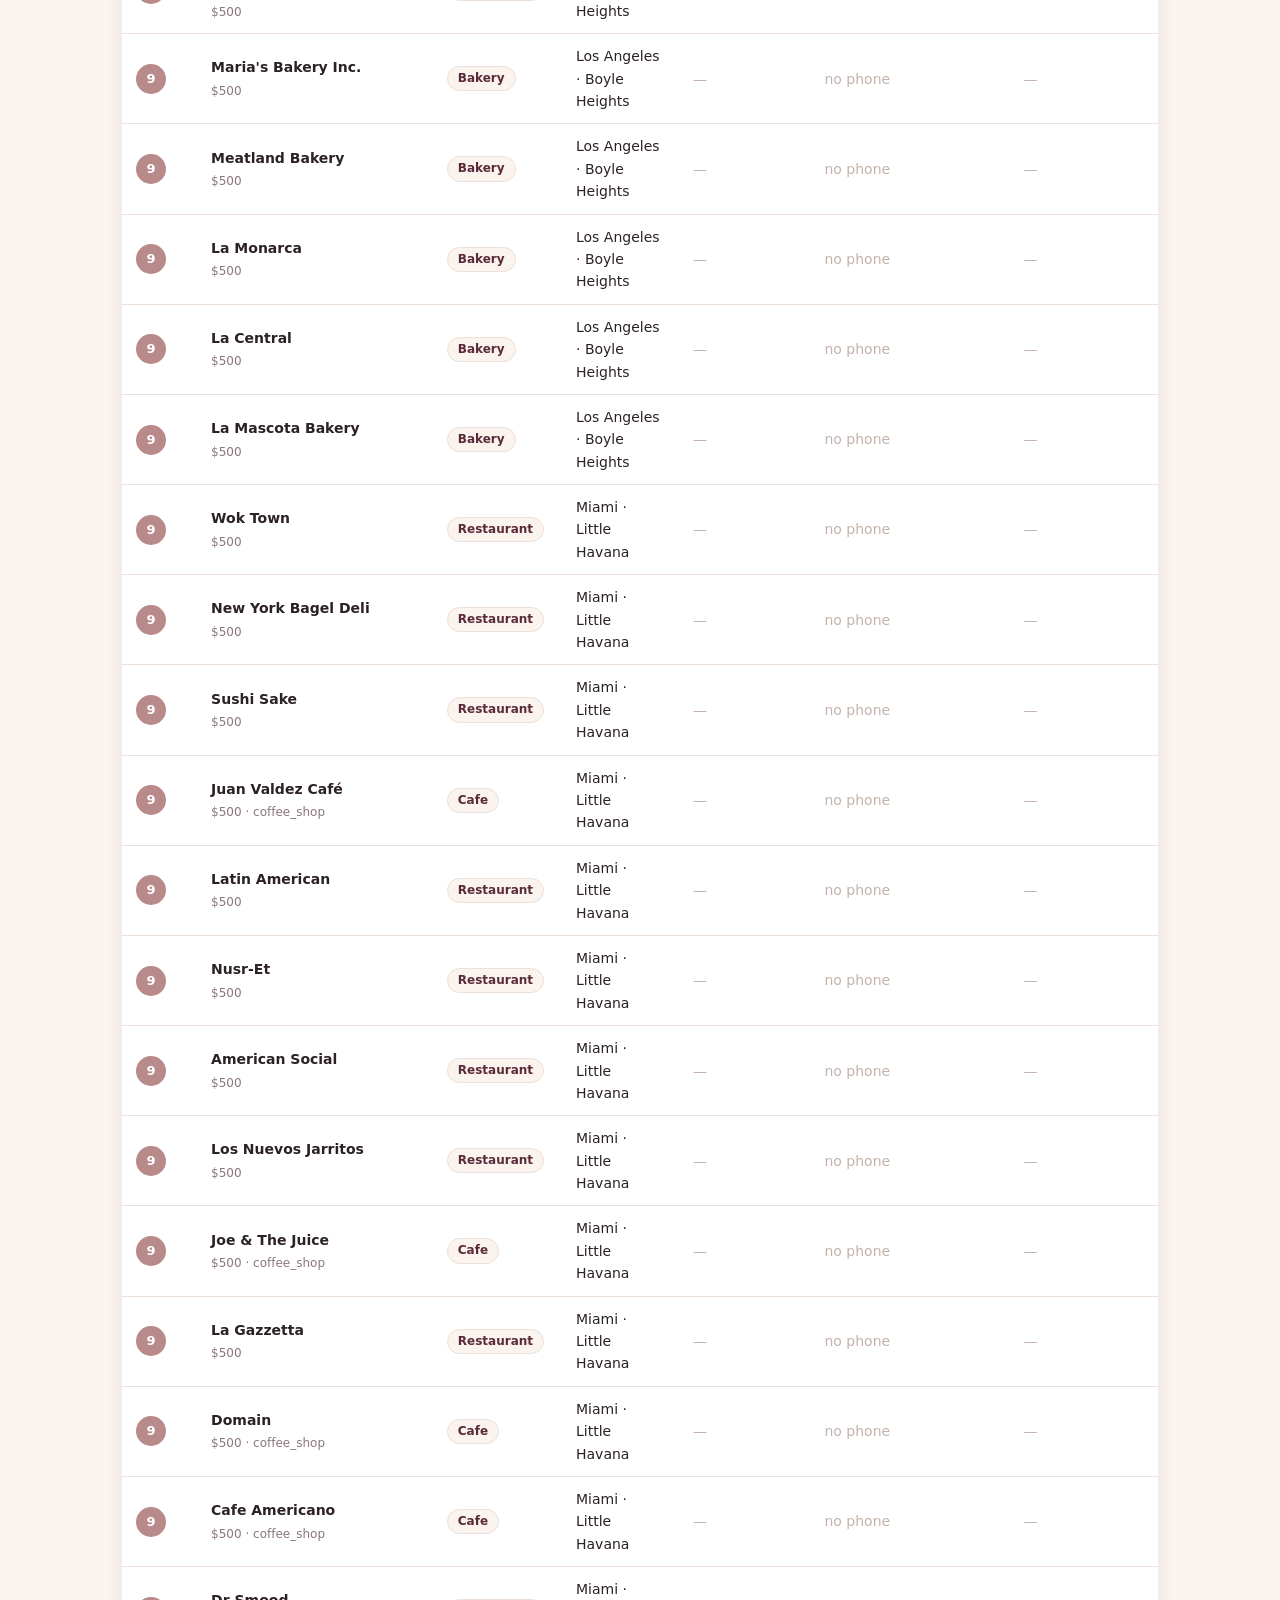
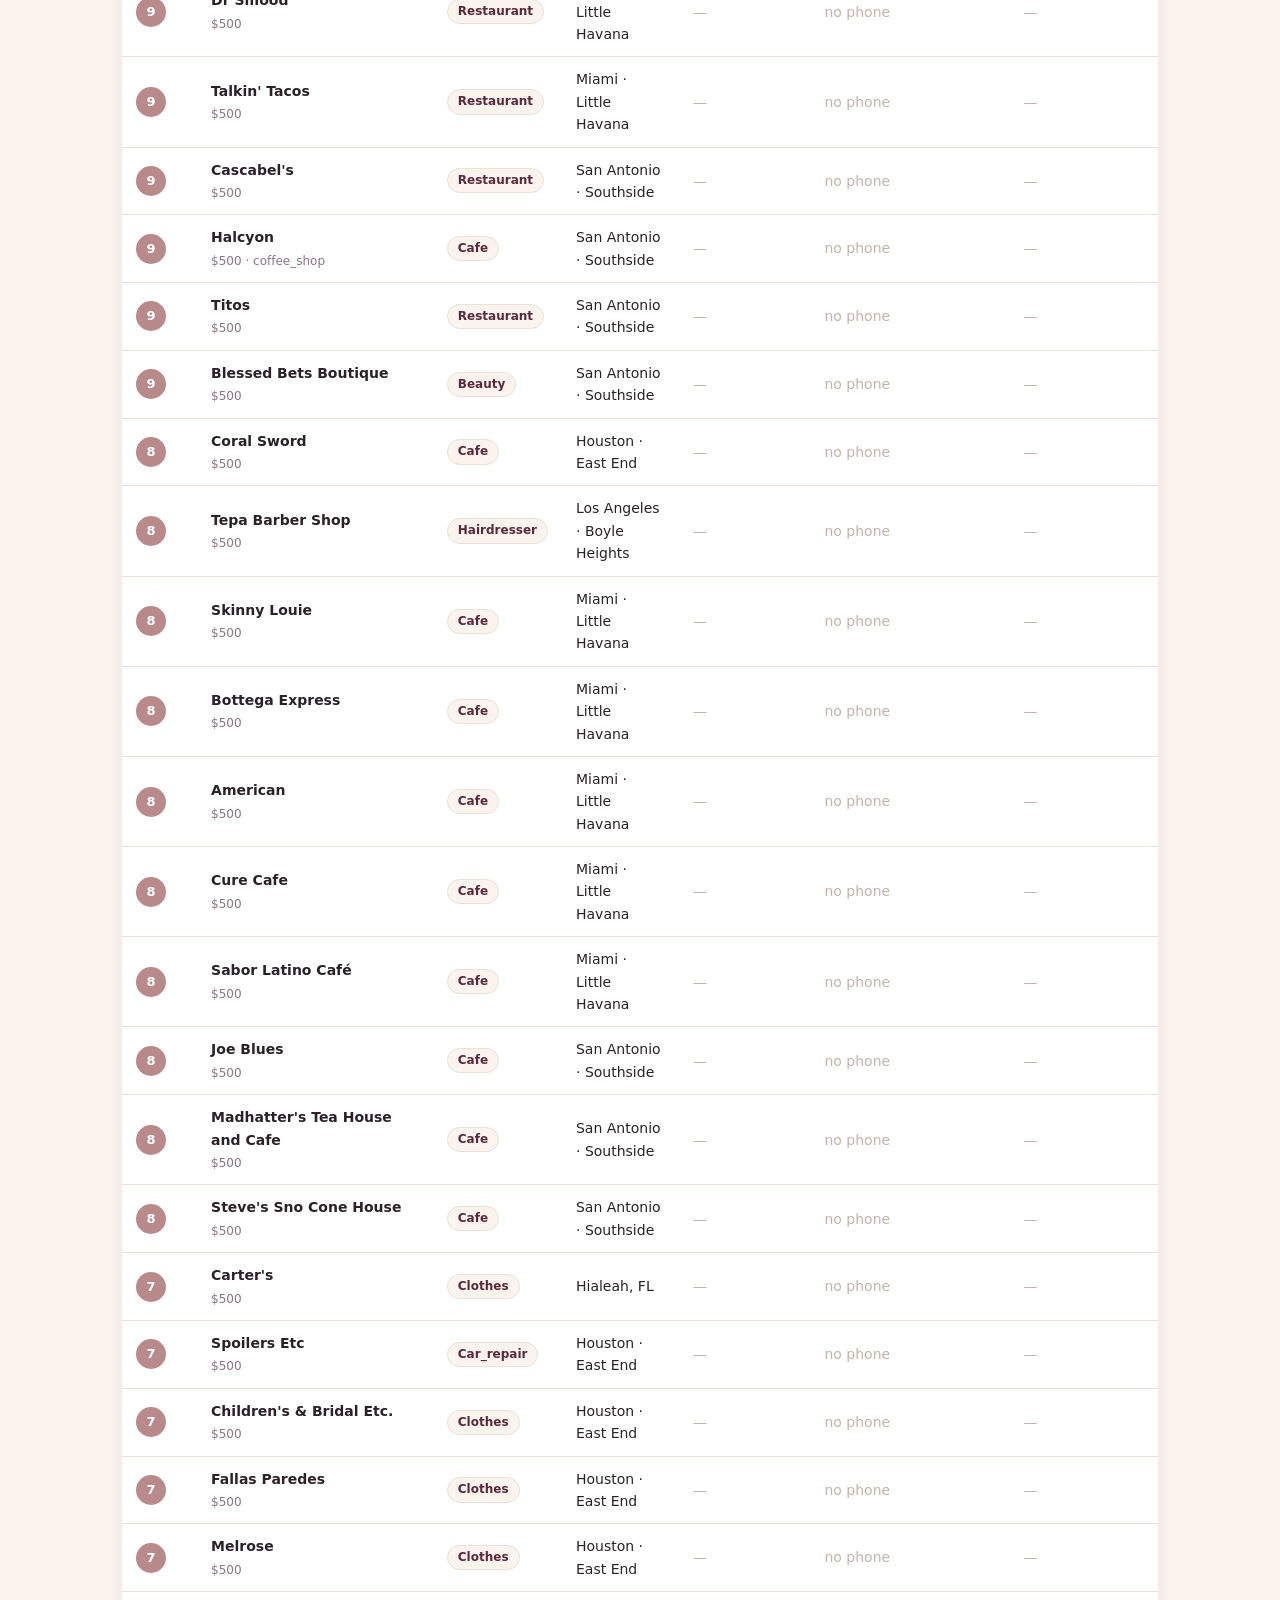
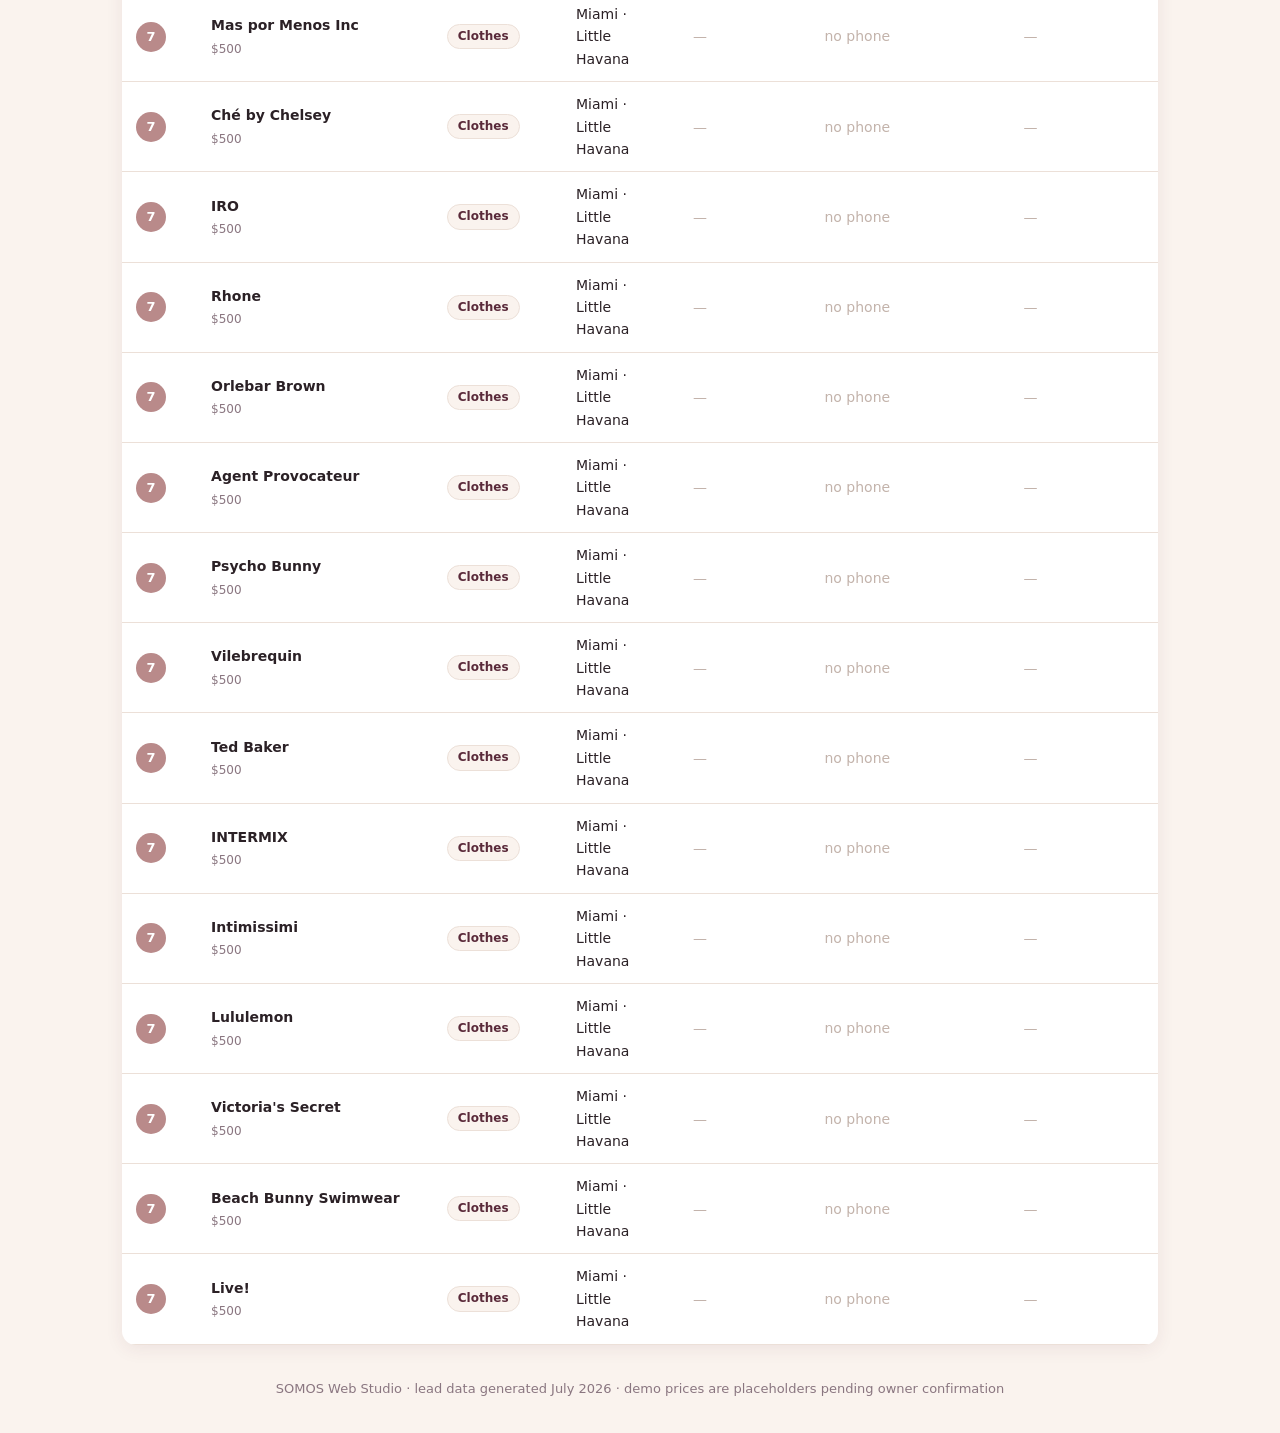
<file: leads.html>
<!DOCTYPE html>
<html lang="es">
<head>
<meta charset="UTF-8">
<meta name="viewport" content="width=device-width, initial-scale=1.0">
<title>Lead Database · SOMOS Web Studio</title>
<style>

  :root{--oro:#c9a227;--oro2:#e6c65a;--rosa:#e8a0b4;--wine:#5a2a3a;--wine2:#3a1a26;--nude:#faf3ee;--ink:#2b2126;--line:#ece0d8;--green:#25d366}
  *{margin:0;padding:0;box-sizing:border-box}
  body{font-family:'Segoe UI',system-ui,-apple-system,sans-serif;color:var(--ink);background:var(--nude);line-height:1.6}
  a{color:inherit}
  .wrap{max-width:1080px;margin:0 auto;padding:0 22px}

  header{background:linear-gradient(135deg,var(--wine),var(--wine2));color:#fff;padding:34px 0}
  header h1{font-size:30px;font-weight:800;background:linear-gradient(90deg,var(--oro2),var(--oro));-webkit-background-clip:text;background-clip:text;-webkit-text-fill-color:transparent}
  header p{color:#f0d9e0;margin-top:4px;font-size:15px}
  .back{display:inline-block;color:var(--oro2);text-decoration:none;font-size:14px;margin-bottom:10px;font-weight:600}
  .stats{display:flex;flex-wrap:wrap;gap:14px;margin:22px 0}
  .stat{flex:1;min-width:150px;background:#fff;border-radius:14px;padding:18px 20px;box-shadow:0 4px 16px rgba(90,42,58,.08);border-bottom:3px solid var(--oro)}
  .stat b{display:block;font-size:30px;color:var(--wine);font-weight:800}
  .stat span{font-size:13px;color:#8a7680}
  .demoband{background:linear-gradient(135deg,var(--rosa),#f2c4d1);border-radius:16px;padding:22px;margin:8px 0 26px}
  .demoband h2{color:var(--wine);font-size:20px;margin-bottom:12px}
  .demogrid{display:grid;grid-template-columns:repeat(auto-fit,minmax(240px,1fr));gap:14px}
  .demo{background:#fff;border-radius:12px;padding:16px 18px;text-decoration:none;display:block;box-shadow:0 4px 14px rgba(90,42,58,.12);transition:transform .12s}
  .demo:hover{transform:translateY(-3px)}
  .demo b{color:var(--wine);font-size:16px;display:block}
  .demo span{font-size:13px;color:#8a7680}
  .demo .go{display:inline-block;margin-top:8px;background:var(--wine);color:#fff;padding:6px 14px;border-radius:30px;font-size:13px;font-weight:700}
  .controls{display:flex;flex-wrap:wrap;gap:10px;margin-bottom:16px}
  input,select{padding:11px 14px;border:1px solid var(--line);border-radius:10px;font-size:14px;font-family:inherit;background:#fff}
  input#q{flex:1;min-width:200px}
  .count{font-size:13px;color:#8a7680;margin-bottom:8px}
  .tablewrap{background:#fff;border-radius:14px;overflow:hidden;box-shadow:0 4px 18px rgba(90,42,58,.08);overflow-x:auto}
  table{width:100%;border-collapse:collapse;font-size:14px;min-width:640px}
  th{background:var(--wine);color:#fff;text-align:left;padding:12px 14px;font-size:12px;text-transform:uppercase;letter-spacing:.4px;cursor:pointer;white-space:nowrap;user-select:none}
  th:hover{background:var(--wine2)}
  td{padding:11px 14px;border-bottom:1px solid var(--line)}
  tr:hover td{background:#fbf5f0}
  .pill{display:inline-block;background:var(--nude);border:1px solid var(--line);border-radius:20px;padding:2px 10px;font-size:12px;color:var(--wine);font-weight:600;text-transform:capitalize}
  .sc{display:inline-block;width:30px;height:30px;line-height:30px;text-align:center;border-radius:50%;font-weight:800;font-size:13px;color:#fff}
  .callbtn{display:inline-block;background:var(--green);color:#fff;padding:5px 12px;border-radius:20px;text-decoration:none;font-size:13px;font-weight:700;white-space:nowrap}
  .demolink{display:inline-block;background:linear-gradient(90deg,var(--oro),var(--oro2));color:var(--wine);padding:5px 12px;border-radius:20px;text-decoration:none;font-size:13px;font-weight:800;white-space:nowrap}
  .muted{color:#c3b3ab}
  footer{text-align:center;padding:34px;color:#8a7680;font-size:13px}
  @media(max-width:640px){.stat b{font-size:24px}}
</style>
</head>
<body>
<header>
  <div class="wrap">
    <a class="back" href="index.html">← Volver · Back to overview</a>
    <h1>Lead Database</h1>
    <p>Spanish-speaking businesses with <b>no website</b> · 5 metros · sourced &amp; scored automatically</p>
  </div>
</header>

<div class="wrap">
  <div class="stats">
    <div class="stat"><b>159</b><span>Qualified leads · no website</span></div>
    <div class="stat"><b>30</b><span>With phone — ready to call</span></div>
    <div class="stat"><b>5</b><span>Target metros</span></div>
    <div class="stat"><b>$500–750</b><span>Est. deal size each</span></div>
  </div>

  <div class="demoband">
    <h2>🌐 Live demo sites — click to view what we build</h2>
    <div class="demogrid">
      <a class="demo" href="sites/al-and-beas/" target="_blank"><b>Al &amp; Bea's</b><span>Taquería · Los Angeles</span><br><span class="go">View site →</span></a>
      <a class="demo" href="sites/el-cartel/" target="_blank"><b>El Cartel</b><span>Colombian · Miami</span><br><span class="go">View site →</span></a>
      <a class="demo" href="sites/la-tijera-de-oro/" target="_blank"><b>La Tijera de Oro</b><span>Beauty salon · Hialeah</span><br><span class="go">View site →</span></a>
    </div>
  </div>

  <div class="controls">
    <input id="q" placeholder="🔍 Search name, address, cuisine…">
    <select id="metro"><option value="">All metros</option></select>
    <select id="type"><option value="">All types</option></select>
    <select id="phoneonly"><option value="">All leads</option><option value="1">Has phone only</option></select>
  </div>
  <div class="count" id="count"></div>
  <div class="tablewrap">
    <table>
      <thead><tr>
        <th data-k="score">Score</th>
        <th data-k="name">Business</th>
        <th data-k="type">Type</th>
        <th data-k="metro">Metro</th>
        <th data-k="address">Address</th>
        <th data-k="phone">Contact</th>
        <th data-k="demo">Demo</th>
      </tr></thead>
      <tbody id="tb"></tbody>
    </table>
  </div>
</div>
<footer>SOMOS Web Studio · lead data generated July 2026 · demo prices are placeholders pending owner confirmation</footer>

<script>
const DATA = [{"score": 19, "name": "Al & Bea's Mexican Food", "type": "restaurant", "metro": "Los Angeles · Boyle Heights", "phone": "+1 323-267-8810", "address": "2025 East 1st Street", "cuisine": "mexican", "price": "$500", "demo": "sites/al-and-beas/"}, {"score": 19, "name": "Santa Cecilia Restaurant", "type": "restaurant", "metro": "Los Angeles · Boyle Heights", "phone": "+1-323-980-0716", "address": "1707 Pleasant Avenue", "cuisine": "mexican", "price": "$500", "demo": ""}, {"score": 19, "name": "X'tiosu Kitchen", "type": "restaurant", "metro": "Los Angeles · Boyle Heights", "phone": "+1-323-526-8844", "address": "923 Forest Avenue", "cuisine": "mediterranean", "price": "$500", "demo": ""}, {"score": 19, "name": "El Cartel Colombian Restaurant", "type": "restaurant", "metro": "Miami · Little Havana", "phone": "+1-305-358-7800", "address": "194 Southeast 1st Avenue", "cuisine": "latin_american", "price": "$500", "demo": "sites/el-cartel/"}, {"score": 19, "name": "Camila's Restaurante Brasileiro", "type": "restaurant", "metro": "Miami · Little Havana", "phone": "+1 305-375-0992", "address": "129 Southeast 1st Avenue", "cuisine": "brazilian", "price": "$500", "demo": ""}, {"score": 19, "name": "Chick'n Grill", "type": "restaurant", "metro": "Miami · Little Havana", "phone": "+1-786-621-4800", "address": "250 Southwest 8th Street", "cuisine": "chicken", "price": "$500", "demo": ""}, {"score": 19, "name": "La Moon", "type": "restaurant", "metro": "Miami · Little Havana", "phone": "+1-305-860-6209", "address": "97 Southwest 8th Street", "cuisine": "latin;columbia", "price": "$500", "demo": ""}, {"score": 19, "name": "Little Bread Cuban Sandwich Co.", "type": "restaurant", "metro": "Miami · Little Havana", "phone": "+1-786-420-2672", "address": "541 Southwest 12th Avenue", "cuisine": "cuban", "price": "$500", "demo": ""}, {"score": 19, "name": "The Henry", "type": "restaurant", "metro": "Miami · Little Havana", "phone": "+1-786-471-0070", "address": "701 South Miami Avenue", "cuisine": "american", "price": "$500", "demo": ""}, {"score": 19, "name": "Rey's Pizza", "type": "restaurant", "metro": "Miami · Little Havana", "phone": "+1-305-856-7535", "address": "2391 West Flagler Street", "cuisine": "pizza;cuban", "price": "$500", "demo": ""}, {"score": 19, "name": "Señor Veggie", "type": "restaurant", "metro": "San Antonio · Southside", "phone": "+1-210-228-0073", "address": "620 South Presa Street", "cuisine": "mexican", "price": "$500", "demo": ""}, {"score": 19, "name": "Topaz Dentistry and Braces", "type": "dentist", "metro": "San Antonio · Southside", "phone": "+1-254-382-8717", "address": "3850 South New Braunfels Avenue", "cuisine": "", "price": "$750", "demo": ""}, {"score": 19, "name": "Battalion", "type": "restaurant", "metro": "San Antonio · Southside", "phone": "+1-210-816-0088", "address": "604 South Alamo Street", "cuisine": "italian", "price": "$500", "demo": ""}, {"score": 18, "name": "La Tijera de Oro", "type": "beauty", "metro": "Hialeah, FL", "phone": "+1-305-822-8802", "address": "3974 Palm Avenue", "cuisine": "", "price": "$500", "demo": "sites/la-tijera-de-oro/"}, {"score": 18, "name": "La Canasta", "type": "restaurant", "metro": "Los Angeles · Boyle Heights", "phone": "+1-323-269-2562", "address": "4112 Whittier Boulevard", "cuisine": "", "price": "$500", "demo": ""}, {"score": 18, "name": "Yisell Bakery & Coffee", "type": "bakery", "metro": "Miami · Little Havana", "phone": "+1-305-856-8141", "address": "1356", "cuisine": "", "price": "$500", "demo": ""}, {"score": 18, "name": "Amarres de amor Florida", "type": "restaurant", "metro": "Miami · Little Havana", "phone": "+1-786-755-8139", "address": "43 Northeast 1st Street", "cuisine": "", "price": "$500", "demo": ""}, {"score": 18, "name": "Russian volume by Vizavi Lashes", "type": "beauty", "metro": "Miami · Little Havana", "phone": "+1 772-275-8888", "address": "175 Southwest 7th Street", "cuisine": "", "price": "$500", "demo": ""}, {"score": 18, "name": "Starbucks", "type": "cafe", "metro": "Miami · Little Havana", "phone": "+1 786-238-7951", "address": "249 Northwest 6th Street", "cuisine": "coffee_shop", "price": "$500", "demo": ""}, {"score": 18, "name": "Rico Bakery & Cafe", "type": "bakery", "metro": "Miami · Little Havana", "phone": "+1-305-649-6241", "address": "425 Southwest 22nd Avenue", "cuisine": "", "price": "$500", "demo": ""}, {"score": 18, "name": "Juice Fountain 305", "type": "cafe", "metro": "Miami · Little Havana", "phone": "+1-305-619-2022", "address": "1310 NE 1st Avenue", "cuisine": "juice", "price": "$500", "demo": ""}, {"score": 18, "name": "La Superior Bakery", "type": "bakery", "metro": "San Antonio · Southside", "phone": "+1-210-924-1616", "address": "519 Pleasanton Rd", "cuisine": "", "price": "$500", "demo": ""}, {"score": 18, "name": "Cafe Dubai", "type": "restaurant", "metro": "San Antonio · Southside", "phone": "+1 726-210-6497", "address": "2711 South Flores Street", "cuisine": "", "price": "$500", "demo": ""}, {"score": 17, "name": "Nicoya Fusion Cafe", "type": "cafe", "metro": "Hialeah, FL", "phone": "+1-786-299-0097", "address": "1426 West 49th Street", "cuisine": "", "price": "$500", "demo": ""}, {"score": 17, "name": "Jesse's Barber Shop", "type": "hairdresser", "metro": "Los Angeles · Boyle Heights", "phone": "+1-323-522-8577", "address": "2626 East Cesar E Chavez Avenue", "cuisine": "", "price": "$500", "demo": ""}, {"score": 17, "name": "Johanas Beauty salon & Barber shop", "type": "hairdresser", "metro": "Los Angeles · Boyle Heights", "phone": "+1-323-264-3024", "address": "4136 Whittier Boulevard", "cuisine": "", "price": "$500", "demo": ""}, {"score": 17, "name": "Yia Caffe", "type": "cafe", "metro": "Los Angeles · Boyle Heights", "phone": "+1 323 685 2049", "address": "3557 East 3rd Street", "cuisine": "", "price": "$500", "demo": ""}, {"score": 17, "name": "Acurrúcame Café", "type": "cafe", "metro": "Los Angeles · Boyle Heights", "phone": "+1-323-526-7219", "address": "2609 East Cesar E Chavez Avenue", "cuisine": "", "price": "$500", "demo": ""}, {"score": 17, "name": "Guapos Barber Shop", "type": "hairdresser", "metro": "San Antonio · Southside", "phone": "+1-210-606-2496", "address": "642 South Presa Street", "cuisine": "", "price": "$500", "demo": ""}, {"score": 15, "name": "Delicias en Miami", "type": "restaurant", "metro": "Miami · Little Havana", "phone": "+1-786-499-5213", "address": "", "cuisine": "", "price": "$500", "demo": ""}, {"score": 13, "name": "Palenque Pizzeria", "type": "restaurant", "metro": "Hialeah, FL", "phone": "", "address": "2200", "cuisine": "pizza", "price": "$500", "demo": ""}, {"score": 13, "name": "Tacos Virginia", "type": "restaurant", "metro": "Los Angeles · Boyle Heights", "phone": "", "address": "4081 Whittier Boulevard", "cuisine": "mexican", "price": "$500", "demo": ""}, {"score": 13, "name": "El Cocodrilo", "type": "restaurant", "metro": "Los Angeles · Boyle Heights", "phone": "", "address": "4087 Whittier Boulevard", "cuisine": "mexican", "price": "$500", "demo": ""}, {"score": 13, "name": "Pizza Hut", "type": "restaurant", "metro": "Los Angeles · Boyle Heights", "phone": "", "address": "3400 East 1st Street", "cuisine": "pizza", "price": "$500", "demo": ""}, {"score": 13, "name": "123 Kids Dentistry of East LA", "type": "dentist", "metro": "Los Angeles · Boyle Heights", "phone": "", "address": "3845 East 3rd Street", "cuisine": "", "price": "$750", "demo": ""}, {"score": 13, "name": "Mi Rinconcito Mexicano", "type": "restaurant", "metro": "Miami · Little Havana", "phone": "", "address": "1961 Southwest 8th Street", "cuisine": "mexican", "price": "$500", "demo": ""}, {"score": 13, "name": "El Taquito", "type": "restaurant", "metro": "Miami · Little Havana", "phone": "", "address": "Southwest 8th Street", "cuisine": "mexican", "price": "$500", "demo": ""}, {"score": 13, "name": "Epic Smiles Miami", "type": "dentist", "metro": "Miami · Little Havana", "phone": "", "address": "2525 Southwest 8th Street", "cuisine": "", "price": "$750", "demo": ""}, {"score": 13, "name": "Cajun Boil", "type": "restaurant", "metro": "Miami · Little Havana", "phone": "", "address": "141 Southwest 7th Street", "cuisine": "seafood", "price": "$500", "demo": ""}, {"score": 13, "name": "Taqueria El Ranchero de Jalisco", "type": "restaurant", "metro": "San Antonio · Southside", "phone": "", "address": "505 Fair Avenue", "cuisine": "mexican", "price": "$500", "demo": ""}, {"score": 13, "name": "El Chunky", "type": "restaurant", "metro": "San Antonio · Southside", "phone": "", "address": "2620 South Presa Street", "cuisine": "hot_dog;mexican", "price": "$500", "demo": ""}, {"score": 12, "name": "Peluqueria", "type": "beauty", "metro": "Hialeah, FL", "phone": "", "address": "1434 West 49th Street", "cuisine": "", "price": "$500", "demo": ""}, {"score": 12, "name": "Lily's Elegant Nails & Beauty Salon", "type": "beauty", "metro": "Houston · East End", "phone": "", "address": "5605 Lawndale Street", "cuisine": "", "price": "$500", "demo": ""}, {"score": 12, "name": "Thank You Miami", "type": "restaurant", "metro": "Miami · Little Havana", "phone": "", "address": "1663 West Flagler Street", "cuisine": "", "price": "$500", "demo": ""}, {"score": 12, "name": "Crust", "type": "restaurant", "metro": "Miami · Little Havana", "phone": "", "address": "668 Northwest 5th Street", "cuisine": "", "price": "$500", "demo": ""}, {"score": 12, "name": "Manna Life Food", "type": "restaurant", "metro": "Miami · Little Havana", "phone": "", "address": "80 Northeast 2nd Avenue", "cuisine": "", "price": "$500", "demo": ""}, {"score": 12, "name": "Meraki Greek Bistro", "type": "restaurant", "metro": "Miami · Little Havana", "phone": "", "address": "142 Southeast 1st Avenue", "cuisine": "", "price": "$500", "demo": ""}, {"score": 12, "name": "Blackbird Ordinary", "type": "restaurant", "metro": "Miami · Little Havana", "phone": "", "address": "729 Southwest 1st Avenue", "cuisine": "", "price": "$500", "demo": ""}, {"score": 12, "name": "La Granja", "type": "restaurant", "metro": "Miami · Little Havana", "phone": "", "address": "127 Southeast 2nd Avenue", "cuisine": "", "price": "$500", "demo": ""}, {"score": 12, "name": "The Arketekt by Aficionados", "type": "restaurant", "metro": "Miami · Little Havana", "phone": "", "address": "1200 Brickell Bay Drive", "cuisine": "", "price": "$500", "demo": ""}, {"score": 12, "name": "Carolina Escobar Beauty Studio", "type": "beauty", "metro": "Miami · Little Havana", "phone": "", "address": "1569 Northwest 17th Avenue", "cuisine": "", "price": "$500", "demo": ""}, {"score": 12, "name": "Pastelmania Bakery", "type": "bakery", "metro": "Miami · Little Havana", "phone": "", "address": "2015 West Flagler Street", "cuisine": "", "price": "$500", "demo": ""}, {"score": 12, "name": "Bite Sandwich", "type": "cafe", "metro": "Miami · Little Havana", "phone": "", "address": "1576 Southwest 1st Street", "cuisine": "breakfast;coffee_shop;sandwich", "price": "$500", "demo": ""}, {"score": 12, "name": "Rosario's Cantina", "type": "restaurant", "metro": "San Antonio · Southside", "phone": "", "address": "901 South Alamo Street", "cuisine": "", "price": "$500", "demo": ""}, {"score": 12, "name": "Liberty Bar", "type": "restaurant", "metro": "San Antonio · Southside", "phone": "", "address": "1111 South Alamo Street", "cuisine": "", "price": "$500", "demo": ""}, {"score": 12, "name": "Bliss Restaurant", "type": "restaurant", "metro": "San Antonio · Southside", "phone": "", "address": "926 S Presa Street", "cuisine": "", "price": "$500", "demo": ""}, {"score": 12, "name": "My Tia's Mexican Restaurant", "type": "restaurant", "metro": "San Antonio · Southside", "phone": "", "address": "514 Pleasanton Rd", "cuisine": "", "price": "$500", "demo": ""}, {"score": 12, "name": "Hash Vegan Eatery", "type": "restaurant", "metro": "San Antonio · Southside", "phone": "", "address": "5007 S Flores St", "cuisine": "", "price": "$500", "demo": ""}, {"score": 12, "name": "Eight Ball Coffee", "type": "cafe", "metro": "San Antonio · Southside", "phone": "", "address": "1432 South Saint Mary's Street", "cuisine": "coffee_shop", "price": "$500", "demo": ""}, {"score": 11, "name": "The Hair Stop", "type": "hairdresser", "metro": "Hialeah, FL", "phone": "", "address": "243 Westward Drive", "cuisine": "", "price": "$500", "demo": ""}, {"score": 11, "name": "Johnson Florist", "type": "florist", "metro": "Houston · East End", "phone": "", "address": "5632 Lawndale Street", "cuisine": "", "price": "$500", "demo": ""}, {"score": 11, "name": "Monterrey Barber Shop #2", "type": "hairdresser", "metro": "Houston · East End", "phone": "", "address": "5634 Lawndale Street", "cuisine": "", "price": "$500", "demo": ""}, {"score": 11, "name": "Casey Beauty Salon", "type": "hairdresser", "metro": "Los Angeles · Boyle Heights", "phone": "", "address": "4085 Whittier Boulevard", "cuisine": "", "price": "$500", "demo": ""}, {"score": 11, "name": "Cafe Galleria", "type": "cafe", "metro": "Miami · Little Havana", "phone": "", "address": "69 Southeast 1st Street", "cuisine": "", "price": "$500", "demo": ""}, {"score": 11, "name": "Cafe Croissant", "type": "cafe", "metro": "Miami · Little Havana", "phone": "", "address": "1684 Southwest 22nd Street", "cuisine": "", "price": "$500", "demo": ""}, {"score": 11, "name": "Atlantis Cafe", "type": "cafe", "metro": "Miami · Little Havana", "phone": "", "address": "12 Northwest 1st Street", "cuisine": "", "price": "$500", "demo": ""}, {"score": 11, "name": "ALL DAY", "type": "cafe", "metro": "Miami · Little Havana", "phone": "", "address": "1035 North Miami Avenue", "cuisine": "", "price": "$500", "demo": ""}, {"score": 10, "name": "Cozy Corner", "type": "restaurant", "metro": "Hialeah, FL", "phone": "", "address": "", "cuisine": "american", "price": "$500", "demo": ""}, {"score": 10, "name": "Sunny's Subs", "type": "restaurant", "metro": "Hialeah, FL", "phone": "", "address": "", "cuisine": "sandwich", "price": "$500", "demo": ""}, {"score": 10, "name": "China King", "type": "restaurant", "metro": "Hialeah, FL", "phone": "", "address": "", "cuisine": "chinese", "price": "$500", "demo": ""}, {"score": 10, "name": "Dentista", "type": "dentist", "metro": "Hialeah, FL", "phone": "", "address": "", "cuisine": "", "price": "$750", "demo": ""}, {"score": 10, "name": "wayman pilot supplies", "type": "clothes", "metro": "Hialeah, FL", "phone": "", "address": "13491 Northwest 47th Avenue", "cuisine": "", "price": "$500", "demo": ""}, {"score": 10, "name": "La Rampa", "type": "restaurant", "metro": "Hialeah, FL", "phone": "", "address": "", "cuisine": "cuban", "price": "$500", "demo": ""}, {"score": 10, "name": "La Carne Asada", "type": "restaurant", "metro": "Hialeah, FL", "phone": "", "address": "", "cuisine": "nicaraguan", "price": "$500", "demo": ""}, {"score": 10, "name": "Fritanga Hermanos Mendoza", "type": "restaurant", "metro": "Hialeah, FL", "phone": "", "address": "", "cuisine": "nicaraguan", "price": "$500", "demo": ""}, {"score": 10, "name": "El Chico", "type": "restaurant", "metro": "Hialeah, FL", "phone": "", "address": "", "cuisine": "cuban cocine", "price": "$500", "demo": ""}, {"score": 10, "name": "Aquario Dental", "type": "dentist", "metro": "Houston · East End", "phone": "", "address": "", "cuisine": "", "price": "$750", "demo": ""}, {"score": 10, "name": "Tire and Muffler", "type": "car_repair", "metro": "Los Angeles · Boyle Heights", "phone": "", "address": "East 3rd Street", "cuisine": "", "price": "$500", "demo": ""}, {"score": 10, "name": "La Parrilla", "type": "restaurant", "metro": "Los Angeles · Boyle Heights", "phone": "", "address": "", "cuisine": "mexican", "price": "$500", "demo": ""}, {"score": 10, "name": "Teen Dental Place", "type": "dentist", "metro": "Los Angeles · Boyle Heights", "phone": "", "address": "", "cuisine": "", "price": "$750", "demo": ""}, {"score": 10, "name": "Kid's Dental Place", "type": "dentist", "metro": "Los Angeles · Boyle Heights", "phone": "", "address": "", "cuisine": "", "price": "$750", "demo": ""}, {"score": 10, "name": "Western Dental", "type": "dentist", "metro": "Los Angeles · Boyle Heights", "phone": "", "address": "", "cuisine": "", "price": "$750", "demo": ""}, {"score": 10, "name": "Pacific Dental", "type": "dentist", "metro": "Los Angeles · Boyle Heights", "phone": "", "address": "", "cuisine": "", "price": "$750", "demo": ""}, {"score": 10, "name": "Las Flautas", "type": "restaurant", "metro": "Los Angeles · Boyle Heights", "phone": "", "address": "", "cuisine": "mexican", "price": "$500", "demo": ""}, {"score": 10, "name": "El 7 Mares", "type": "restaurant", "metro": "Los Angeles · Boyle Heights", "phone": "", "address": "", "cuisine": "seafood", "price": "$500", "demo": ""}, {"score": 10, "name": "Don Chuy", "type": "restaurant", "metro": "Los Angeles · Boyle Heights", "phone": "", "address": "", "cuisine": "mexican", "price": "$500", "demo": ""}, {"score": 10, "name": "Birrieria Nochistlan Zac", "type": "restaurant", "metro": "Los Angeles · Boyle Heights", "phone": "", "address": "", "cuisine": "mexican", "price": "$500", "demo": ""}, {"score": 10, "name": "Birria Los Socios", "type": "restaurant", "metro": "Los Angeles · Boyle Heights", "phone": "", "address": "", "cuisine": "mexican", "price": "$500", "demo": ""}, {"score": 10, "name": "Tadeo's Fashion", "type": "clothes", "metro": "Los Angeles · Boyle Heights", "phone": "", "address": "4124 Whittier Boulevard", "cuisine": "", "price": "$500", "demo": ""}, {"score": 10, "name": "Tilas", "type": "restaurant", "metro": "Los Angeles · Boyle Heights", "phone": "", "address": "", "cuisine": "mexican", "price": "$500", "demo": ""}, {"score": 10, "name": "Mariscos Eso Y Mas", "type": "restaurant", "metro": "Los Angeles · Boyle Heights", "phone": "", "address": "", "cuisine": "seafood", "price": "$500", "demo": ""}, {"score": 10, "name": "P.F. Chang's", "type": "restaurant", "metro": "Miami · Little Havana", "phone": "", "address": "", "cuisine": "asian", "price": "$500", "demo": ""}, {"score": 10, "name": "Vapiano", "type": "restaurant", "metro": "Miami · Little Havana", "phone": "", "address": "", "cuisine": "italian", "price": "$500", "demo": ""}, {"score": 10, "name": "El Nuevo Siglo", "type": "restaurant", "metro": "Miami · Little Havana", "phone": "", "address": "", "cuisine": "international", "price": "$500", "demo": ""}, {"score": 10, "name": "García,s Seafood", "type": "restaurant", "metro": "Miami · Little Havana", "phone": "", "address": "", "cuisine": "seafood;fish", "price": "$500", "demo": ""}, {"score": 10, "name": "Abana Auto", "type": "car_repair", "metro": "Miami · Little Havana", "phone": "", "address": "222 Southwest 22nd Avenue", "cuisine": "", "price": "$500", "demo": ""}, {"score": 10, "name": "Fiesta Café Shop", "type": "restaurant", "metro": "Miami · Little Havana", "phone": "", "address": "", "cuisine": "peruvian", "price": "$500", "demo": ""}, {"score": 10, "name": "Yambo", "type": "restaurant", "metro": "Miami · Little Havana", "phone": "", "address": "", "cuisine": "nicaraguan", "price": "$500", "demo": ""}, {"score": 10, "name": "Burgerteca", "type": "restaurant", "metro": "San Antonio · Southside", "phone": "", "address": "", "cuisine": "burger", "price": "$500", "demo": ""}, {"score": 10, "name": "Pizza Hut", "type": "restaurant", "metro": "San Antonio · Southside", "phone": "", "address": "", "cuisine": "pizza", "price": "$500", "demo": ""}, {"score": 9, "name": "Porto Alegre Restaurant", "type": "restaurant", "metro": "Hialeah, FL", "phone": "", "address": "", "cuisine": "", "price": "$500", "demo": ""}, {"score": 9, "name": "El Greco Greek", "type": "restaurant", "metro": "Houston · East End", "phone": "", "address": "", "cuisine": "", "price": "$500", "demo": ""}, {"score": 9, "name": "Sally's Beauty Supplies", "type": "beauty", "metro": "Houston · East End", "phone": "", "address": "", "cuisine": "", "price": "$500", "demo": ""}, {"score": 9, "name": "Le Q Nails", "type": "beauty", "metro": "Houston · East End", "phone": "", "address": "", "cuisine": "", "price": "$500", "demo": ""}, {"score": 9, "name": "D K Nail", "type": "beauty", "metro": "Houston · East End", "phone": "", "address": "", "cuisine": "", "price": "$500", "demo": ""}, {"score": 9, "name": "Otomisan Japanese Restaurant", "type": "restaurant", "metro": "Los Angeles · Boyle Heights", "phone": "", "address": "", "cuisine": "", "price": "$500", "demo": ""}, {"score": 9, "name": "Maria's Bakery Inc.", "type": "bakery", "metro": "Los Angeles · Boyle Heights", "phone": "", "address": "", "cuisine": "", "price": "$500", "demo": ""}, {"score": 9, "name": "Meatland Bakery", "type": "bakery", "metro": "Los Angeles · Boyle Heights", "phone": "", "address": "", "cuisine": "", "price": "$500", "demo": ""}, {"score": 9, "name": "La Monarca", "type": "bakery", "metro": "Los Angeles · Boyle Heights", "phone": "", "address": "", "cuisine": "", "price": "$500", "demo": ""}, {"score": 9, "name": "La Central", "type": "bakery", "metro": "Los Angeles · Boyle Heights", "phone": "", "address": "", "cuisine": "", "price": "$500", "demo": ""}, {"score": 9, "name": "La Mascota Bakery", "type": "bakery", "metro": "Los Angeles · Boyle Heights", "phone": "", "address": "", "cuisine": "", "price": "$500", "demo": ""}, {"score": 9, "name": "Wok Town", "type": "restaurant", "metro": "Miami · Little Havana", "phone": "", "address": "", "cuisine": "", "price": "$500", "demo": ""}, {"score": 9, "name": "New York Bagel Deli", "type": "restaurant", "metro": "Miami · Little Havana", "phone": "", "address": "", "cuisine": "", "price": "$500", "demo": ""}, {"score": 9, "name": "Sushi Sake", "type": "restaurant", "metro": "Miami · Little Havana", "phone": "", "address": "", "cuisine": "", "price": "$500", "demo": ""}, {"score": 9, "name": "Juan Valdez Café", "type": "cafe", "metro": "Miami · Little Havana", "phone": "", "address": "", "cuisine": "coffee_shop", "price": "$500", "demo": ""}, {"score": 9, "name": "Latin American", "type": "restaurant", "metro": "Miami · Little Havana", "phone": "", "address": "", "cuisine": "", "price": "$500", "demo": ""}, {"score": 9, "name": "Nusr-Et", "type": "restaurant", "metro": "Miami · Little Havana", "phone": "", "address": "", "cuisine": "", "price": "$500", "demo": ""}, {"score": 9, "name": "American Social", "type": "restaurant", "metro": "Miami · Little Havana", "phone": "", "address": "", "cuisine": "", "price": "$500", "demo": ""}, {"score": 9, "name": "Los Nuevos Jarritos", "type": "restaurant", "metro": "Miami · Little Havana", "phone": "", "address": "", "cuisine": "", "price": "$500", "demo": ""}, {"score": 9, "name": "Joe & The Juice", "type": "cafe", "metro": "Miami · Little Havana", "phone": "", "address": "", "cuisine": "coffee_shop", "price": "$500", "demo": ""}, {"score": 9, "name": "La Gazzetta", "type": "restaurant", "metro": "Miami · Little Havana", "phone": "", "address": "", "cuisine": "", "price": "$500", "demo": ""}, {"score": 9, "name": "Domain", "type": "cafe", "metro": "Miami · Little Havana", "phone": "", "address": "", "cuisine": "coffee_shop", "price": "$500", "demo": ""}, {"score": 9, "name": "Cafe Americano", "type": "cafe", "metro": "Miami · Little Havana", "phone": "", "address": "", "cuisine": "coffee_shop", "price": "$500", "demo": ""}, {"score": 9, "name": "Dr Smood", "type": "restaurant", "metro": "Miami · Little Havana", "phone": "", "address": "", "cuisine": "", "price": "$500", "demo": ""}, {"score": 9, "name": "Talkin' Tacos", "type": "restaurant", "metro": "Miami · Little Havana", "phone": "", "address": "", "cuisine": "", "price": "$500", "demo": ""}, {"score": 9, "name": "Cascabel's", "type": "restaurant", "metro": "San Antonio · Southside", "phone": "", "address": "", "cuisine": "", "price": "$500", "demo": ""}, {"score": 9, "name": "Halcyon", "type": "cafe", "metro": "San Antonio · Southside", "phone": "", "address": "", "cuisine": "coffee_shop", "price": "$500", "demo": ""}, {"score": 9, "name": "Titos", "type": "restaurant", "metro": "San Antonio · Southside", "phone": "", "address": "", "cuisine": "", "price": "$500", "demo": ""}, {"score": 9, "name": "Blessed Bets Boutique", "type": "beauty", "metro": "San Antonio · Southside", "phone": "", "address": "", "cuisine": "", "price": "$500", "demo": ""}, {"score": 8, "name": "Coral Sword", "type": "cafe", "metro": "Houston · East End", "phone": "", "address": "", "cuisine": "", "price": "$500", "demo": ""}, {"score": 8, "name": "Tepa Barber Shop", "type": "hairdresser", "metro": "Los Angeles · Boyle Heights", "phone": "", "address": "", "cuisine": "", "price": "$500", "demo": ""}, {"score": 8, "name": "Skinny Louie", "type": "cafe", "metro": "Miami · Little Havana", "phone": "", "address": "", "cuisine": "", "price": "$500", "demo": ""}, {"score": 8, "name": "Bottega Express", "type": "cafe", "metro": "Miami · Little Havana", "phone": "", "address": "", "cuisine": "", "price": "$500", "demo": ""}, {"score": 8, "name": "American", "type": "cafe", "metro": "Miami · Little Havana", "phone": "", "address": "", "cuisine": "", "price": "$500", "demo": ""}, {"score": 8, "name": "Cure Cafe", "type": "cafe", "metro": "Miami · Little Havana", "phone": "", "address": "", "cuisine": "", "price": "$500", "demo": ""}, {"score": 8, "name": "Sabor Latino Café", "type": "cafe", "metro": "Miami · Little Havana", "phone": "", "address": "", "cuisine": "", "price": "$500", "demo": ""}, {"score": 8, "name": "Joe Blues", "type": "cafe", "metro": "San Antonio · Southside", "phone": "", "address": "", "cuisine": "", "price": "$500", "demo": ""}, {"score": 8, "name": "Madhatter's Tea House and Cafe", "type": "cafe", "metro": "San Antonio · Southside", "phone": "", "address": "", "cuisine": "", "price": "$500", "demo": ""}, {"score": 8, "name": "Steve's Sno Cone House", "type": "cafe", "metro": "San Antonio · Southside", "phone": "", "address": "", "cuisine": "", "price": "$500", "demo": ""}, {"score": 7, "name": "Carter's", "type": "clothes", "metro": "Hialeah, FL", "phone": "", "address": "", "cuisine": "", "price": "$500", "demo": ""}, {"score": 7, "name": "Spoilers Etc", "type": "car_repair", "metro": "Houston · East End", "phone": "", "address": "", "cuisine": "", "price": "$500", "demo": ""}, {"score": 7, "name": "Children's & Bridal Etc.", "type": "clothes", "metro": "Houston · East End", "phone": "", "address": "", "cuisine": "", "price": "$500", "demo": ""}, {"score": 7, "name": "Fallas Paredes", "type": "clothes", "metro": "Houston · East End", "phone": "", "address": "", "cuisine": "", "price": "$500", "demo": ""}, {"score": 7, "name": "Melrose", "type": "clothes", "metro": "Houston · East End", "phone": "", "address": "", "cuisine": "", "price": "$500", "demo": ""}, {"score": 7, "name": "Mas por Menos Inc", "type": "clothes", "metro": "Miami · Little Havana", "phone": "", "address": "", "cuisine": "", "price": "$500", "demo": ""}, {"score": 7, "name": "Ché by Chelsey", "type": "clothes", "metro": "Miami · Little Havana", "phone": "", "address": "", "cuisine": "", "price": "$500", "demo": ""}, {"score": 7, "name": "IRO", "type": "clothes", "metro": "Miami · Little Havana", "phone": "", "address": "", "cuisine": "", "price": "$500", "demo": ""}, {"score": 7, "name": "Rhone", "type": "clothes", "metro": "Miami · Little Havana", "phone": "", "address": "", "cuisine": "", "price": "$500", "demo": ""}, {"score": 7, "name": "Orlebar Brown", "type": "clothes", "metro": "Miami · Little Havana", "phone": "", "address": "", "cuisine": "", "price": "$500", "demo": ""}, {"score": 7, "name": "Agent Provocateur", "type": "clothes", "metro": "Miami · Little Havana", "phone": "", "address": "", "cuisine": "", "price": "$500", "demo": ""}, {"score": 7, "name": "Psycho Bunny", "type": "clothes", "metro": "Miami · Little Havana", "phone": "", "address": "", "cuisine": "", "price": "$500", "demo": ""}, {"score": 7, "name": "Vilebrequin", "type": "clothes", "metro": "Miami · Little Havana", "phone": "", "address": "", "cuisine": "", "price": "$500", "demo": ""}, {"score": 7, "name": "Ted Baker", "type": "clothes", "metro": "Miami · Little Havana", "phone": "", "address": "", "cuisine": "", "price": "$500", "demo": ""}, {"score": 7, "name": "INTERMIX", "type": "clothes", "metro": "Miami · Little Havana", "phone": "", "address": "", "cuisine": "", "price": "$500", "demo": ""}, {"score": 7, "name": "Intimissimi", "type": "clothes", "metro": "Miami · Little Havana", "phone": "", "address": "", "cuisine": "", "price": "$500", "demo": ""}, {"score": 7, "name": "Lululemon", "type": "clothes", "metro": "Miami · Little Havana", "phone": "", "address": "", "cuisine": "", "price": "$500", "demo": ""}, {"score": 7, "name": "Victoria's Secret", "type": "clothes", "metro": "Miami · Little Havana", "phone": "", "address": "", "cuisine": "", "price": "$500", "demo": ""}, {"score": 7, "name": "Beach Bunny Swimwear", "type": "clothes", "metro": "Miami · Little Havana", "phone": "", "address": "", "cuisine": "", "price": "$500", "demo": ""}, {"score": 7, "name": "Live!", "type": "clothes", "metro": "Miami · Little Havana", "phone": "", "address": "", "cuisine": "", "price": "$500", "demo": ""}];
const tb=document.getElementById('tb'), q=document.getElementById('q'),
      mSel=document.getElementById('metro'), tSel=document.getElementById('type'),
      pSel=document.getElementById('phoneonly'), cnt=document.getElementById('count');
[...new Set(DATA.map(d=>d.metro))].sort().forEach(m=>mSel.add(new Option(m,m)));
[...new Set(DATA.map(d=>d.type))].sort().forEach(t=>tSel.add(new Option(t,t)));
let sortK='score', sortDir=-1;
function scColor(s){ if(s>=17) return '#3fa34d'; if(s>=12) return '#c9a227'; return '#b98a8a'; }
function tel(p){ return p.replace(/[^0-9+]/g,''); }
function render(){
  const term=q.value.toLowerCase(), fm=mSel.value, ft=tSel.value, fp=pSel.value;
  let rows=DATA.filter(d=>{
    if(fm&&d.metro!==fm)return false;
    if(ft&&d.type!==ft)return false;
    if(fp&&!d.phone)return false;
    if(term){const hay=(d.name+' '+d.address+' '+d.cuisine+' '+d.type).toLowerCase();if(!hay.includes(term))return false;}
    return true;
  });
  rows.sort((a,b)=>{let x=a[sortK],y=b[sortK];if(sortK==='score'){return (x-y)*sortDir;}return String(x).localeCompare(String(y))*sortDir;});
  cnt.textContent=rows.length+' of '+DATA.length+' leads';
  tb.innerHTML=rows.map(d=>{
    const demo=d.demo?`<a class="demolink" href="${d.demo}" target="_blank">★ View demo</a>`:'<span class="muted">—</span>';
    const contact=d.phone?`<a class="callbtn" href="tel:${tel(d.phone)}">📞 ${d.phone}</a>`:'<span class="muted">no phone</span>';
    const addr=d.address?d.address:'<span class="muted">—</span>';
    const cui=d.cuisine?` · ${d.cuisine}`:'';
    return `<tr>
      <td><span class="sc" style="background:${scColor(d.score)}">${d.score}</span></td>
      <td><b>${d.name}</b><br><span style="font-size:12px;color:#8a7680">${d.price}${cui}</span></td>
      <td><span class="pill">${d.type}</span></td>
      <td>${d.metro}</td>
      <td>${addr}</td>
      <td>${contact}</td>
      <td>${demo}</td>
    </tr>`;
  }).join('');
}
document.querySelectorAll('th').forEach(th=>th.onclick=()=>{
  const k=th.dataset.k; if(sortK===k)sortDir*=-1;else{sortK=k;sortDir=(k==='score')?-1:1;} render();
});
[q,mSel,tSel,pSel].forEach(el=>el.oninput=render);
render();
</script>
</body>
</html>
</file>
